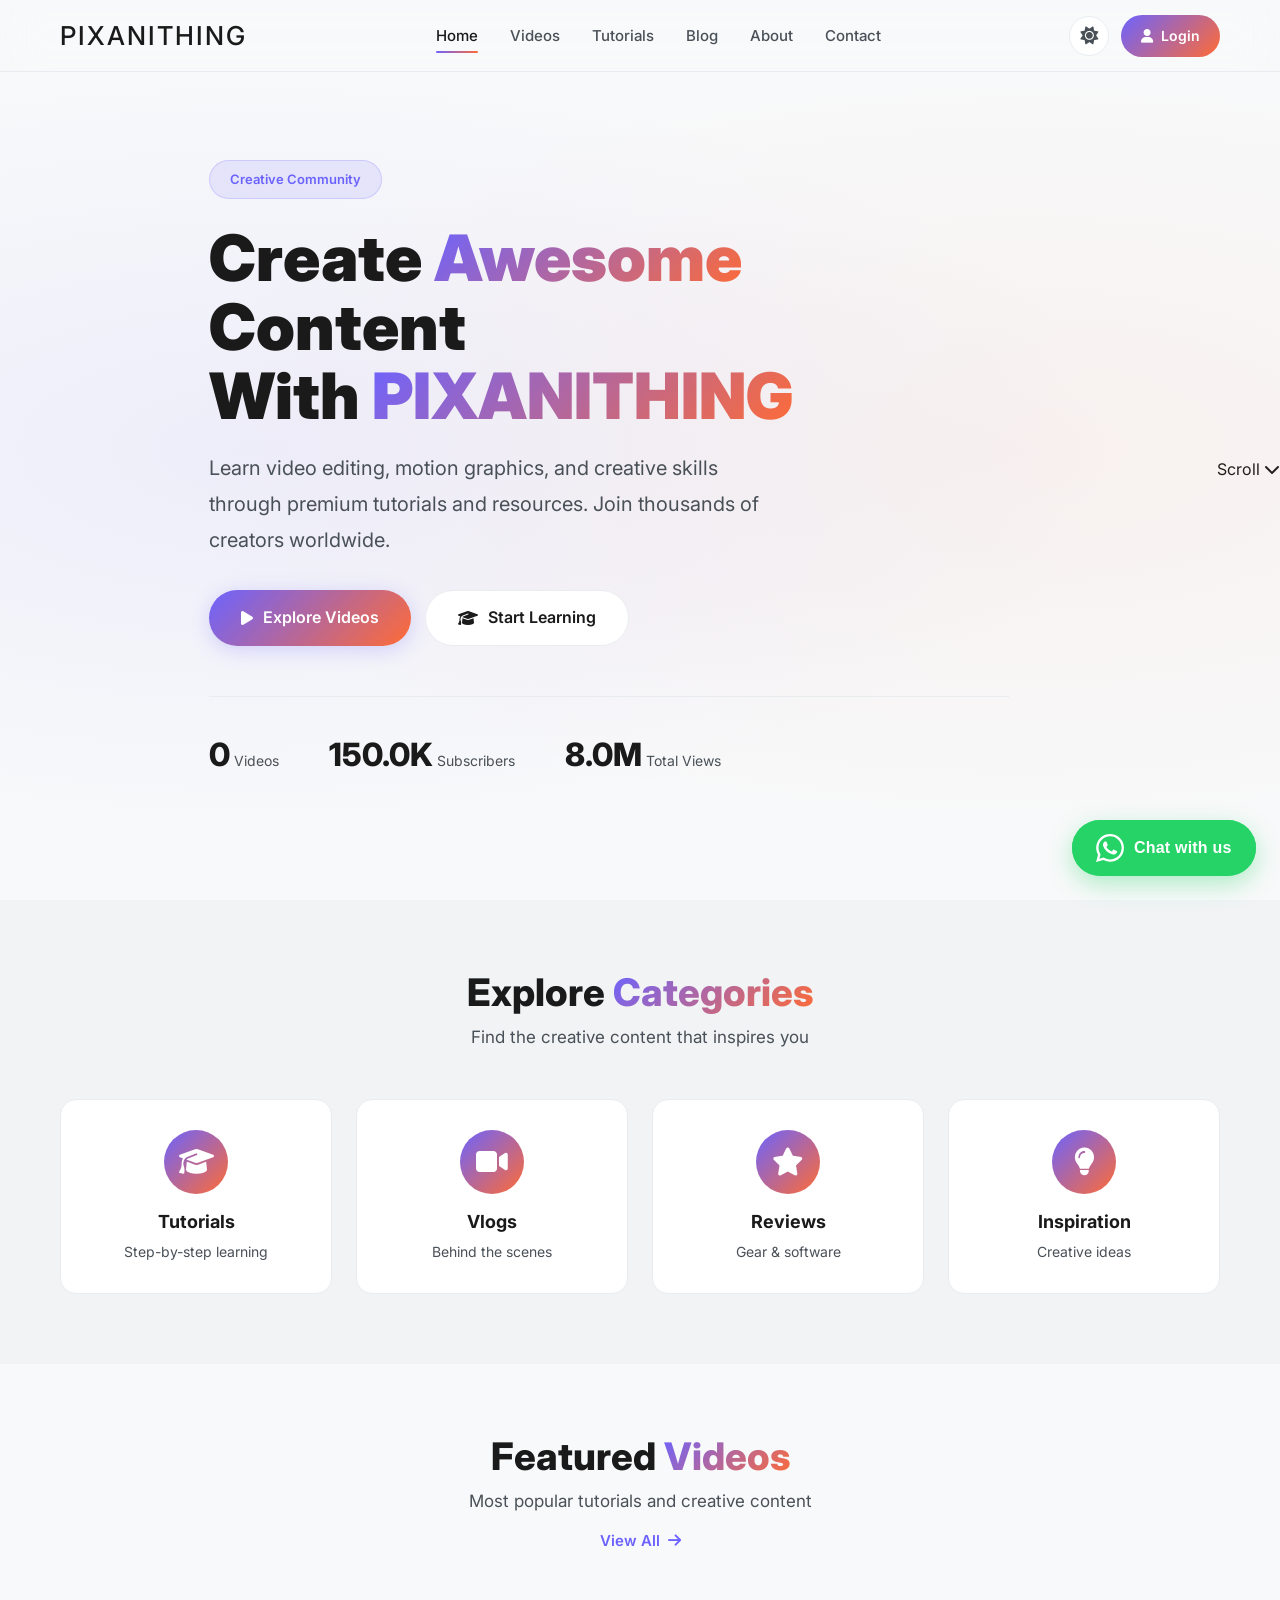
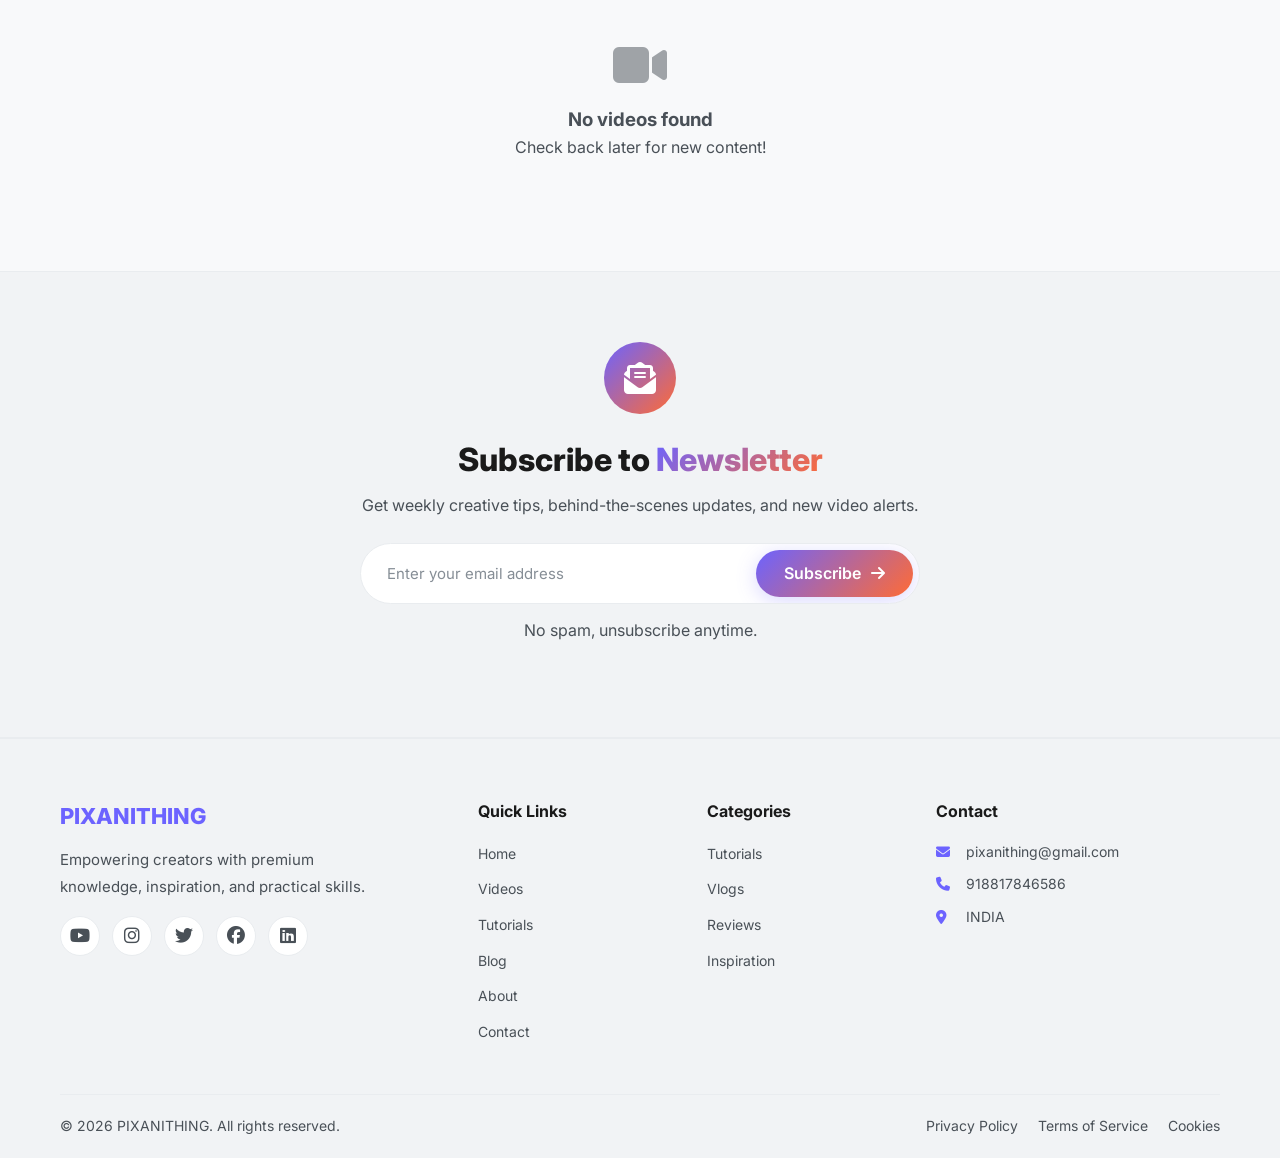
<file: index.html>
<!DOCTYPE html>
<html lang="en" data-theme="dark">
<head>
    <meta charset="UTF-8" />
    <meta name="viewport" content="width=device-width, initial-scale=1.0" />
    <title>PIXANITHING - Premium Creative Content & Tutorials</title>

    <!-- ===== SEO Meta Tags ===== -->
    <meta name="description" content="PIXANITHING - Premium creative content, video tutorials, and design resources for creators." />
    <meta name="keywords" content="creative, tutorials, video editing, design, PIXANITHING" />
    <meta name="author" content="PIXANITHING" />
    <meta property="og:title" content="PIXANITHING - Premium Creative Content" />
    <meta property="og:description" content="Learn creative skills with premium tutorials and resources." />
    <meta property="og:type" content="website" />
    <meta name="theme-color" content="#6C63FF" />

    <!-- ===== Fonts & Icons ===== -->
    <link rel="preconnect" href="https://fonts.googleapis.com" />
    <link rel="preconnect" href="https://fonts.gstatic.com" crossorigin />
    <link href="https://fonts.googleapis.com/css2?family=Inter:wght@300;400;500;600;700;800;900&display=swap" rel="stylesheet" />
    <link rel="stylesheet" href="https://cdnjs.cloudflare.com/ajax/libs/font-awesome/6.6.0/css/all.min.css" />

    <!-- ===== Custom CSS ===== -->
    <link rel="stylesheet" href="css/style.css" />

    <style>
        .hero-section {
            position: relative;
            min-height: 100vh;
            display: flex;
            align-items: center;
            padding: 120px 0 80px;
            overflow: hidden;
            background: var(--bg-primary);
        }

        .hero-section .hero-bg {
            position: absolute;
            top: 0;
            left: 0;
            width: 100%;
            height: 100%;
            background: radial-gradient(ellipse at 20% 50%, rgba(108, 99, 255, 0.08) 0%, transparent 60%),
                        radial-gradient(ellipse at 80% 50%, rgba(255, 107, 53, 0.06) 0%, transparent 60%);
            pointer-events: none;
        }

        .hero-section .hero-content {
            position: relative;
            z-index: 2;
            max-width: 800px;
        }

        .hero-section .hero-badge {
            display: inline-flex;
            align-items: center;
            gap: 10px;
            background: rgba(108, 99, 255, 0.12);
            border: 1px solid rgba(108, 99, 255, 0.2);
            padding: 8px 20px;
            border-radius: 50px;
            font-size: 13px;
            font-weight: 600;
            color: var(--accent-primary);
            margin-bottom: 24px;
            animation: fadeInUp 0.6s ease;
        }

        .hero-section .hero-title {
            font-size: 64px;
            font-weight: 900;
            line-height: 1.08;
            margin-bottom: 20px;
            animation: fadeInUp 0.8s ease 0.2s both;
        }

        .hero-section .hero-title .highlight {
            background: var(--accent-gradient);
            -webkit-background-clip: text;
            -webkit-text-fill-color: transparent;
            background-clip: text;
        }

        .hero-section .hero-subtitle {
            font-size: 20px;
            color: var(--text-secondary);
            max-width: 560px;
            margin-bottom: 32px;
            line-height: 1.8;
            animation: fadeInUp 0.8s ease 0.4s both;
        }

        .hero-section .hero-buttons {
            display: flex;
            gap: 14px;
            flex-wrap: wrap;
            animation: fadeInUp 0.8s ease 0.6s both;
        }

        .hero-section .hero-stats {
            display: flex;
            gap: 50px;
            margin-top: 50px;
            padding-top: 32px;
            border-top: 1px solid var(--border-color);
            animation: fadeInUp 0.8s ease 0.8s both;
        }

        .hero-section .hero-stats .stat-item .number {
            font-size: 32px;
            font-weight: 800;
            color: var(--text-primary);
        }

        .hero-section .hero-stats .stat-item .label {
            font-size: 14px;
            color: var(--text-secondary);
            margin-top: 2px;
        }

        .categories-section {
            padding: 70px 0;
            background: var(--bg-secondary);
        }

        .category-grid {
            display: grid;
            grid-template-columns: repeat(auto-fit, minmax(220px, 1fr));
            gap: 24px;
        }

        .category-card {
            background: var(--bg-card);
            border: 1px solid var(--border-color);
            border-radius: var(--radius-lg);
            padding: 30px 24px;
            text-align: center;
            transition: var(--transition);
            cursor: pointer;
            text-decoration: none;
            color: var(--text-primary);
        }

        .category-card:hover {
            transform: translateY(-8px);
            border-color: var(--accent-primary);
            box-shadow: var(--shadow-hover);
        }

        .category-card .icon {
            width: 64px;
            height: 64px;
            border-radius: 50%;
            background: var(--accent-gradient);
            display: flex;
            align-items: center;
            justify-content: center;
            margin: 0 auto 14px;
            font-size: 28px;
            color: #fff;
        }

        .category-card h3 {
            font-size: 18px;
            font-weight: 700;
            margin-bottom: 4px;
        }

        .category-card p {
            font-size: 14px;
            color: var(--text-secondary);
        }

        .featured-section {
            padding: 70px 0;
            background: var(--bg-primary);
        }

        .video-grid {
            display: grid;
            grid-template-columns: repeat(auto-fill, minmax(320px, 1fr));
            gap: 28px;
        }

        .video-card {
            background: var(--bg-card);
            border: 1px solid var(--border-color);
            border-radius: var(--radius-lg);
            overflow: hidden;
            transition: var(--transition);
            cursor: pointer;
        }

        .video-card:hover {
            transform: translateY(-6px);
            border-color: var(--accent-primary);
            box-shadow: var(--shadow-hover);
        }

        .video-card .thumbnail {
            position: relative;
            padding-top: 56.25%;
            overflow: hidden;
            background: var(--bg-input);
        }

        .video-card .thumbnail img {
            position: absolute;
            top: 0;
            left: 0;
            width: 100%;
            height: 100%;
            object-fit: cover;
            transition: var(--transition);
        }

        .video-card:hover .thumbnail img {
            transform: scale(1.04);
        }

        .video-card .thumbnail .duration {
            position: absolute;
            bottom: 10px;
            right: 10px;
            background: rgba(0, 0, 0, 0.85);
            color: #fff;
            padding: 2px 10px;
            border-radius: 4px;
            font-size: 12px;
            font-weight: 600;
        }

        .video-card .thumbnail .play-btn {
            position: absolute;
            top: 50%;
            left: 50%;
            transform: translate(-50%, -50%);
            width: 56px;
            height: 56px;
            border-radius: 50%;
            background: rgba(255, 255, 255, 0.12);
            backdrop-filter: blur(8px);
            border: 2px solid rgba(255, 255, 255, 0.25);
            color: #fff;
            font-size: 22px;
            display: flex;
            align-items: center;
            justify-content: center;
            opacity: 0;
            transition: var(--transition);
            cursor: pointer;
        }

        .video-card:hover .thumbnail .play-btn {
            opacity: 1;
        }

        .video-card .thumbnail .play-btn:hover {
            background: var(--accent-primary);
            border-color: var(--accent-primary);
            transform: translate(-50%, -50%) scale(1.1);
        }

        .video-card .thumbnail .category-tag {
            position: absolute;
            top: 12px;
            left: 12px;
            background: var(--accent-gradient);
            color: #fff;
            padding: 3px 14px;
            border-radius: 20px;
            font-size: 11px;
            font-weight: 600;
            text-transform: uppercase;
            letter-spacing: 0.5px;
        }

        .video-card .info {
            padding: 18px 20px;
        }

        .video-card .info h3 {
            font-size: 17px;
            font-weight: 700;
            margin-bottom: 8px;
            line-height: 1.4;
            display: -webkit-box;
            -webkit-line-clamp: 2;
            -webkit-box-orient: vertical;
            overflow: hidden;
        }

        .video-card .info .meta {
            display: flex;
            gap: 18px;
            font-size: 13px;
            color: var(--text-secondary);
        }

        .video-card .info .meta i {
            margin-right: 4px;
        }

        .newsletter-section {
            padding: 70px 0;
            background: var(--bg-secondary);
            border-top: 1px solid var(--border-color);
            border-bottom: 1px solid var(--border-color);
        }

        .newsletter-content {
            max-width: 560px;
            margin: 0 auto;
            text-align: center;
        }

        .newsletter-icon {
            width: 72px;
            height: 72px;
            border-radius: 50%;
            background: var(--accent-gradient);
            display: flex;
            align-items: center;
            justify-content: center;
            margin: 0 auto 20px;
            font-size: 32px;
            color: #fff;
        }

        .newsletter-content h2 {
            font-size: 32px;
            font-weight: 800;
            margin-bottom: 8px;
        }

        .newsletter-content h2 span {
            background: var(--accent-gradient);
            -webkit-background-clip: text;
            -webkit-text-fill-color: transparent;
            background-clip: text;
        }

        .newsletter-content p {
            color: var(--text-secondary);
            font-size: 16px;
            margin-bottom: 24px;
        }

        .newsletter-form {
            display: flex;
            gap: 12px;
            background: var(--bg-card);
            border: 1px solid var(--border-color);
            border-radius: 60px;
            padding: 6px;
            overflow: hidden;
        }

        .newsletter-form input {
            flex: 1;
            background: none;
            border: none;
            padding: 14px 20px;
            font-size: 15px;
            color: var(--text-primary);
            outline: none;
            font-family: var(--font-family);
        }

        .newsletter-form input::placeholder {
            color: var(--text-muted);
        }

        .newsletter-form .btn {
            padding: 12px 28px;
            border-radius: 50px;
            flex-shrink: 0;
        }

        .newsletter-note {
            font-size: 13px;
            color: var(--text-muted);
            margin-top: 14px;
        }

        @media (max-width: 992px) {
            .hero-section .hero-title {
                font-size: 44px;
            }
        }

        @media (max-width: 768px) {
            .hero-section {
                padding: 100px 0 60px;
                min-height: auto;
            }

            .hero-section .hero-title {
                font-size: 32px;
            }

            .hero-section .hero-subtitle {
                font-size: 17px;
            }

            .hero-section .hero-stats {
                gap: 24px;
                flex-wrap: wrap;
            }

            .video-grid {
                grid-template-columns: 1fr;
            }

            .category-grid {
                grid-template-columns: repeat(2, 1fr);
            }

            .newsletter-form {
                flex-direction: column;
                border-radius: var(--radius-md);
                background: transparent;
                border: none;
                padding: 0;
            }

            .newsletter-form input {
                background: var(--bg-card);
                border: 1px solid var(--border-color);
                border-radius: var(--radius-md);
                padding: 14px 18px;
            }

            .newsletter-form .btn {
                border-radius: var(--radius-md);
                justify-content: center;
            }
        }

        @media (max-width: 480px) {
            .hero-section .hero-title {
                font-size: 26px;
            }

            .hero-section .hero-buttons .btn {
                width: 100%;
                justify-content: center;
            }

            .category-grid {
                grid-template-columns: 1fr 1fr;
                gap: 14px;
            }

            .category-card {
                padding: 20px 14px;
            }

            .category-card .icon {
                width: 48px;
                height: 48px;
                font-size: 20px;
            }
        }
    </style>
</head>
<body>

    <!-- ===== PRELOADER ===== -->
    <div id="preloader">
        <div class="loader"></div>
    </div>

    <!-- ===== HEADER ===== -->
    <header id="header">
        <div class="container">
            <nav class="navbar">
                <a href="index.html" class="rectangle-logo">
    <div class="logo-text-area">
        <h1 class="logo-anithing">PIXANITHING</h1>
    </div>
</a>


                <ul class="nav-menu" id="navMenu">
                    <li><a href="index.html" class="active">Home</a></li>
                    <li><a href="videos.html">Videos</a></li>
                    <li><a href="tutorials.html">Tutorials</a></li>
                    <li><a href="blog.html">Blog</a></li>
                    <li><a href="about.html">About</a></li>
                    <li><a href="contact.html">Contact</a></li>
                </ul>

                <div class="nav-actions">
                    <button class="theme-toggle" id="themeToggle" aria-label="Toggle Theme">
                        <i class="fas fa-moon"></i>
                    </button>
                    <a href="login.html" class="btn-login">
                        <i class="fas fa-user"></i> <span class="btn-text">Login</span>
                    </a>
                    <button class="hamburger" id="hamburger" aria-label="Menu">
                        <span></span>
                        <span></span>
                        <span></span>
                    </button>
                </div>
            </nav>
        </div>
    </header>

    <!-- ===== HERO SECTION ===== -->
    <section class="hero-section" id="hero">
        <div class="hero-bg"></div>
        <div class="container">
            <div class="hero-content">
                <div class="hero-badge">
                    Creative Community
                </div>
                <h1 class="hero-title">
                    Create <span class="highlight">Awesome</span> Content<br />
                    With <span class="highlight">PIXANITHING</span>
                </h1>
                <p class="hero-subtitle">
                    Learn video editing, motion graphics, and creative skills through
                    premium tutorials and resources. Join thousands of creators worldwide.
                </p>
                <div class="hero-buttons">
                    <a href="videos.html" class="btn btn-primary">
                        <i class="fas fa-play"></i> Explore Videos
                    </a>
                    <a href="tutorials.html" class="btn btn-secondary">
                        <i class="fas fa-graduation-cap"></i> Start Learning
                    </a>
                </div>
                <div class="hero-stats">
                    <div class="stat-item">
                        <span class="number" id="statVideos">0</span>
                        <span class="label">Videos</span>
                    </div>
                    <div class="stat-item">
                        <span class="number" id="statSubscribers">0</span>
                        <span class="label">Subscribers</span>
                    </div>
                    <div class="stat-item">
                        <span class="number" id="statViews">0</span>
                        <span class="label">Total Views</span>
                    </div>
                </div>
            </div>
        </div>
        <div class="hero-scroll">
            <span>Scroll</span>
            <i class="fas fa-chevron-down"></i>
        </div>
    </section>

    <!-- ===== CATEGORIES SECTION ===== -->
    <section class="categories-section">
        <div class="container">
            <div class="section-header">
                <h2 class="section-title">Explore <span>Categories</span></h2>
                <p class="section-subtitle">Find the creative content that inspires you</p>
            </div>
            <div class="category-grid">
                <a href="videos.html?cat=tutorial" class="category-card">
                    <div class="icon"><i class="fas fa-graduation-cap"></i></div>
                    <h3>Tutorials</h3>
                    <p>Step-by-step learning</p>
                </a>
                <a href="videos.html?cat=vlog" class="category-card">
                    <div class="icon"><i class="fas fa-video"></i></div>
                    <h3>Vlogs</h3>
                    <p>Behind the scenes</p>
                </a>
                <a href="videos.html?cat=review" class="category-card">
                    <div class="icon"><i class="fas fa-star"></i></div>
                    <h3>Reviews</h3>
                    <p>Gear & software</p>
                </a>
                <a href="videos.html?cat=inspiration" class="category-card">
                    <div class="icon"><i class="fas fa-lightbulb"></i></div>
                    <h3>Inspiration</h3>
                    <p>Creative ideas</p>
                </a>
            </div>
        </div>
    </section>

    <!-- ===== FEATURED VIDEOS ===== -->
    <section class="featured-section">
        <div class="container">
            <div class="section-header">
                <h2 class="section-title">Featured <span>Videos</span></h2>
                <p class="section-subtitle">Most popular tutorials and creative content</p>
                <a href="videos.html" class="view-all">View All <i class="fas fa-arrow-right"></i></a>
            </div>
            <div class="video-grid" id="videoGrid">
                <!-- Videos will be loaded dynamically via API -->
            </div>
        </div>
    </section>

    <!-- ===== NEWSLETTER SECTION ===== -->
    <section class="newsletter-section">
        <div class="container">
            <div class="newsletter-content">
                <div class="newsletter-icon">
                    <i class="fas fa-envelope-open-text"></i>
                </div>
                <h2>Subscribe to <span>Newsletter</span></h2>
                <p>Get weekly creative tips, behind-the-scenes updates, and new video alerts.</p>
                <form class="newsletter-form" id="newsletterForm">
                    <input type="email" id="newsletterEmail" placeholder="Enter your email address" required />
                    <button type="submit" class="btn btn-primary">
                        Subscribe <i class="fas fa-arrow-right"></i>
                    </button>
                </form>
                <p class="newsletter-note">No spam, unsubscribe anytime.</p>
            </div>
        </div>
    </section>

    <!-- ===== FOOTER ===== -->
    <footer class="footer">
        <div class="container">
            <div class="footer-grid">
                <div class="footer-brand">
                    <a href="index.html" class="logo">
                        <span>PIXANI<span>THING</span></span>
                    </a>
                    <p>Empowering creators with premium knowledge, inspiration, and practical skills.</p>
                    <div class="social-links">
                        <a href="#" target="_blank"><i class="fab fa-youtube"></i></a>
                        <a href="#" target="_blank"><i class="fab fa-instagram"></i></a>
                        <a href="#" target="_blank"><i class="fab fa-twitter"></i></a>
                        <a href="#" target="_blank"><i class="fab fa-facebook"></i></a>
                        <a href="#" target="_blank"><i class="fab fa-linkedin"></i></a>
                    </div>
                </div>
                <div class="footer-links">
                    <h4>Quick Links</h4>
                    <ul>
                        <li><a href="index.html">Home</a></li>
                        <li><a href="videos.html">Videos</a></li>
                        <li><a href="tutorials.html">Tutorials</a></li>
                        <li><a href="blog.html">Blog</a></li>
                        <li><a href="about.html">About</a></li>
                        <li><a href="contact.html">Contact</a></li>
                    </ul>
                </div>
                <div class="footer-links">
                    <h4>Categories</h4>
                    <ul>
                        <li><a href="videos.html?cat=tutorial">Tutorials</a></li>
                        <li><a href="videos.html?cat=vlog">Vlogs</a></li>
                        <li><a href="videos.html?cat=review">Reviews</a></li>
                        <li><a href="videos.html?cat=inspiration">Inspiration</a></li>
                    </ul>
                </div>
                <div class="footer-contact">
                    <h4>Contact</h4>
                    <ul>
                        <li><i class="fas fa-envelope"></i>pixanithing@gmail.com</li>
                        <li><i class="fas fa-phone"></i>918817846586</li>
                        <li><i class="fas fa-map-marker-alt"></i>INDIA</li>
                    </ul>
                </div>
            </div>
            <div class="footer-bottom">
                <p>&copy; 2026 PIXANITHING. All rights reserved.</p>
                <div class="footer-bottom-links">
                    <a href="#">Privacy Policy</a>
                    <a href="#">Terms of Service</a>
                    <a href="#">Cookies</a>
                </div>
            </div>
        </div>
    </footer>

    <!-- ===== BACK TO TOP ===== -->
    <button id="backToTop" class="back-to-top" aria-label="Back to top">
        <i class="fas fa-chevron-up"></i>
    </button>

    <!-- ===== JAVASCRIPT ===== -->
    <script src="js/script.js"></script>

    <!-- ===== PAGE-SPECIFIC JAVASCRIPT ===== -->
    <script>
        document.addEventListener('DOMContentLoaded', function() {

            // ========================================
            // API CONFIG
            // ========================================
            const API_URL = 'http://localhost:5000/api';

            // ========================================
            // FETCH HELPER
            // ========================================
            async function fetchAPI(endpoint) {
                try {
                    const response = await fetch(`${API_URL}${endpoint}`);
                    const data = await response.json();
                    if (!response.ok) {
                        throw new Error(data.message || 'Something went wrong');
                    }
                    return data;
                } catch (error) {
                    console.error('API Error:', error);
                    return null;
                }
            }

            // ========================================
            // LOAD FEATURED VIDEOS
            // ========================================
            async function loadFeaturedVideos() {
                const videoGrid = document.getElementById('videoGrid');
                if (!videoGrid) return;

                try {
                    const data = await fetchAPI('/videos/featured');

                    if (!data || !data.data || data.data.length === 0) {
                        videoGrid.innerHTML = `
                            <div style="grid-column:1/-1;text-align:center;padding:40px;color:var(--text-secondary);">
                                <i class="fas fa-video" style="font-size:48px;opacity:0.5;display:block;margin-bottom:16px;"></i>
                                <h3>No videos found</h3>
                                <p>Check back later for new content!</p>
                            </div>
                        `;
                        return;
                    }

                    const videos = data.data;

                    videoGrid.innerHTML = videos.map(function(video) {
                        return `
                            <div class="video-card" onclick="location.href='video-detail.html?id=${video._id}'">
                                <div class="thumbnail">
                                    <img src="${video.thumbnail || 'https://via.placeholder.com/400x250'}" alt="${video.title}" loading="lazy" />
                                    <span class="duration">${video.duration || '00:00'}</span>
                                    <button class="play-btn" onclick="event.stopPropagation();">
                                        <i class="fas fa-play"></i>
                                    </button>
                                    <span class="category-tag">${video.category}</span>
                                </div>
                                <div class="info">
                                    <h3>${video.title}</h3>
                                    <div class="meta">
                                        <span><i class="fas fa-eye"></i> ${formatNumber(video.views || 0)} views</span>
                                        <span><i class="fas fa-calendar"></i> ${timeAgo(video.publishedAt)}</span>
                                    </div>
                                </div>
                            </div>
                        `;
                    }).join('');

                } catch (error) {
                    console.error('Error loading videos:', error);
                }
            }

            // ========================================
            // LOAD STATS
            // ========================================
            async function loadStats() {
                try {
                    const [videosData, subscribersData] = await Promise.all([
                        fetchAPI('/videos?limit=1'),
                        fetchAPI('/subscribers/count')
                    ]);

                    const totalVideos = videosData?.pagination?.total || 0;
                    const totalSubscribers = subscribersData?.count || 150000;

                    // For demo, showing static views count
                    const totalViews = 8000000;

                    document.getElementById('statVideos').textContent = formatNumber(totalVideos);
                    document.getElementById('statSubscribers').textContent = formatNumber(totalSubscribers);
                    document.getElementById('statViews').textContent = formatNumber(totalViews);

                } catch (error) {
                    console.error('Error loading stats:', error);
                }
            }

            // ========================================
            // NEWSLETTER SUBSCRIPTION
            // ========================================
            const newsletterForm = document.getElementById('newsletterForm');
            if (newsletterForm) {
                newsletterForm.addEventListener('submit', async function(e) {
                    e.preventDefault();
                    const input = document.getElementById('newsletterEmail');
                    const email = input.value.trim();

                    if (!email) {
                        input.style.borderColor = '#F44336';
                        setTimeout(() => { input.style.borderColor = ''; }, 3000);
                        return;
                    }

                    try {
                        const response = await fetch(`${API_URL}/subscribers/subscribe`, {
                            method: 'POST',
                            headers: { 'Content-Type': 'application/json' },
                            body: JSON.stringify({ email })
                        });

                        const data = await response.json();

                        if (response.ok && data.success) {
                            const btn = this.querySelector('button');
                            const originalText = btn.innerHTML;
                            btn.innerHTML = '<i class="fas fa-check"></i> Subscribed!';
                            btn.style.background = '#4CAF50';
                            input.value = '';

                            setTimeout(() => {
                                btn.innerHTML = originalText;
                                btn.style.background = '';
                            }, 3000);
                        } else {
                            showNotification(data.message || 'Subscription failed', 'error');
                        }
                    } catch (error) {
                        console.error('Newsletter error:', error);
                        showNotification('Something went wrong. Please try again.', 'error');
                    }
                });
            }

            // ========================================
            // UTILITY FUNCTIONS
            // ========================================
            function formatNumber(num) {
                if (num >= 1000000) return (num / 1000000).toFixed(1) + 'M';
                if (num >= 1000) return (num / 1000).toFixed(1) + 'K';
                return num;
            }

            function timeAgo(date) {
                const now = new Date();
                const past = new Date(date);
                const diff = Math.floor((now - past) / 1000);

                if (diff < 60) return 'Just now';
                if (diff < 3600) return Math.floor(diff / 60) + ' minutes ago';
                if (diff < 86400) return Math.floor(diff / 3600) + ' hours ago';
                if (diff < 604800) return Math.floor(diff / 86400) + ' days ago';
                if (diff < 2592000) return Math.floor(diff / 604800) + ' weeks ago';
                if (diff < 31536000) return Math.floor(diff / 2592000) + ' months ago';
                return Math.floor(diff / 31536000) + ' years ago';
            }

            function showNotification(message, type) {
                const colors = {
                    success: '#4CAF50',
                    error: '#F44336',
                    warning: '#FFC107',
                    info: '#6C63FF'
                };

                const notification = document.createElement('div');
                notification.style.cssText = `
                    position: fixed;
                    bottom: 30px;
                    right: 30px;
                    padding: 16px 24px;
                    background: ${colors[type] || colors.info};
                    color: #fff;
                    border-radius: 8px;
                    font-weight: 600;
                    z-index: 9999;
                    box-shadow: 0 4px 20px rgba(0,0,0,0.2);
                    animation: slideIn 0.3s ease;
                    max-width: 400px;
                `;
                notification.textContent = message;
                document.body.appendChild(notification);

                setTimeout(() => {
                    notification.style.opacity = '0';
                    notification.style.transition = 'opacity 0.3s ease';
                    setTimeout(() => notification.remove(), 300);
                }, 3000);
            }

            // ========================================
            // PLAY BUTTON HANDLERS
            // ========================================
            document.addEventListener('click', function(e) {
                const playBtn = e.target.closest('.play-btn');
                if (playBtn) {
                    e.stopPropagation();
                    const card = playBtn.closest('.video-card');
                    const title = card?.querySelector('h3')?.textContent || 'Video';
                    alert(`🎬 Playing: ${title}\n\n(This would open the video player in production)`);
                }
            });

            // ========================================
            // INITIALIZE
            // ========================================
            loadFeaturedVideos();
            loadStats();

            console.log('✅ PIXANITHING homepage loaded successfully!');

        });
    </script>
<!-- WhatsApp Floating Button -->
<div class="wa-float-wrapper" id="waFloatWrapper" role="complementary" aria-label="WhatsApp Chat Support">
  <a href="https://wa.me/918817846586?text=Hi%2C%20I%20would%20like%20to%20know%20more%20about%20your%20services."
     class="wa-float-btn"
     id="waFloatBtn"
     target="_blank"
     rel="noopener noreferrer"
     aria-label="Chat with us on WhatsApp">
    <span class="wa-pulse-ring" aria-hidden="true"></span>
    <span class="wa-pulse-ring" aria-hidden="true"></span>
    <svg class="wa-icon" viewBox="0 0 24 24" xmlns="http://www.w3.org/2000/svg" aria-hidden="true">
      <path d="M17.472 14.382c-.297-.149-1.758-.867-2.03-.967-.273-.099-.471-.148-.67.15-.197.297-.767.966-.94 1.164-.173.199-.347.223-.644.075-.297-.15-1.255-.463-2.39-1.475-.883-.788-1.48-1.761-1.653-2.059-.173-.297-.018-.458.13-.606.134-.133.298-.347.446-.52.149-.174.198-.298.298-.497.099-.198.05-.371-.025-.52-.075-.149-.669-1.612-.916-2.207-.242-.579-.487-.5-.669-.51-.173-.008-.371-.01-.57-.01-.198 0-.52.074-.792.372-.272.297-1.04 1.016-1.04 2.479 0 1.462 1.065 2.875 1.213 3.074.149.198 2.096 3.2 5.077 4.487.709.306 1.262.489 1.694.625.712.227 1.36.195 1.871.118.571-.085 1.758-.719 2.006-1.413.248-.694.248-1.289.173-1.413-.074-.124-.272-.198-.57-.347m-5.421 7.403h-.004a9.87 9.87 0 01-5.031-1.378l-.361-.214-3.741.982.998-3.648-.235-.374a9.86 9.86 0 01-1.51-5.26c.001-5.45 4.436-9.884 9.888-9.884 2.64 0 5.122 1.03 6.988 2.898a9.825 9.825 0 012.893 6.994c-.003 5.45-4.437 9.884-9.885 9.884m8.413-18.297A11.815 11.815 0 0012.05 0C5.495 0 .16 5.335.157 11.892c0 2.096.547 4.142 1.588 5.945L.057 24l6.305-1.654a11.882 11.882 0 005.683 1.448h.005c6.554 0 11.89-5.335 11.893-11.893a11.821 11.821 0 00-3.48-8.413Z"/>
    </svg>
    <span class="wa-label">Chat with us</span>
  </a>
</div>

<!-- CSS -->
<link rel="stylesheet" href="css/whatsapp-button.css">
<!-- JS -->
<script src="js/whatsapp-button.js" defer></script>
</body>
</html>
</file>
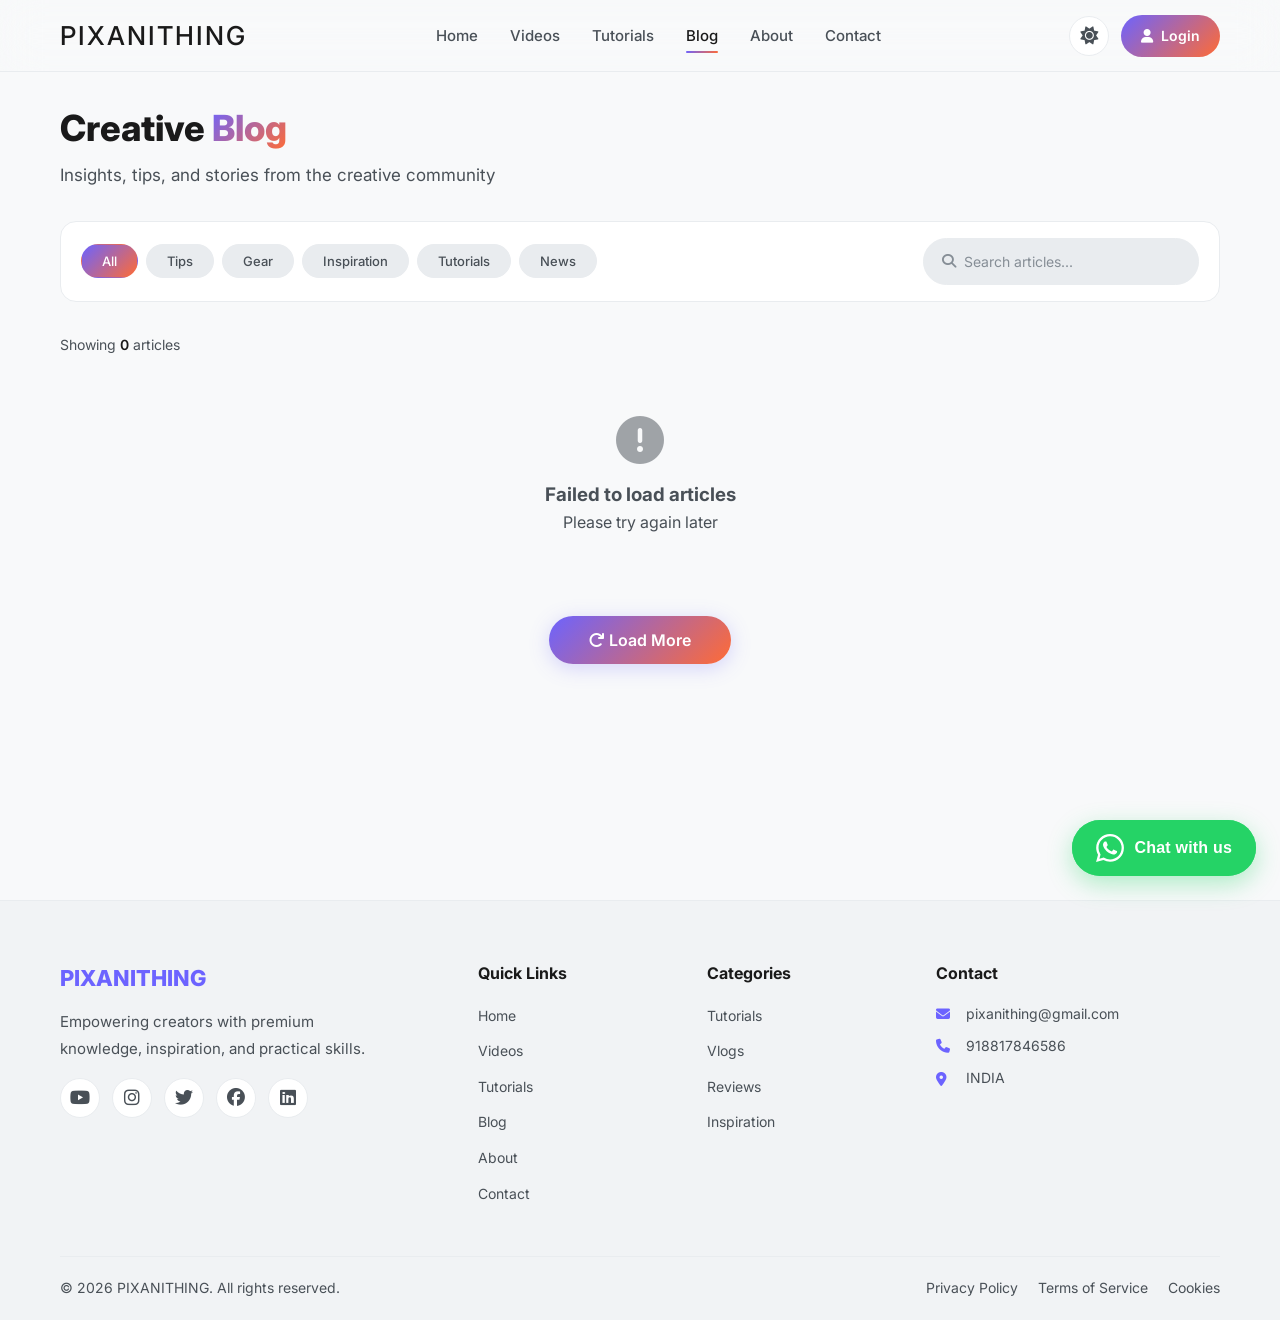
<file: blog.html>
<!DOCTYPE html>
<html lang="en" data-theme="dark">
<head>
    <meta charset="UTF-8" />
    <meta name="viewport" content="width=device-width, initial-scale=1.0" />
    <title>Blog - PIXANITHING</title>

    <!-- ===== SEO Meta Tags ===== -->
    <meta name="description" content="Creative insights, tips, and stories from the PIXANITHING community." />
    <meta name="theme-color" content="#6C63FF" />

    <!-- ===== Fonts & Icons ===== -->
    <link rel="preconnect" href="https://fonts.googleapis.com" />
    <link rel="preconnect" href="https://fonts.gstatic.com" crossorigin />
    <link href="https://fonts.googleapis.com/css2?family=Inter:wght@300;400;500;600;700;800;900&display=swap" rel="stylesheet" />
    <link rel="stylesheet" href="https://cdnjs.cloudflare.com/ajax/libs/font-awesome/6.6.0/css/all.min.css" />

    <!-- ===== Custom CSS ===== -->
    <link rel="stylesheet" href="css/style.css" />

    <style>
        /* ========================================
           BLOG PAGE SPECIFIC STYLES
           ======================================== */
        .blog-page {
            padding: 100px 0 60px;
            background: var(--bg-primary);
            min-height: 100vh;
        }

        .blog-header {
            margin-bottom: 32px;
        }

        .blog-header h1 {
            font-size: 36px;
            font-weight: 800;
        }

        .blog-header h1 span {
            background: var(--accent-gradient);
            -webkit-background-clip: text;
            -webkit-text-fill-color: transparent;
            background-clip: text;
        }

        .blog-header p {
            color: var(--text-secondary);
            font-size: 17px;
            margin-top: 4px;
        }

        /* ===== FILTER BAR ===== */
        .filter-wrapper {
            position: relative;
            margin-bottom: 32px;
        }

        .filter-bar {
            display: flex;
            flex-wrap: wrap;
            gap: 16px;
            align-items: center;
            justify-content: space-between;
            padding: 16px 20px;
            background: var(--bg-card);
            border: 1px solid var(--border-color);
            border-radius: var(--radius-lg);
            transition: top 0.3s ease, box-shadow 0.3s ease, background 0.3s ease;
        }

        @media (min-width: 769px) {
            .filter-wrapper.is-sticky .filter-bar {
                position: fixed;
                top: 72px;
                left: 50%;
                transform: translateX(-50%);
                width: calc(100% - 40px);
                max-width: var(--container-width);
                z-index: 100;
                box-shadow: var(--shadow-md);
                background: rgba(var(--bg-card), 0.95);
                backdrop-filter: blur(12px);
                border-radius: 0 0 var(--radius-lg) var(--radius-lg);
                border-top: none;
                animation: slideDown 0.3s ease;
            }
        }

        .filter-tabs {
            display: flex;
            flex-wrap: wrap;
            gap: 8px;
        }

        .filter-tab {
            padding: 8px 20px;
            border-radius: 50px;
            border: 1px solid var(--border-color);
            background: var(--bg-input);
            color: var(--text-secondary);
            cursor: pointer;
            transition: var(--transition);
            font-size: 13px;
            font-weight: 500;
            font-family: var(--font-family);
            white-space: nowrap;
        }

        .filter-tab:hover {
            border-color: var(--accent-primary);
            color: var(--text-primary);
        }

        .filter-tab.active {
            background: var(--accent-gradient);
            color: #fff;
            border-color: transparent;
        }

        .filter-search {
            display: flex;
            align-items: center;
            gap: 8px;
            background: var(--bg-input);
            border: 1px solid var(--border-color);
            border-radius: 50px;
            padding: 4px 16px 4px 18px;
            min-width: 200px;
            flex-shrink: 0;
        }

        .filter-search i {
            color: var(--text-muted);
            font-size: 14px;
        }

        .filter-search input {
            background: none;
            border: none;
            padding: 10px 0;
            color: var(--text-primary);
            font-size: 14px;
            outline: none;
            width: 100%;
            font-family: var(--font-family);
        }

        .filter-search input::placeholder {
            color: var(--text-muted);
        }

        .filter-search .clear-btn {
            display: none;
            background: none;
            border: none;
            color: var(--text-muted);
            cursor: pointer;
            font-size: 16px;
            padding: 4px;
        }

        .filter-search .clear-btn.visible {
            display: block;
        }

        .filter-search .clear-btn:hover {
            color: var(--text-primary);
        }

        /* ===== FLOATING FILTER BUTTON (Mobile) ===== */
        .filter-float-btn {
            display: none;
            position: fixed;
            bottom: 30px;
            right: 30px;
            z-index: 200;
            width: 56px;
            height: 56px;
            border-radius: 50%;
            background: var(--accent-gradient);
            color: #fff;
            border: none;
            font-size: 22px;
            cursor: pointer;
            box-shadow: 0 4px 20px rgba(108, 99, 255, 0.4);
            transition: var(--transition);
        }

        .filter-float-btn:hover {
            transform: scale(1.05);
            box-shadow: 0 8px 30px rgba(108, 99, 255, 0.5);
        }

        .filter-float-btn .badge {
            position: absolute;
            top: -4px;
            right: -4px;
            background: #FF6B35;
            color: #fff;
            font-size: 10px;
            font-weight: 700;
            width: 20px;
            height: 20px;
            border-radius: 50%;
            display: flex;
            align-items: center;
            justify-content: center;
        }

        /* ===== MOBILE FILTER OVERLAY ===== */
        .filter-overlay {
            display: none;
            position: fixed;
            top: 0;
            left: 0;
            width: 100%;
            height: 100%;
            background: rgba(0, 0, 0, 0.6);
            backdrop-filter: blur(4px);
            z-index: 300;
            justify-content: center;
            align-items: center;
            padding: 20px;
        }

        .filter-overlay.active {
            display: flex;
            animation: fadeIn 0.3s ease;
        }

        .filter-overlay .filter-panel {
            background: var(--bg-card);
            border: 1px solid var(--border-color);
            border-radius: var(--radius-lg);
            padding: 28px 24px;
            max-width: 480px;
            width: 100%;
            max-height: 80vh;
            overflow-y: auto;
            animation: scaleIn 0.3s ease;
        }

        .filter-overlay .filter-panel .panel-header {
            display: flex;
            justify-content: space-between;
            align-items: center;
            margin-bottom: 20px;
            padding-bottom: 16px;
            border-bottom: 1px solid var(--border-color);
        }

        .filter-overlay .filter-panel .panel-header h3 {
            font-size: 18px;
            font-weight: 700;
        }

        .filter-overlay .filter-panel .panel-header .close-btn {
            background: none;
            border: none;
            color: var(--text-secondary);
            font-size: 24px;
            cursor: pointer;
            transition: var(--transition);
        }

        .filter-overlay .filter-panel .panel-header .close-btn:hover {
            color: var(--text-primary);
        }

        .filter-overlay .filter-panel .filter-tabs-mobile {
            display: flex;
            flex-wrap: wrap;
            gap: 8px;
            margin-bottom: 16px;
        }

        .filter-overlay .filter-panel .filter-tabs-mobile .filter-tab {
            flex: 1 0 auto;
            text-align: center;
        }

        .filter-overlay .filter-panel .filter-search-mobile {
            display: flex;
            align-items: center;
            gap: 10px;
            background: var(--bg-input);
            border: 1px solid var(--border-color);
            border-radius: var(--radius-sm);
            padding: 4px 16px 4px 18px;
            margin-top: 8px;
        }

        .filter-overlay .filter-panel .filter-search-mobile i {
            color: var(--text-muted);
        }

        .filter-overlay .filter-panel .filter-search-mobile input {
            background: none;
            border: none;
            padding: 12px 0;
            color: var(--text-primary);
            font-size: 15px;
            outline: none;
            width: 100%;
            font-family: var(--font-family);
        }

        .filter-overlay .filter-panel .filter-search-mobile input::placeholder {
            color: var(--text-muted);
        }

        .filter-overlay .filter-panel .apply-filters-btn {
            width: 100%;
            padding: 14px;
            border-radius: var(--radius-sm);
            background: var(--accent-gradient);
            color: #fff;
            border: none;
            font-weight: 600;
            font-size: 16px;
            cursor: pointer;
            margin-top: 16px;
            font-family: var(--font-family);
            transition: var(--transition);
        }

        .filter-overlay .filter-panel .apply-filters-btn:hover {
            transform: translateY(-2px);
            box-shadow: 0 8px 30px rgba(108, 99, 255, 0.3);
        }

        /* ===== BLOG COUNT ===== */
        .blog-count {
            font-size: 14px;
            color: var(--text-secondary);
            margin-bottom: 20px;
        }

        .blog-count span {
            color: var(--text-primary);
            font-weight: 600;
        }

        /* ===== BLOG GRID ===== */
        .blog-grid {
            display: grid;
            grid-template-columns: repeat(auto-fill, minmax(340px, 1fr));
            gap: 28px;
        }

        .blog-card {
            background: var(--bg-card);
            border: 1px solid var(--border-color);
            border-radius: var(--radius-lg);
            overflow: hidden;
            transition: var(--transition);
            cursor: pointer;
            animation: fadeInUp 0.5s ease both;
        }

        .blog-card:hover {
            transform: translateY(-6px);
            border-color: var(--accent-primary);
            box-shadow: var(--shadow-hover);
        }

        .blog-card .image {
            position: relative;
            padding-top: 56.25%;
            overflow: hidden;
            background: var(--bg-input);
        }

        .blog-card .image img {
            position: absolute;
            top: 0;
            left: 0;
            width: 100%;
            height: 100%;
            object-fit: cover;
            transition: var(--transition);
        }

        .blog-card:hover .image img {
            transform: scale(1.04);
        }

        .blog-card .image .category-tag {
            position: absolute;
            top: 12px;
            left: 12px;
            background: var(--accent-gradient);
            color: #fff;
            padding: 4px 14px;
            border-radius: 20px;
            font-size: 11px;
            font-weight: 600;
            text-transform: uppercase;
            letter-spacing: 0.5px;
        }

        .blog-card .content {
            padding: 20px 22px;
        }

        .blog-card .content .meta {
            display: flex;
            gap: 16px;
            font-size: 13px;
            color: var(--text-secondary);
            margin-bottom: 10px;
            flex-wrap: wrap;
        }

        .blog-card .content .meta i {
            margin-right: 4px;
        }

        .blog-card .content h3 {
            font-size: 18px;
            font-weight: 700;
            margin-bottom: 8px;
            line-height: 1.4;
            display: -webkit-box;
            -webkit-line-clamp: 2;
            -webkit-box-orient: vertical;
            overflow: hidden;
        }

        .blog-card .content h3 a {
            color: var(--text-primary);
            transition: var(--transition);
        }

        .blog-card .content h3 a:hover {
            color: var(--accent-primary);
        }

        .blog-card .content p {
            font-size: 15px;
            color: var(--text-secondary);
            line-height: 1.7;
            display: -webkit-box;
            -webkit-line-clamp: 2;
            -webkit-box-orient: vertical;
            overflow: hidden;
            margin-bottom: 14px;
        }

        .blog-card .content .footer {
            display: flex;
            justify-content: space-between;
            align-items: center;
            padding-top: 14px;
            border-top: 1px solid var(--border-color);
        }

        .blog-card .content .footer .author {
            display: flex;
            align-items: center;
            gap: 10px;
        }

        .blog-card .content .footer .author img {
            width: 36px;
            height: 36px;
            border-radius: 50%;
            object-fit: cover;
            border: 2px solid var(--accent-gradient);
        }

        .blog-card .content .footer .author .name {
            font-size: 14px;
            font-weight: 600;
        }

        .blog-card .content .footer .author .role {
            font-size: 12px;
            color: var(--text-secondary);
        }

        .blog-card .content .footer .read-more {
            color: var(--accent-primary);
            font-weight: 600;
            font-size: 14px;
            display: inline-flex;
            align-items: center;
            gap: 6px;
            transition: var(--transition);
        }

        .blog-card .content .footer .read-more:hover {
            gap: 10px;
        }

        .loading-shimmer {
            background: var(--bg-input);
            border-radius: var(--radius-lg);
            min-height: 320px;
            animation: shimmer 1.5s infinite;
        }

        @keyframes shimmer {
            0% { opacity: 0.6; }
            50% { opacity: 1; }
            100% { opacity: 0.6; }
        }

        /* ===== LOAD MORE ===== */
        .load-more-container {
            text-align: center;
            margin-top: 40px;
        }

        .load-more-container .btn {
            padding: 14px 40px;
        }

        .load-more-container .btn .spinner {
            display: none;
            width: 18px;
            height: 18px;
            border: 2px solid rgba(255, 255, 255, 0.3);
            border-top-color: #fff;
            border-radius: 50%;
            animation: spin 0.8s linear infinite;
        }

        .load-more-container .btn.loading .spinner {
            display: inline-block;
        }

        .load-more-container .btn.loading .btn-text {
            display: none;
        }

        /* ===== NO RESULTS ===== */
        .no-results {
            display: none;
            text-align: center;
            padding: 60px 20px;
            grid-column: 1 / -1;
        }

        .no-results.show {
            display: block;
            animation: fadeInUp 0.4s ease;
        }

        .no-results i {
            font-size: 56px;
            color: var(--text-muted);
            opacity: 0.4;
            display: block;
            margin-bottom: 16px;
        }

        .no-results h3 {
            font-size: 24px;
            font-weight: 700;
            margin-bottom: 6px;
        }

        .no-results p {
            color: var(--text-secondary);
            font-size: 16px;
        }

        /* ===== RESPONSIVE ===== */
        @media (max-width: 992px) {
            .filter-bar {
                flex-direction: column;
                align-items: stretch;
                gap: 12px;
            }

            .filter-tabs {
                justify-content: center;
            }

            .filter-search {
                width: 100%;
                min-width: unset;
            }
        }

        @media (max-width: 768px) {
            .blog-page {
                padding: 80px 0 40px;
            }

            .blog-header h1 {
                font-size: 28px;
            }

            .blog-grid {
                grid-template-columns: 1fr;
                gap: 20px;
            }

            .filter-bar {
                display: none !important;
            }

            .filter-float-btn {
                display: flex;
                align-items: center;
                justify-content: center;
            }

            .filter-overlay .filter-panel {
                padding: 20px 16px;
                margin: 10px;
            }

            .filter-overlay .filter-panel .filter-tabs-mobile .filter-tab {
                font-size: 12px;
                padding: 6px 14px;
            }
        }

        @media (max-width: 480px) {
            .blog-header h1 {
                font-size: 22px;
            }

            .blog-card .content {
                padding: 16px 18px;
            }

            .blog-card .content .meta {
                font-size: 12px;
                gap: 12px;
            }

            .blog-card .content h3 {
                font-size: 16px;
            }

            .blog-card .content p {
                font-size: 14px;
            }

            .blog-card .content .footer {
                flex-direction: column;
                gap: 12px;
                align-items: flex-start;
            }

            .filter-float-btn {
                bottom: 20px;
                right: 20px;
                width: 48px;
                height: 48px;
                font-size: 18px;
            }

            .filter-overlay .filter-panel {
                padding: 16px 14px;
            }

            .filter-overlay .filter-panel .panel-header h3 {
                font-size: 16px;
            }

            .filter-overlay .filter-panel .filter-tabs-mobile .filter-tab {
                font-size: 11px;
                padding: 5px 12px;
            }
        }
    </style>
</head>
<body>

    <!-- ===== HEADER ===== -->
    <header id="header">
        <div class="container">
            <nav class="navbar">
                <a href="index.html" class="rectangle-logo">
    <div class="logo-text-area">
        <h1 class="logo-anithing">PIXANITHING</h1>
    </div>
</a>

                <ul class="nav-menu" id="navMenu">
                    <li><a href="index.html">Home</a></li>
                    <li><a href="videos.html">Videos</a></li>
                    <li><a href="tutorials.html">Tutorials</a></li>
                    <li><a href="blog.html" class="active">Blog</a></li>
                    <li><a href="about.html">About</a></li>
                    <li><a href="contact.html">Contact</a></li>
                </ul>

                <div class="nav-actions">
                    <button class="theme-toggle" id="themeToggle" aria-label="Toggle Theme">
                        <i class="fas fa-moon"></i>
                    </button>
                    <a href="login.html" class="btn-login">
                        <i class="fas fa-user"></i> <span class="btn-text">Login</span>
                    </a>
                    <button class="hamburger" id="hamburger" aria-label="Menu">
                        <span></span>
                        <span></span>
                        <span></span>
                    </button>
                </div>
            </nav>
        </div>
    </header>

    <!-- ===== BLOG PAGE ===== -->
    <section class="blog-page">
        <div class="container">

            <!-- ===== HEADER ===== -->
            <div class="blog-header">
                <h1>Creative <span>Blog</span></h1>
                <p>Insights, tips, and stories from the creative community</p>
            </div>

            <!-- ===== FILTER WRAPPER ===== -->
            <div class="filter-wrapper" id="filterWrapper">

                <!-- ===== DESKTOP FILTER BAR ===== -->
                <div class="filter-bar" id="filterBar">
                    <div class="filter-tabs" id="filterTabs">
                        <button class="filter-tab active" data-filter="all">All</button>
                        <button class="filter-tab" data-filter="tips">Tips</button>
                        <button class="filter-tab" data-filter="gear">Gear</button>
                        <button class="filter-tab" data-filter="inspiration">Inspiration</button>
                        <button class="filter-tab" data-filter="tutorial">Tutorials</button>
                        <button class="filter-tab" data-filter="news">News</button>
                    </div>
                    <div class="filter-search">
                        <i class="fas fa-search"></i>
                        <input type="text" id="searchInput" placeholder="Search articles..." />
                        <button class="clear-btn" id="clearSearch" aria-label="Clear search">
                            <i class="fas fa-times-circle"></i>
                        </button>
                    </div>
                </div>

            </div>

            <!-- ===== BLOG COUNT ===== -->
            <div class="blog-count">
                Showing <span id="visibleCount">0</span> articles
            </div>

            <!-- ===== BLOG GRID ===== -->
            <div class="blog-grid" id="blogGrid">
                <div class="loading-shimmer" style="height:340px;"></div>
                <div class="loading-shimmer" style="height:340px;"></div>
                <div class="loading-shimmer" style="height:340px;"></div>
                <div class="loading-shimmer" style="height:340px;"></div>
                <div class="loading-shimmer" style="height:340px;"></div>
                <div class="loading-shimmer" style="height:340px;"></div>
            </div>

            <!-- ===== NO RESULTS ===== -->
            <div class="no-results" id="noResults">
                <i class="fas fa-search"></i>
                <h3>No articles found</h3>
                <p>Try adjusting your search or filter criteria</p>
            </div>

            <!-- ===== LOAD MORE ===== -->
            <div class="load-more-container" id="loadMoreContainer">
                <button class="btn btn-primary" id="loadMoreBtn">
                    <span class="spinner"></span>
                    <span class="btn-text"><i class="fas fa-redo"></i> Load More</span>
                </button>
            </div>

        </div>
    </section>

    <!-- ===== FLOATING FILTER BUTTON (Mobile Only) ===== -->
    <button class="filter-float-btn" id="filterFloatBtn" aria-label="Open filters">
        <i class="fas fa-sliders-h"></i>
        <span class="badge" id="filterBadge">0</span>
    </button>

    <!-- ===== MOBILE FILTER OVERLAY ===== -->
    <div class="filter-overlay" id="filterOverlay">
        <div class="filter-panel">
            <div class="panel-header">
                <h3><i class="fas fa-sliders-h" style="color:var(--accent-primary);margin-right:8px;"></i> Filters</h3>
                <button class="close-btn" id="closeFilterOverlay">&times;</button>
            </div>

            <div class="filter-tabs-mobile" id="filterTabsMobile">
                <button class="filter-tab active" data-filter="all">All</button>
                <button class="filter-tab" data-filter="tips">Tips</button>
                <button class="filter-tab" data-filter="gear">Gear</button>
                <button class="filter-tab" data-filter="inspiration">Inspiration</button>
                <button class="filter-tab" data-filter="tutorial">Tutorials</button>
                <button class="filter-tab" data-filter="news">News</button>
            </div>

            <div class="filter-search-mobile">
                <i class="fas fa-search"></i>
                <input type="text" id="searchInputMobile" placeholder="Search articles..." />
            </div>

            <button class="apply-filters-btn" id="applyFiltersBtn">
                <i class="fas fa-check"></i> Apply Filters
            </button>
        </div>
    </div>

    <!-- ===== FOOTER ===== -->
    <footer class="footer">
        <div class="container">
            <div class="footer-grid">
                <div class="footer-brand">
                    <a href="index.html" class="logo">
                        <span>PIXANI<span>THING</span></span>
                    </a>
                    <p>Empowering creators with premium knowledge, inspiration, and practical skills.</p>
                    <div class="social-links">
                        <a href="#" target="_blank"><i class="fab fa-youtube"></i></a>
                        <a href="#" target="_blank"><i class="fab fa-instagram"></i></a>
                        <a href="#" target="_blank"><i class="fab fa-twitter"></i></a>
                        <a href="#" target="_blank"><i class="fab fa-facebook"></i></a>
                        <a href="#" target="_blank"><i class="fab fa-linkedin"></i></a>
                    </div>
                </div>
                <div class="footer-links">
                    <h4>Quick Links</h4>
                    <ul>
                        <li><a href="index.html">Home</a></li>
                        <li><a href="videos.html">Videos</a></li>
                        <li><a href="tutorials.html">Tutorials</a></li>
                        <li><a href="blog.html">Blog</a></li>
                        <li><a href="about.html">About</a></li>
                        <li><a href="contact.html">Contact</a></li>
                    </ul>
                </div>
                <div class="footer-links">
                    <h4>Categories</h4>
                    <ul>
                        <li><a href="videos.html?cat=tutorial">Tutorials</a></li>
                        <li><a href="videos.html?cat=vlog">Vlogs</a></li>
                        <li><a href="videos.html?cat=review">Reviews</a></li>
                        <li><a href="videos.html?cat=inspiration">Inspiration</a></li>
                    </ul>
                </div>
                <div class="footer-contact">
                    <h4>Contact</h4>
                    <ul>
                        <li><i class="fas fa-envelope"></i>pixanithing@gmail.com</li>
                        <li><i class="fas fa-phone"></i>918817846586</li>
                        <li><i class="fas fa-map-marker-alt"></i>INDIA</li>
                    </ul>
                </div>
            </div>
            <div class="footer-bottom">
                <p>&copy; 2026 PIXANITHING. All rights reserved.</p>
                <div class="footer-bottom-links">
                    <a href="#">Privacy Policy</a>
                    <a href="#">Terms of Service</a>
                    <a href="#">Cookies</a>
                </div>
            </div>
        </div>
    </footer>

    <!-- ===== BACK TO TOP ===== -->
    <button id="backToTop" class="back-to-top" aria-label="Back to top">
        <i class="fas fa-chevron-up"></i>
    </button>

    <!-- ===== JAVASCRIPT ===== -->
    <script src="js/script.js"></script>

    <!-- ===== PAGE-SPECIFIC JAVASCRIPT ===== -->
    <script>
        document.addEventListener('DOMContentLoaded', function() {

            // ========================================
            // API CONFIG
            // ========================================
            const API_URL = 'http://localhost:5000/api';

            // ========================================
            // DOM REFERENCES
            // ========================================
            const blogGrid = document.getElementById('blogGrid');
            const filterTabs = document.querySelectorAll('#filterTabs .filter-tab');
            const filterTabsMobile = document.querySelectorAll('#filterTabsMobile .filter-tab');
            const searchInput = document.getElementById('searchInput');
            const searchInputMobile = document.getElementById('searchInputMobile');
            const clearSearch = document.getElementById('clearSearch');
            const visibleCount = document.getElementById('visibleCount');
            const noResults = document.getElementById('noResults');
            const loadMoreBtn = document.getElementById('loadMoreBtn');
            const loadMoreContainer = document.getElementById('loadMoreContainer');
            const filterWrapper = document.getElementById('filterWrapper');
            const filterFloatBtn = document.getElementById('filterFloatBtn');
            const filterOverlay = document.getElementById('filterOverlay');
            const closeFilterOverlay = document.getElementById('closeFilterOverlay');
            const applyFiltersBtn = document.getElementById('applyFiltersBtn');
            const filterBadge = document.getElementById('filterBadge');

            // ========================================
            // STATE
            // ========================================
            let currentCategory = 'all';
            let currentSearch = '';
            let currentPage = 1;
            let totalPages = 1;
            let isLoading = false;
            let hasMore = true;

            // ========================================
            // FETCH HELPER
            // ========================================
            async function fetchAPI(endpoint) {
                try {
                    const response = await fetch(`${API_URL}${endpoint}`);
                    const data = await response.json();
                    if (!response.ok) {
                        throw new Error(data.message || 'Something went wrong');
                    }
                    return data;
                } catch (error) {
                    console.error('API Error:', error);
                    return null;
                }
            }

            // ========================================
            // UPDATE FILTER BADGE
            // ========================================
            function updateFilterBadge() {
                const total = parseInt(document.querySelector('.blog-count span')?.textContent || '0');
                const visible = document.querySelectorAll('.blog-card:not([style*="display: none"])').length;
                const diff = total - visible;

                if (diff > 0) {
                    filterBadge.textContent = diff;
                    filterBadge.style.display = 'flex';
                } else {
                    filterBadge.style.display = 'none';
                }
            }

            // ========================================
            // LOAD BLOGS FROM API
            // ========================================
            async function loadBlogs(page = 1, append = false) {
                if (isLoading) return;
                isLoading = true;

                if (!append) {
                    currentPage = 1;
                    hasMore = true;
                    blogGrid.innerHTML = `
                        <div class="loading-shimmer" style="height:340px;"></div>
                        <div class="loading-shimmer" style="height:340px;"></div>
                        <div class="loading-shimmer" style="height:340px;"></div>
                        <div class="loading-shimmer" style="height:340px;"></div>
                        <div class="loading-shimmer" style="height:340px;"></div>
                        <div class="loading-shimmer" style="height:340px;"></div>
                    `;
                }

                try {
                    let url = `/blogs?page=${page}&limit=6`;
                    if (currentCategory && currentCategory !== 'all') url += `&category=${currentCategory}`;
                    if (currentSearch) url += `&search=${currentSearch}`;

                    const data = await fetchAPI(url);

                    if (!data || !data.data) {
                        blogGrid.innerHTML = `
                            <div style="grid-column:1/-1;text-align:center;padding:40px;color:var(--text-secondary);">
                                <i class="fas fa-exclamation-circle" style="font-size:48px;opacity:0.5;display:block;margin-bottom:16px;"></i>
                                <h3>Failed to load articles</h3>
                                <p>Please try again later</p>
                            </div>
                        `;
                        isLoading = false;
                        return;
                    }

                    const blogs = data.data;
                    totalPages = data.pagination?.pages || 1;
                    hasMore = page < totalPages;

                    // Update count
                    visibleCount.textContent = data.pagination?.total || 0;

                    if (blogs.length === 0) {
                        if (!append) {
                            blogGrid.innerHTML = '';
                            noResults.classList.add('show');
                        }
                        loadMoreContainer.style.display = 'none';
                        isLoading = false;
                        return;
                    }

                    noResults.classList.remove('show');

                    // Render blogs
                    const blogHTML = blogs.map(function(blog) {
                        return `
                            <div class="blog-card" onclick="location.href='blog-post.html?slug=${blog.slug}'">
                                <div class="image">
                                    <img src="${blog.featuredImage || 'https://via.placeholder.com/800x450'}" alt="${blog.title}" loading="lazy" />
                                    <span class="category-tag">${getCategoryDisplay(blog.category)}</span>
                                </div>
                                <div class="content">
                                    <div class="meta">
                                        <span><i class="fas fa-user"></i> ${blog.author?.firstName || 'Admin'}</span>
                                        <span><i class="fas fa-calendar"></i> ${formatDate(blog.publishedAt)}</span>
                                        <span><i class="fas fa-clock"></i> ${blog.readTime || 5} min read</span>
                                        <span><i class="fas fa-comment"></i> ${blog.comments?.length || 0}</span>
                                    </div>
                                    <h3><a href="blog-post.html?slug=${blog.slug}">${blog.title}</a></h3>
                                    <p>${blog.excerpt || ''}</p>
                                    <div class="footer">
                                        <div class="author">
                                            <img src="${blog.author?.avatar || 'https://ui-avatars.com/api/?name=User'}" alt="${blog.author?.firstName || 'Admin'}" />
                                            <div>
                                                <div class="name">${blog.author?.firstName || 'Admin'} ${blog.author?.lastName || ''}</div>
                                                <div class="role">${blog.author?.role || 'Content Creator'}</div>
                                            </div>
                                        </div>
                                        <a href="blog-post.html?slug=${blog.slug}" class="read-more">
                                            Read More <i class="fas fa-arrow-right"></i>
                                        </a>
                                    </div>
                                </div>
                            </div>
                        `;
                    }).join('');

                    if (append) {
                        blogGrid.insertAdjacentHTML('beforeend', blogHTML);
                    } else {
                        blogGrid.innerHTML = blogHTML;
                    }

                    // Show/hide load more
                    if (hasMore) {
                        loadMoreContainer.style.display = 'block';
                        loadMoreBtn.querySelector('.btn-text').innerHTML = `<i class="fas fa-redo"></i> Load More`;
                    } else {
                        loadMoreContainer.style.display = 'none';
                    }

                    // Update badge
                    updateFilterBadge();

                } catch (error) {
                    console.error('Error loading blogs:', error);
                }

                isLoading = false;
            }

            // ========================================
            // UTILITY FUNCTIONS
            // ========================================
            function getCategoryDisplay(category) {
                const labels = {
                    tips: 'Tips',
                    gear: 'Gear',
                    inspiration: 'Inspiration',
                    tutorial: 'Tutorial',
                    news: 'News'
                };
                return labels[category] || category;
            }

            function formatDate(date) {
                return new Date(date).toLocaleDateString('en-US', {
                    year: 'numeric',
                    month: 'long',
                    day: 'numeric'
                });
            }

            // ========================================
            // SYNC FILTERS
            // ========================================
            function syncFilters() {
                filterTabs.forEach(function(tab) {
                    tab.classList.toggle('active', tab.dataset.filter === currentCategory);
                });

                filterTabsMobile.forEach(function(tab) {
                    tab.classList.toggle('active', tab.dataset.filter === currentCategory);
                });

                if (searchInput.value !== currentSearch) {
                    searchInput.value = currentSearch;
                }
                if (searchInputMobile.value !== currentSearch) {
                    searchInputMobile.value = currentSearch;
                }

                clearSearch.classList.toggle('visible', currentSearch.length > 0);
            }

            // ========================================
            // APPLY FILTERS
            // ========================================
            function applyFilters() {
                currentPage = 1;
                syncFilters();
                loadBlogs(1, false);
            }

            // ========================================
            // FILTER TAB CLICKS (Desktop)
            // ========================================
            filterTabs.forEach(function(tab) {
                tab.addEventListener('click', function() {
                    currentCategory = this.dataset.filter;
                    applyFilters();
                });
            });

            // ========================================
            // FILTER TAB CLICKS (Mobile)
            // ========================================
            filterTabsMobile.forEach(function(tab) {
                tab.addEventListener('click', function() {
                    filterTabsMobile.forEach(function(t) { t.classList.remove('active'); });
                    this.classList.add('active');
                    currentCategory = this.dataset.filter;
                    applyFilters();
                });
            });

            // ========================================
            // SEARCH
            // ========================================
            searchInput.addEventListener('input', function() {
                currentSearch = this.value;
                applyFilters();
            });

            searchInputMobile.addEventListener('input', function() {
                currentSearch = this.value;
                applyFilters();
            });

            clearSearch.addEventListener('click', function() {
                searchInput.value = '';
                searchInputMobile.value = '';
                currentSearch = '';
                applyFilters();
                searchInput.focus();
            });

            // ========================================
            // LOAD MORE
            // ========================================
            loadMoreBtn.addEventListener('click', function() {
                if (!hasMore || isLoading) return;
                currentPage++;
                loadBlogs(currentPage, true);
            });

            // ========================================
            // FLOATING FILTER BUTTON
            // ========================================
            filterFloatBtn.addEventListener('click', function() {
                filterOverlay.classList.add('active');
                document.body.style.overflow = 'hidden';
                syncFilters();
            });

            // ========================================
            // CLOSE FILTER OVERLAY
            // ========================================
            function closeFilterOverlayFunc() {
                filterOverlay.classList.remove('active');
                document.body.style.overflow = '';
            }

            closeFilterOverlay.addEventListener('click', closeFilterOverlayFunc);

            filterOverlay.addEventListener('click', function(e) {
                if (e.target === this) {
                    closeFilterOverlayFunc();
                }
            });

            applyFiltersBtn.addEventListener('click', function() {
                closeFilterOverlayFunc();
                applyFilters();
            });

            // ========================================
            // STICKY FILTER BAR
            // ========================================
            let filterBarSticky = false;
            const filterBar = document.getElementById('filterBar');
            const filterBarOffset = filterWrapper?.offsetTop || 0;

            function handleStickyFilter() {
                if (window.innerWidth >= 769) {
                    const scrollY = window.scrollY;
                    const headerHeight = document.getElementById('header')?.offsetHeight || 72;
                    const threshold = filterBarOffset - headerHeight - 10;

                    if (scrollY > threshold) {
                        if (!filterBarSticky) {
                            filterWrapper.classList.add('is-sticky');
                            filterBarSticky = true;
                        }
                    } else {
                        if (filterBarSticky) {
                            filterWrapper.classList.remove('is-sticky');
                            filterBarSticky = false;
                        }
                    }
                } else {
                    filterWrapper.classList.remove('is-sticky');
                    filterBarSticky = false;
                }
            }

            window.addEventListener('scroll', handleStickyFilter, { passive: true });
            window.addEventListener('resize', handleStickyFilter, { passive: true });

            // ========================================
            // KEYBOARD SHORTCUT
            // ========================================
            document.addEventListener('keydown', function(e) {
                if ((e.ctrlKey || e.metaKey) && e.key === 'k') {
                    e.preventDefault();
                    if (window.innerWidth >= 769) {
                        searchInput.focus();
                    } else {
                        filterFloatBtn.click();
                        setTimeout(function() {
                            searchInputMobile.focus();
                        }, 400);
                    }
                }

                if (e.key === 'Escape' && filterOverlay.classList.contains('active')) {
                    closeFilterOverlayFunc();
                }
            });

            // ========================================
            // INITIALIZE
            // ========================================
            loadBlogs(1, false);

            console.log('✅ Blog page loaded successfully!');

        });
    </script>
<!-- WhatsApp Floating Button -->
<div class="wa-float-wrapper" id="waFloatWrapper" role="complementary" aria-label="WhatsApp Chat Support">
  <a href="https://wa.me/918817846586?text=Hi%2C%20I%20would%20like%20to%20know%20more%20about%20your%20services."
     class="wa-float-btn"
     id="waFloatBtn"
     target="_blank"
     rel="noopener noreferrer"
     aria-label="Chat with us on WhatsApp">
    <span class="wa-pulse-ring" aria-hidden="true"></span>
    <span class="wa-pulse-ring" aria-hidden="true"></span>
    <svg class="wa-icon" viewBox="0 0 24 24" xmlns="http://www.w3.org/2000/svg" aria-hidden="true">
      <path d="M17.472 14.382c-.297-.149-1.758-.867-2.03-.967-.273-.099-.471-.148-.67.15-.197.297-.767.966-.94 1.164-.173.199-.347.223-.644.075-.297-.15-1.255-.463-2.39-1.475-.883-.788-1.48-1.761-1.653-2.059-.173-.297-.018-.458.13-.606.134-.133.298-.347.446-.52.149-.174.198-.298.298-.497.099-.198.05-.371-.025-.52-.075-.149-.669-1.612-.916-2.207-.242-.579-.487-.5-.669-.51-.173-.008-.371-.01-.57-.01-.198 0-.52.074-.792.372-.272.297-1.04 1.016-1.04 2.479 0 1.462 1.065 2.875 1.213 3.074.149.198 2.096 3.2 5.077 4.487.709.306 1.262.489 1.694.625.712.227 1.36.195 1.871.118.571-.085 1.758-.719 2.006-1.413.248-.694.248-1.289.173-1.413-.074-.124-.272-.198-.57-.347m-5.421 7.403h-.004a9.87 9.87 0 01-5.031-1.378l-.361-.214-3.741.982.998-3.648-.235-.374a9.86 9.86 0 01-1.51-5.26c.001-5.45 4.436-9.884 9.888-9.884 2.64 0 5.122 1.03 6.988 2.898a9.825 9.825 0 012.893 6.994c-.003 5.45-4.437 9.884-9.885 9.884m8.413-18.297A11.815 11.815 0 0012.05 0C5.495 0 .16 5.335.157 11.892c0 2.096.547 4.142 1.588 5.945L.057 24l6.305-1.654a11.882 11.882 0 005.683 1.448h.005c6.554 0 11.89-5.335 11.893-11.893a11.821 11.821 0 00-3.48-8.413Z"/>
    </svg>
    <span class="wa-label">Chat with us</span>
  </a>
</div>

<!-- CSS -->
<link rel="stylesheet" href="css/whatsapp-button.css">
<!-- JS -->
<script src="js/whatsapp-button.js" defer></script>
</body>
</html>
</file>
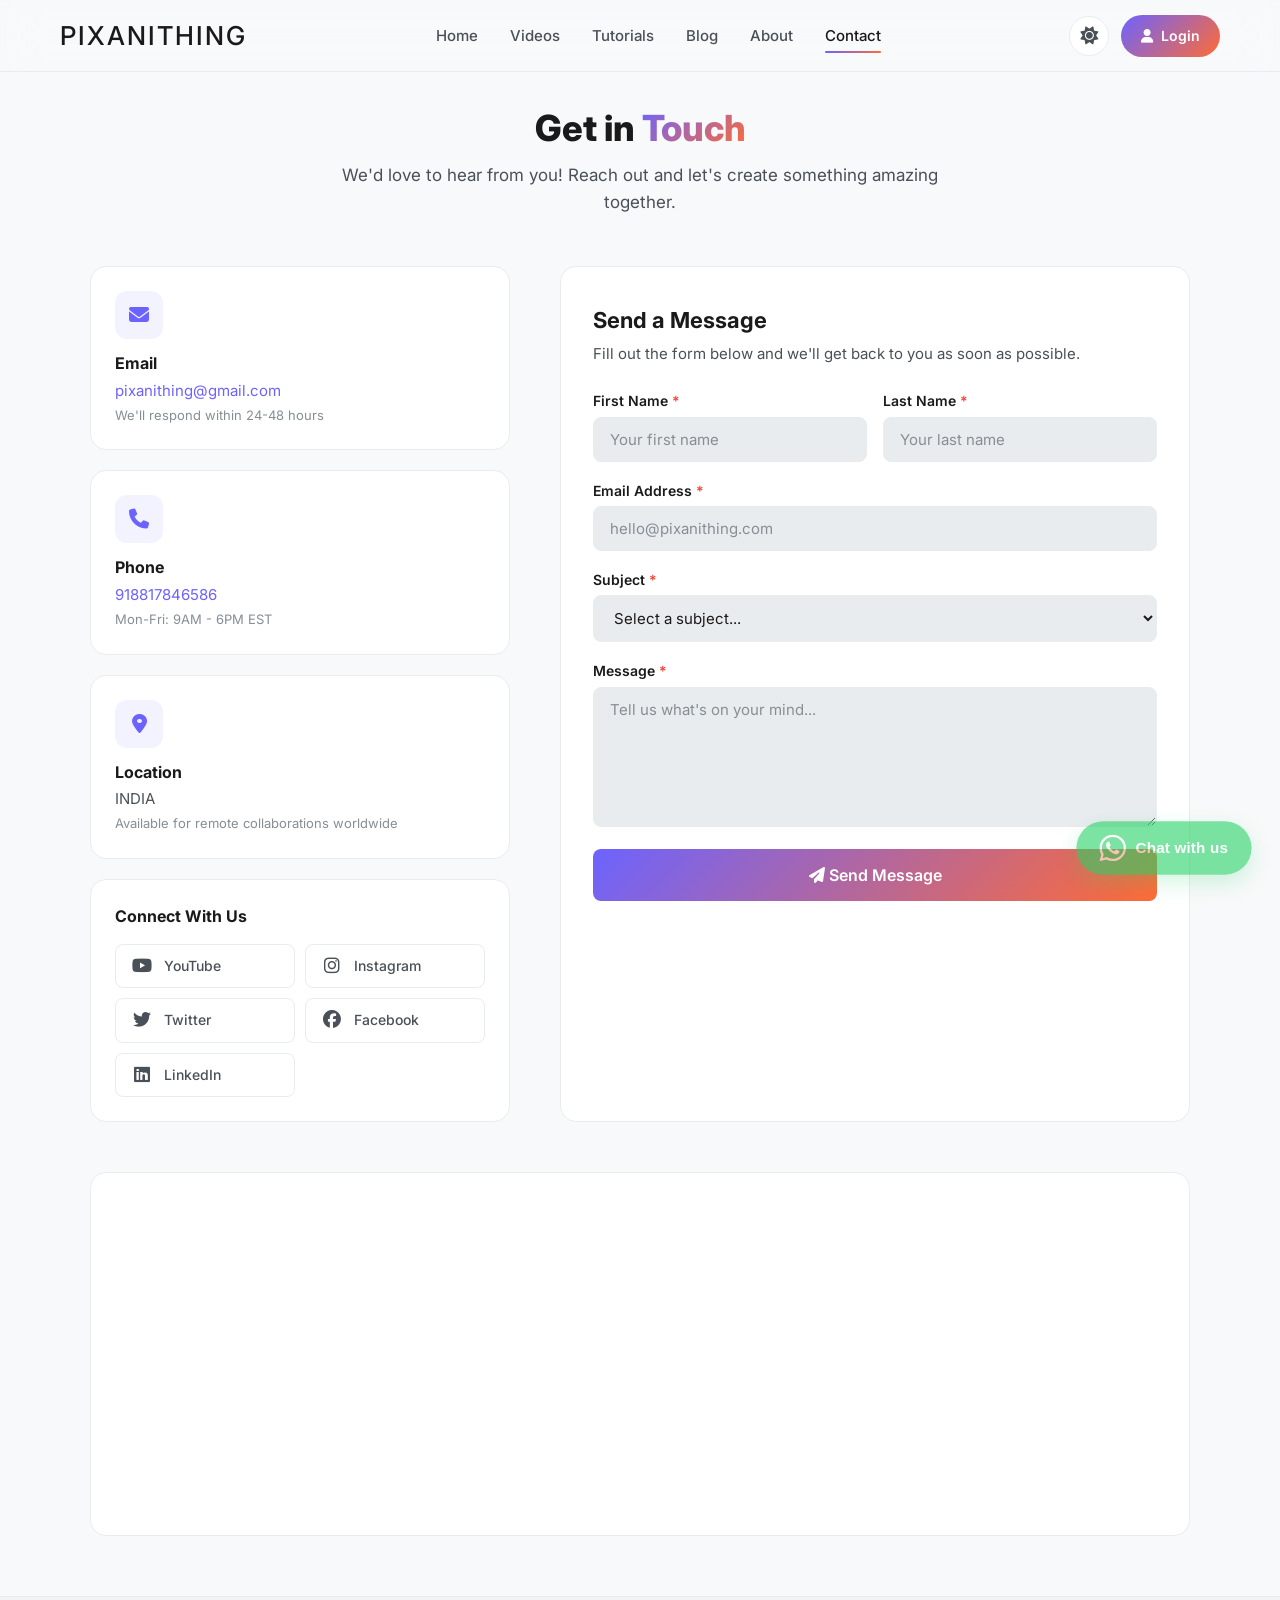
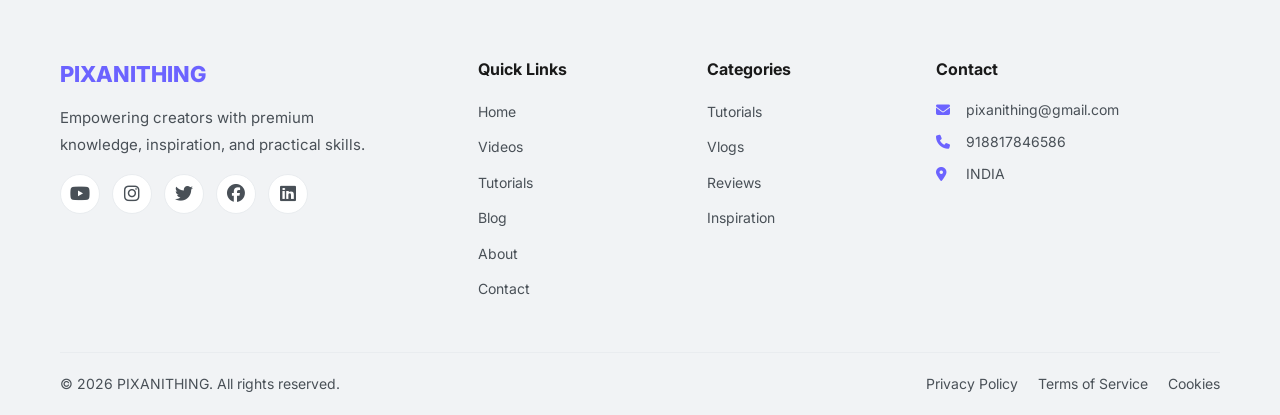
<file: contact.html>
<!DOCTYPE html>
<html lang="en" data-theme="dark">
<head>
    <meta charset="UTF-8" />
    <meta name="viewport" content="width=device-width, initial-scale=1.0" />
    <title>Contact - PIXANITHING</title>

    <!-- ===== SEO Meta Tags ===== -->
    <meta name="description" content="Get in touch with PIXANITHING. We'd love to hear from you!" />
    <meta name="theme-color" content="#6C63FF" />

    <!-- ===== Fonts & Icons ===== -->
    <link rel="preconnect" href="https://fonts.googleapis.com" />
    <link rel="preconnect" href="https://fonts.gstatic.com" crossorigin />
    <link href="https://fonts.googleapis.com/css2?family=Inter:wght@300;400;500;600;700;800;900&display=swap" rel="stylesheet" />
    <link rel="stylesheet" href="https://cdnjs.cloudflare.com/ajax/libs/font-awesome/6.6.0/css/all.min.css" />

    <!-- ===== Custom CSS ===== -->
    <link rel="stylesheet" href="css/style.css" />

    <style>
        /* ===== CONTACT PAGE SPECIFIC STYLES ===== */
        .contact-page {
            padding: 100px 0 60px;
            background: var(--bg-primary);
            min-height: 100vh;
        }

        .contact-header {
            text-align: center;
            max-width: 600px;
            margin: 0 auto 50px;
        }

        .contact-header h1 {
            font-size: 36px;
            font-weight: 800;
        }

        .contact-header h1 span {
            background: var(--accent-gradient);
            -webkit-background-clip: text;
            -webkit-text-fill-color: transparent;
            background-clip: text;
        }

        .contact-header p {
            color: var(--text-secondary);
            font-size: 17px;
            margin-top: 4px;
        }

        /* ===== CONTACT GRID ===== */
        .contact-grid {
            display: grid;
            grid-template-columns: 1fr 1.5fr;
            gap: 50px;
            max-width: 1100px;
            margin: 0 auto;
        }

        /* ===== CONTACT INFO ===== */
        .contact-info {
            display: flex;
            flex-direction: column;
            gap: 20px;
        }

        .contact-info .info-card {
            background: var(--bg-card);
            border: 1px solid var(--border-color);
            border-radius: var(--radius-lg);
            padding: 24px;
            transition: var(--transition);
        }

        .contact-info .info-card:hover {
            border-color: var(--accent-primary);
            transform: translateY(-3px);
        }

        .contact-info .info-card .icon {
            width: 48px;
            height: 48px;
            border-radius: 12px;
            background: rgba(108, 99, 255, 0.08);
            display: flex;
            align-items: center;
            justify-content: center;
            font-size: 20px;
            color: var(--accent-primary);
            margin-bottom: 12px;
        }

        .contact-info .info-card h3 {
            font-size: 16px;
            font-weight: 700;
            margin-bottom: 2px;
        }

        .contact-info .info-card p {
            color: var(--text-secondary);
            font-size: 15px;
            line-height: 1.6;
        }

        .contact-info .info-card a {
            color: var(--accent-primary);
            transition: var(--transition);
        }

        .contact-info .info-card a:hover {
            color: var(--accent-secondary);
        }

        /* ===== SOCIAL LINKS ===== */
        .social-contact {
            background: var(--bg-card);
            border: 1px solid var(--border-color);
            border-radius: var(--radius-lg);
            padding: 24px;
        }

        .social-contact h3 {
            font-size: 16px;
            font-weight: 700;
            margin-bottom: 14px;
        }

        .social-contact .social-grid {
            display: grid;
            grid-template-columns: 1fr 1fr;
            gap: 10px;
        }

        .social-contact .social-link {
            display: flex;
            align-items: center;
            gap: 10px;
            padding: 10px 14px;
            border-radius: var(--radius-sm);
            border: 1px solid var(--border-color);
            color: var(--text-secondary);
            transition: var(--transition);
            text-decoration: none;
            font-size: 14px;
            font-weight: 500;
        }

        .social-contact .social-link:hover {
            border-color: var(--accent-primary);
            color: var(--text-primary);
            transform: translateY(-2px);
        }

        .social-contact .social-link i {
            font-size: 18px;
            width: 24px;
            text-align: center;
        }

        .social-contact .social-link.youtube:hover i { color: #FF0000; }
        .social-contact .social-link.instagram:hover i { color: #E4405F; }
        .social-contact .social-link.twitter:hover i { color: #1DA1F2; }
        .social-contact .social-link.facebook:hover i { color: #1877F2; }
        .social-contact .social-link.linkedin:hover i { color: #0A66C2; }

        /* ===== CONTACT FORM ===== */
        .contact-form-wrapper {
            background: var(--bg-card);
            border: 1px solid var(--border-color);
            border-radius: var(--radius-lg);
            padding: 36px 32px;
        }

        .contact-form-wrapper h2 {
            font-size: 22px;
            font-weight: 700;
            margin-bottom: 4px;
        }

        .contact-form-wrapper .form-subtitle {
            color: var(--text-secondary);
            font-size: 15px;
            margin-bottom: 24px;
        }

        .contact-form {
            display: flex;
            flex-direction: column;
            gap: 18px;
        }

        .contact-form .form-row {
            display: grid;
            grid-template-columns: 1fr 1fr;
            gap: 16px;
        }

        .contact-form .form-group {
            display: flex;
            flex-direction: column;
            gap: 4px;
        }

        .contact-form .form-group label {
            font-size: 14px;
            font-weight: 600;
            color: var(--text-primary);
        }

        .contact-form .form-group label .required {
            color: #F44336;
        }

        .contact-form .form-group input,
        .contact-form .form-group select,
        .contact-form .form-group textarea {
            padding: 12px 16px;
            border-radius: var(--radius-sm);
            border: 1px solid var(--border-color);
            background: var(--bg-input);
            color: var(--text-primary);
            font-size: 15px;
            font-family: var(--font-family);
            transition: var(--transition);
            outline: none;
        }

        .contact-form .form-group input:focus,
        .contact-form .form-group select:focus,
        .contact-form .form-group textarea:focus {
            border-color: var(--accent-primary);
            box-shadow: 0 0 0 3px rgba(108, 99, 255, 0.08);
        }

        .contact-form .form-group input::placeholder,
        .contact-form .form-group textarea::placeholder {
            color: var(--text-muted);
        }

        .contact-form .form-group textarea {
            resize: vertical;
            min-height: 140px;
        }

        .contact-form .form-group .error-message {
            color: #F44336;
            font-size: 13px;
            display: none;
        }

        .contact-form .form-group.error input,
        .contact-form .form-group.error select,
        .contact-form .form-group.error textarea {
            border-color: #F44336;
        }

        .contact-form .form-group.error .error-message {
            display: block;
        }

        .contact-form .submit-btn {
            padding: 16px;
            border-radius: var(--radius-sm);
            background: var(--accent-gradient);
            color: #fff;
            border: none;
            font-weight: 600;
            font-size: 16px;
            font-family: var(--font-family);
            cursor: pointer;
            transition: var(--transition);
            display: flex;
            align-items: center;
            justify-content: center;
            gap: 10px;
            margin-top: 4px;
        }

        .contact-form .submit-btn:hover {
            transform: translateY(-2px);
            box-shadow: 0 8px 30px rgba(108, 99, 255, 0.3);
        }

        .contact-form .submit-btn:disabled {
            opacity: 0.6;
            cursor: not-allowed;
            transform: none;
        }

        .contact-form .submit-btn .spinner {
            display: none;
            width: 20px;
            height: 20px;
            border: 2px solid rgba(255, 255, 255, 0.3);
            border-top-color: #fff;
            border-radius: 50%;
            animation: spin 0.8s linear infinite;
        }

        .contact-form .submit-btn.loading .spinner {
            display: inline-block;
        }

        .contact-form .submit-btn.loading .btn-text {
            display: none;
        }

        /* ===== SUCCESS ===== */
        .form-success {
            display: none;
            text-align: center;
            padding: 30px 20px;
        }

        .form-success.show {
            display: block;
            animation: fadeInUp 0.5s ease;
        }

        .form-success .success-icon {
            width: 72px;
            height: 72px;
            border-radius: 50%;
            background: rgba(76, 175, 80, 0.12);
            display: flex;
            align-items: center;
            justify-content: center;
            margin: 0 auto 16px;
            font-size: 32px;
            color: #4CAF50;
        }

        .form-success h3 {
            font-size: 22px;
            font-weight: 700;
            margin-bottom: 4px;
        }

        .form-success p {
            color: var(--text-secondary);
            font-size: 16px;
        }

        /* ===== MAP ===== */
        .map-section {
            margin-top: 50px;
            max-width: 1100px;
            margin-left: auto;
            margin-right: auto;
        }

        .map-container {
            border-radius: var(--radius-lg);
            overflow: hidden;
            border: 1px solid var(--border-color);
            background: var(--bg-card);
            padding: 6px;
        }

        .map-container iframe {
            width: 100%;
            height: 350px;
            border: none;
            border-radius: calc(var(--radius-lg) - 4px);
            display: block;
        }

        /* ===== RESPONSIVE ===== */
        @media (max-width: 992px) {
            .contact-grid {
                grid-template-columns: 1fr;
                gap: 30px;
            }

            .contact-info {
                display: grid;
                grid-template-columns: 1fr 1fr;
                gap: 20px;
            }

            .social-contact {
                grid-column: 1 / -1;
            }
        }

        @media (max-width: 768px) {
            .contact-page {
                padding: 80px 0 40px;
            }

            .contact-header h1 {
                font-size: 28px;
            }

            .contact-info {
                grid-template-columns: 1fr;
            }

            .contact-form-wrapper {
                padding: 24px 18px;
            }

            .contact-form .form-row {
                grid-template-columns: 1fr;
            }

            .social-contact .social-grid {
                grid-template-columns: 1fr;
            }

            .map-container iframe {
                height: 250px;
            }
        }

        @media (max-width: 480px) {
            .contact-header h1 {
                font-size: 22px;
            }

            .contact-form-wrapper {
                padding: 16px 14px;
            }

            .contact-form-wrapper h2 {
                font-size: 18px;
            }

            .contact-info .info-card {
                padding: 18px;
            }

            .contact-form .submit-btn {
                font-size: 14px;
                padding: 14px;
            }
        }
    </style>
</head>
<body>

    <!-- ===== HEADER ===== -->
    <header id="header">
        <div class="container">
            <nav class="navbar">
                <a href="index.html" class="rectangle-logo">
    <div class="logo-text-area">
        <h1 class="logo-anithing">PIXANITHING</h1>
    </div>
</a>

                <ul class="nav-menu" id="navMenu">
                    <li><a href="index.html">Home</a></li>
                    <li><a href="videos.html">Videos</a></li>
                    <li><a href="tutorials.html">Tutorials</a></li>
                    <li><a href="blog.html">Blog</a></li>
                    <li><a href="about.html">About</a></li>
                    <li><a href="contact.html" class="active">Contact</a></li>
                </ul>

                <div class="nav-actions">
                    <button class="theme-toggle" id="themeToggle" aria-label="Toggle Theme">
                        <i class="fas fa-moon"></i>
                    </button>
                    <a href="login.html" class="btn-login">
                        <i class="fas fa-user"></i> <span class="btn-text">Login</span>
                    </a>
                    <button class="hamburger" id="hamburger" aria-label="Menu">
                        <span></span>
                        <span></span>
                        <span></span>
                    </button>
                </div>
            </nav>
        </div>
    </header>

    <!-- ===== CONTACT PAGE ===== -->
    <section class="contact-page">
        <div class="container">

            <!-- ===== HEADER ===== -->
            <div class="contact-header">
                <h1>Get in <span>Touch</span></h1>
                <p>We'd love to hear from you! Reach out and let's create something amazing together.</p>
            </div>

            <!-- ===== CONTACT GRID ===== -->
            <div class="contact-grid">

                <!-- ===== CONTACT INFO ===== -->
                <div class="contact-info">
                    <div class="info-card">
                        <div class="icon"><i class="fas fa-envelope"></i></div>
                        <h3>Email</h3>
                        <p><a href="mailto:pixanithing@gmail.com">pixanithing@gmail.com</a></p>
                        <p style="font-size:13px;color:var(--text-muted);margin-top:2px;">We'll respond within 24-48 hours</p>
                    </div>

                    <div class="info-card">
                        <div class="icon"><i class="fas fa-phone"></i></div>
                        <h3>Phone</h3>
                        <p><a href="tel:918817846586">918817846586</a></p>
                        <p style="font-size:13px;color:var(--text-muted);margin-top:2px;">Mon-Fri: 9AM - 6PM EST</p>
                    </div>

                    <div class="info-card">
                        <div class="icon"><i class="fas fa-map-marker-alt"></i></div>
                        <h3>Location</h3>
                        <p>INDIA</p>
                        <p style="font-size:13px;color:var(--text-muted);margin-top:2px;">Available for remote collaborations worldwide</p>
                    </div>

                    <div class="social-contact">
                        <h3>Connect With Us</h3>
                        <div class="social-grid">
                            <a href="#" target="_blank" class="social-link youtube">
                                <i class="fab fa-youtube"></i> YouTube
                            </a>
                            <a href="#" target="_blank" class="social-link instagram">
                                <i class="fab fa-instagram"></i> Instagram
                            </a>
                            <a href="#" target="_blank" class="social-link twitter">
                                <i class="fab fa-twitter"></i> Twitter
                            </a>
                            <a href="#" target="_blank" class="social-link facebook">
                                <i class="fab fa-facebook"></i> Facebook
                            </a>
                            <a href="#" target="_blank" class="social-link linkedin">
                                <i class="fab fa-linkedin"></i> LinkedIn
                            </a>
                        </div>
                    </div>
                </div>

                <!-- ===== CONTACT FORM ===== -->
                <div class="contact-form-wrapper">
                    <h2>Send a Message</h2>
                    <p class="form-subtitle">Fill out the form below and we'll get back to you as soon as possible.</p>

                    <!-- Form -->
                    <form class="contact-form" id="contactForm" novalidate>
                        <div class="form-row">
                            <div class="form-group">
                                <label for="firstName">First Name <span class="required">*</span></label>
                                <input type="text" id="firstName" placeholder="Your first name" required />
                                <span class="error-message">Please enter your first name</span>
                            </div>
                            <div class="form-group">
                                <label for="lastName">Last Name <span class="required">*</span></label>
                                <input type="text" id="lastName" placeholder="Your last name" required />
                                <span class="error-message">Please enter your last name</span>
                            </div>
                        </div>

                        <div class="form-group">
                            <label for="email">Email Address <span class="required">*</span></label>
                            <input type="email" id="email" placeholder="hello@pixanithing.com" required />
                            <span class="error-message">Please enter a valid email address</span>
                        </div>

                        <div class="form-group">
                            <label for="subject">Subject <span class="required">*</span></label>
                            <select id="subject" required>
                                <option value="">Select a subject...</option>
                                <option value="general">General Inquiry</option>
                                <option value="collaboration">Collaboration / Sponsorship</option>
                                <option value="support">Technical Support</option>
                                <option value="suggestion">Content Suggestion</option>
                                <option value="feedback">Feedback</option>
                                <option value="other">Other</option>
                            </select>
                            <span class="error-message">Please select a subject</span>
                        </div>

                        <div class="form-group">
                            <label for="message">Message <span class="required">*</span></label>
                            <textarea id="message" placeholder="Tell us what's on your mind..." required></textarea>
                            <span class="error-message">Please enter your message (at least 10 characters)</span>
                        </div>

                        <button type="submit" class="submit-btn" id="submitBtn">
                            <span class="spinner"></span>
                            <span class="btn-text"><i class="fas fa-paper-plane"></i> Send Message</span>
                        </button>
                    </form>

                    <!-- Success Message -->
                    <div class="form-success" id="formSuccess">
                        <div class="success-icon"><i class="fas fa-check-circle"></i></div>
                        <h3>Message Sent! 🎉</h3>
                        <p>Thank you for reaching out! We'll get back to you within 24-48 hours.</p>
                        <button class="btn btn-primary" style="margin-top:16px;" onclick="resetForm()">
                            <i class="fas fa-redo"></i> Send Another Message
                        </button>
                    </div>
                </div>
            </div>

            <!-- ===== MAP ===== -->
            <div class="map-section">
                <div class="map-container">
                    <iframe
                        src="https://www.google.com/maps/embed?pb=!1m18!1m12!1m3!1d3024.2219901290355!2d-74.00369368400567!3d40.71312937933038!2m3!1f0!2f0!3f0!3m2!1i1024!2i768!4f13.1!3m3!1m2!1s0x89c25a316bb7e4e3%3A0xb0f4f7b2b1f8f8a5!2sNew%20York%2C%20NY%2C%20USA!5e0!3m2!1sen!2sus!4v1700000000000!5m2!1sen!2sus"
                        allowfullscreen=""
                        loading="lazy"
                        title="PIXANITHING Location"
                    ></iframe>
                </div>
            </div>

        </div>
    </section>

    <!-- ===== FOOTER ===== -->
    <footer class="footer">
        <div class="container">
            <div class="footer-grid">
                <div class="footer-brand">
                    <a href="index.html" class="logo">
                        <span>PIXANI<span>THING</span></span>
                    </a>
                    <p>Empowering creators with premium knowledge, inspiration, and practical skills.</p>
                    <div class="social-links">
                        <a href="#" target="_blank"><i class="fab fa-youtube"></i></a>
                        <a href="#" target="_blank"><i class="fab fa-instagram"></i></a>
                        <a href="#" target="_blank"><i class="fab fa-twitter"></i></a>
                        <a href="#" target="_blank"><i class="fab fa-facebook"></i></a>
                        <a href="#" target="_blank"><i class="fab fa-linkedin"></i></a>
                    </div>
                </div>
                <div class="footer-links">
                    <h4>Quick Links</h4>
                    <ul>
                        <li><a href="index.html">Home</a></li>
                        <li><a href="videos.html">Videos</a></li>
                        <li><a href="tutorials.html">Tutorials</a></li>
                        <li><a href="blog.html">Blog</a></li>
                        <li><a href="about.html">About</a></li>
                        <li><a href="contact.html">Contact</a></li>
                    </ul>
                </div>
                <div class="footer-links">
                    <h4>Categories</h4>
                    <ul>
                        <li><a href="videos.html?cat=tutorial">Tutorials</a></li>
                        <li><a href="videos.html?cat=vlog">Vlogs</a></li>
                        <li><a href="videos.html?cat=review">Reviews</a></li>
                        <li><a href="videos.html?cat=inspiration">Inspiration</a></li>
                    </ul>
                </div>
                <div class="footer-contact">
                    <h4>Contact</h4>
                    <ul>
                        <li><i class="fas fa-envelope"></i>pixanithing@gmail.com</li>
                        <li><i class="fas fa-phone"></i>918817846586</li>
                        <li><i class="fas fa-map-marker-alt"></i>INDIA</li>
                    </ul>
                </div>
            </div>
            <div class="footer-bottom">
                <p>&copy; 2026 PIXANITHING. All rights reserved.</p>
                <div class="footer-bottom-links">
                    <a href="#">Privacy Policy</a>
                    <a href="#">Terms of Service</a>
                    <a href="#">Cookies</a>
                </div>
            </div>
        </div>
    </footer>

    <!-- ===== BACK TO TOP ===== -->
    <button id="backToTop" class="back-to-top" aria-label="Back to top">
        <i class="fas fa-chevron-up"></i>
    </button>

    <!-- ===== JAVASCRIPT ===== -->
    <script src="js/script.js"></script>

    <!-- ===== PAGE-SPECIFIC JAVASCRIPT ===== -->
    <script>
        document.addEventListener('DOMContentLoaded', function() {

            // ========================================
            // CONTACT FORM
            // ========================================
            const form = document.getElementById('contactForm');
            const submitBtn = document.getElementById('submitBtn');
            const formSuccess = document.getElementById('formSuccess');

            // ===== VALIDATION HELPERS =====
            function validateField(field) {
                const group = field.closest('.form-group');
                const errorMessage = group.querySelector('.error-message');

                if (field.id === 'email') {
                    const emailRegex = /^[^\s@]+@[^\s@]+\.[^\s@]+$/;
                    if (!emailRegex.test(field.value.trim())) {
                        group.classList.add('error');
                        return false;
                    }
                } else if (field.id === 'message') {
                    if (field.value.trim().length < 10) {
                        group.classList.add('error');
                        return false;
                    }
                } else if (field.tagName === 'SELECT') {
                    if (field.value === '') {
                        group.classList.add('error');
                        return false;
                    }
                } else {
                    if (field.value.trim() === '') {
                        group.classList.add('error');
                        return false;
                    }
                }

                group.classList.remove('error');
                return true;
            }

            // ===== REAL-TIME VALIDATION =====
            const formFields = form.querySelectorAll('input, select, textarea');
            formFields.forEach(function(field) {
                field.addEventListener('blur', function() {
                    validateField(this);
                });

                field.addEventListener('input', function() {
                    const group = this.closest('.form-group');
                    if (group.classList.contains('error')) {
                        validateField(this);
                    }
                });

                field.addEventListener('change', function() {
                    if (this.tagName === 'SELECT') {
                        validateField(this);
                    }
                });
            });

            // ===== FORM SUBMISSION =====
            form.addEventListener('submit', function(e) {
                e.preventDefault();

                // Validate all fields
                let isValid = true;
                formFields.forEach(function(field) {
                    if (!validateField(field)) {
                        isValid = false;
                    }
                });

                if (!isValid) {
                    const firstError = form.querySelector('.form-group.error');
                    if (firstError) {
                        firstError.scrollIntoView({ behavior: 'smooth', block: 'center' });
                    }
                    return;
                }

                // ===== LOADING STATE =====
                submitBtn.classList.add('loading');
                submitBtn.disabled = true;

                // ===== SIMULATE API CALL =====
                setTimeout(function() {
                    // Hide form, show success
                    form.style.display = 'none';
                    formSuccess.classList.add('show');

                    // Reset loading state
                    submitBtn.classList.remove('loading');
                    submitBtn.disabled = false;

                    // Log form data (for demo)
                    const formData = {
                        firstName: document.getElementById('firstName').value,
                        lastName: document.getElementById('lastName').value,
                        email: document.getElementById('email').value,
                        subject: document.getElementById('subject').value,
                        message: document.getElementById('message').value
                    };
                    console.log('📧 Form submitted:', formData);

                }, 2000);
            });

            // ========================================
            // RESET FORM
            // ========================================
            window.resetForm = function() {
                form.reset();
                form.style.display = 'flex';
                formSuccess.classList.remove('show');

                document.querySelectorAll('.form-group').forEach(function(group) {
                    group.classList.remove('error');
                });

                // Scroll to form
                document.querySelector('.contact-form-wrapper').scrollIntoView({
                    behavior: 'smooth',
                    block: 'start'
                });
            };

            console.log('✅ Contact page loaded successfully!');

        });
    </script>
<!-- WhatsApp Floating Button -->
<div class="wa-float-wrapper" id="waFloatWrapper" role="complementary" aria-label="WhatsApp Chat Support">
  <a href="https://wa.me/918817846586?text=Hi%2C%20I%20would%20like%20to%20know%20more%20about%20your%20services."
     class="wa-float-btn"
     id="waFloatBtn"
     target="_blank"
     rel="noopener noreferrer"
     aria-label="Chat with us on WhatsApp">
    <span class="wa-pulse-ring" aria-hidden="true"></span>
    <span class="wa-pulse-ring" aria-hidden="true"></span>
    <svg class="wa-icon" viewBox="0 0 24 24" xmlns="http://www.w3.org/2000/svg" aria-hidden="true">
      <path d="M17.472 14.382c-.297-.149-1.758-.867-2.03-.967-.273-.099-.471-.148-.67.15-.197.297-.767.966-.94 1.164-.173.199-.347.223-.644.075-.297-.15-1.255-.463-2.39-1.475-.883-.788-1.48-1.761-1.653-2.059-.173-.297-.018-.458.13-.606.134-.133.298-.347.446-.52.149-.174.198-.298.298-.497.099-.198.05-.371-.025-.52-.075-.149-.669-1.612-.916-2.207-.242-.579-.487-.5-.669-.51-.173-.008-.371-.01-.57-.01-.198 0-.52.074-.792.372-.272.297-1.04 1.016-1.04 2.479 0 1.462 1.065 2.875 1.213 3.074.149.198 2.096 3.2 5.077 4.487.709.306 1.262.489 1.694.625.712.227 1.36.195 1.871.118.571-.085 1.758-.719 2.006-1.413.248-.694.248-1.289.173-1.413-.074-.124-.272-.198-.57-.347m-5.421 7.403h-.004a9.87 9.87 0 01-5.031-1.378l-.361-.214-3.741.982.998-3.648-.235-.374a9.86 9.86 0 01-1.51-5.26c.001-5.45 4.436-9.884 9.888-9.884 2.64 0 5.122 1.03 6.988 2.898a9.825 9.825 0 012.893 6.994c-.003 5.45-4.437 9.884-9.885 9.884m8.413-18.297A11.815 11.815 0 0012.05 0C5.495 0 .16 5.335.157 11.892c0 2.096.547 4.142 1.588 5.945L.057 24l6.305-1.654a11.882 11.882 0 005.683 1.448h.005c6.554 0 11.89-5.335 11.893-11.893a11.821 11.821 0 00-3.48-8.413Z"/>
    </svg>
    <span class="wa-label">Chat with us</span>
  </a>
</div>

<!-- CSS -->
<link rel="stylesheet" href="css/whatsapp-button.css">
<!-- JS -->
<script src="js/whatsapp-button.js" defer></script>
</body>
</html>
</file>
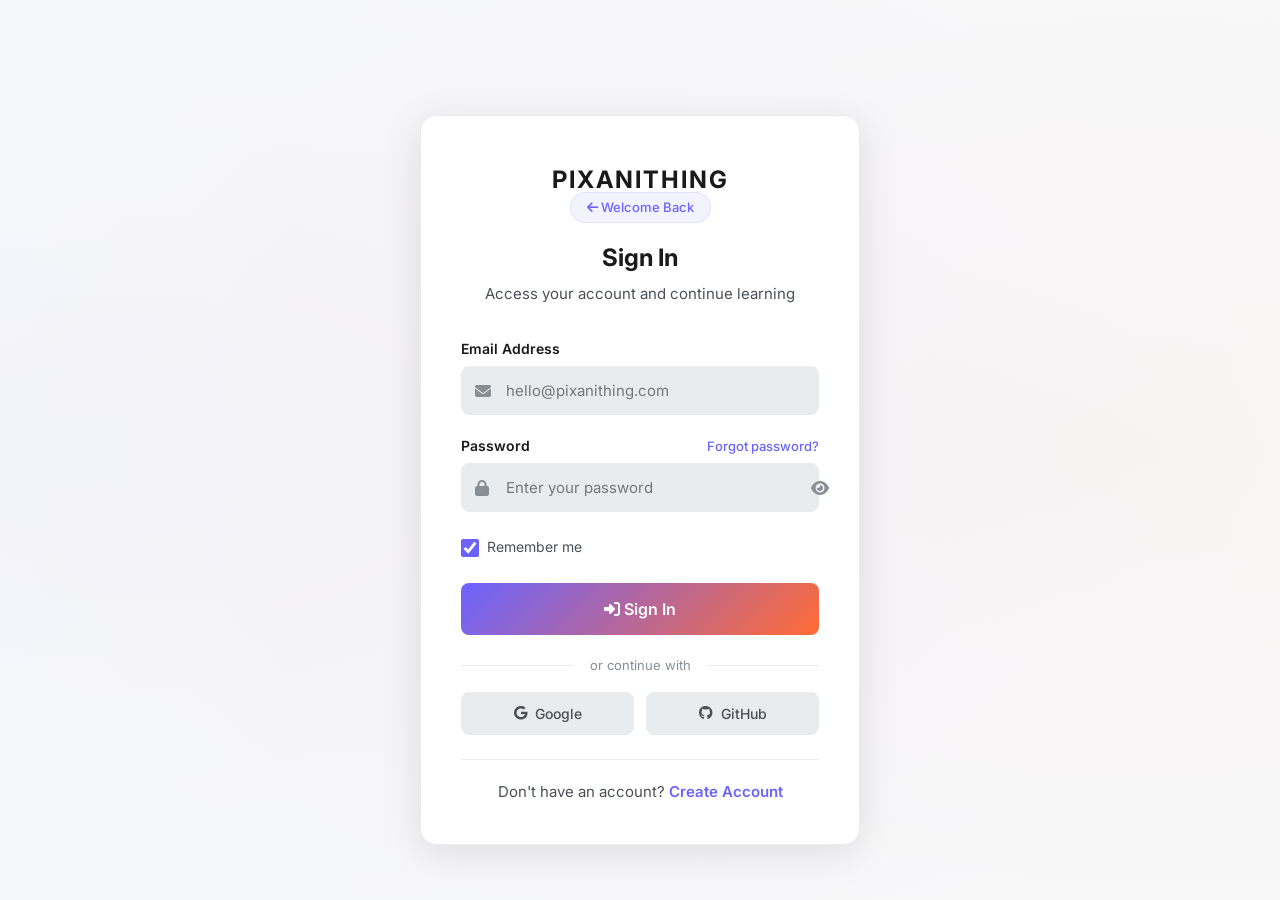
<file: dashboard.html>
<!DOCTYPE html>
<html lang="en" data-theme="dark">
<head>
    <meta charset="UTF-8" />
    <meta name="viewport" content="width=device-width, initial-scale=1.0" />
    <title>Dashboard - PIXANITHING</title>

    <!-- ===== SEO Meta Tags ===== -->
    <meta name="description" content="Your PIXANITHING dashboard - manage your learning journey." />
    <meta name="theme-color" content="#6C63FF" />

    <!-- ===== Fonts & Icons ===== -->
    <link rel="preconnect" href="https://fonts.googleapis.com" />
    <link rel="preconnect" href="https://fonts.gstatic.com" crossorigin />
    <link href="https://fonts.googleapis.com/css2?family=Inter:wght@300;400;500;600;700;800;900&display=swap" rel="stylesheet" />
    <link rel="stylesheet" href="https://cdnjs.cloudflare.com/ajax/libs/font-awesome/6.6.0/css/all.min.css" />

    <!-- ===== Custom CSS ===== -->
    <link rel="stylesheet" href="css/style.css" />

    <style>
        /* ===== DASHBOARD PAGE SPECIFIC STYLES ===== */
        .dashboard-page {
            min-height: 100vh;
            background: var(--bg-primary);
            padding: 100px 0 60px;
        }

        .dashboard-header {
            display: flex;
            justify-content: space-between;
            align-items: center;
            flex-wrap: wrap;
            gap: 16px;
            margin-bottom: 32px;
        }

        .dashboard-header .greeting h1 {
            font-size: 32px;
            font-weight: 800;
        }

        .dashboard-header .greeting h1 span {
            background: var(--accent-gradient);
            -webkit-background-clip: text;
            -webkit-text-fill-color: transparent;
            background-clip: text;
        }

        .dashboard-header .greeting p {
            color: var(--text-secondary);
            font-size: 16px;
            margin-top: 2px;
        }

        .dashboard-header .header-actions {
            display: flex;
            gap: 12px;
            align-items: center;
        }

        .dashboard-header .header-actions .btn-logout {
            padding: 10px 24px;
            border-radius: var(--radius-sm);
            background: rgba(244, 67, 54, 0.1);
            color: #F44336;
            border: 1px solid rgba(244, 67, 54, 0.2);
            font-weight: 600;
            cursor: pointer;
            transition: var(--transition);
            display: flex;
            align-items: center;
            gap: 8px;
            font-family: 'Inter', sans-serif;
            font-size: 14px;
        }

        .dashboard-header .header-actions .btn-logout:hover {
            background: #F44336;
            color: #fff;
            transform: translateY(-2px);
        }

        /* ===== STATS CARDS ===== */
        .dashboard-stats {
            display: grid;
            grid-template-columns: repeat(auto-fit, minmax(200px, 1fr));
            gap: 20px;
            margin-bottom: 40px;
        }

        .stat-card {
            background: var(--bg-card);
            border: 1px solid var(--border-color);
            border-radius: var(--radius-lg);
            padding: 24px;
            transition: var(--transition);
        }

        .stat-card:hover {
            border-color: var(--accent-primary);
            transform: translateY(-4px);
        }

        .stat-card .icon {
            width: 48px;
            height: 48px;
            border-radius: 12px;
            background: rgba(108, 99, 255, 0.08);
            display: flex;
            align-items: center;
            justify-content: center;
            font-size: 22px;
            color: var(--accent-primary);
            margin-bottom: 12px;
        }

        .stat-card .number {
            font-size: 28px;
            font-weight: 800;
            display: block;
        }

        .stat-card .label {
            font-size: 14px;
            color: var(--text-secondary);
        }

        /* ===== DASHBOARD GRID ===== */
        .dashboard-grid {
            display: grid;
            grid-template-columns: 2fr 1fr;
            gap: 30px;
        }

        .dashboard-card {
            background: var(--bg-card);
            border: 1px solid var(--border-color);
            border-radius: var(--radius-lg);
            padding: 24px;
        }

        .dashboard-card .card-header {
            display: flex;
            justify-content: space-between;
            align-items: center;
            margin-bottom: 16px;
        }

        .dashboard-card .card-header h2 {
            font-size: 18px;
            font-weight: 700;
        }

        .dashboard-card .card-header a {
            color: var(--accent-primary);
            font-size: 14px;
            font-weight: 500;
            text-decoration: none;
            transition: var(--transition);
        }

        .dashboard-card .card-header a:hover {
            color: var(--accent-secondary);
        }

        /* ===== RECENT VIDEOS ===== */
        .recent-list .recent-item {
            display: flex;
            gap: 16px;
            padding: 12px 0;
            border-bottom: 1px solid var(--border-color);
            cursor: pointer;
            transition: var(--transition);
        }

        .recent-list .recent-item:last-child {
            border-bottom: none;
        }

        .recent-list .recent-item:hover {
            padding-left: 8px;
        }

        .recent-list .recent-item img {
            width: 120px;
            height: 68px;
            border-radius: var(--radius-sm);
            object-fit: cover;
            flex-shrink: 0;
        }

        .recent-list .recent-item .info h4 {
            font-size: 15px;
            font-weight: 600;
            line-height: 1.4;
            margin-bottom: 2px;
            display: -webkit-box;
            -webkit-line-clamp: 2;
            -webkit-box-orient: vertical;
            overflow: hidden;
        }

        .recent-list .recent-item .info .meta {
            font-size: 13px;
            color: var(--text-secondary);
        }

        .recent-list .recent-item .info .meta i {
            margin-right: 4px;
        }

        .recent-list .recent-item .progress {
            margin-top: 6px;
            width: 100%;
            height: 3px;
            background: var(--bg-input);
            border-radius: 4px;
            overflow: hidden;
        }

        .recent-list .recent-item .progress .fill {
            height: 100%;
            border-radius: 4px;
            background: var(--accent-gradient);
            transition: width 0.6s ease;
        }

        .recent-list .empty-state {
            text-align: center;
            padding: 30px 0;
            color: var(--text-secondary);
        }

        .recent-list .empty-state i {
            font-size: 40px;
            opacity: 0.3;
            display: block;
            margin-bottom: 12px;
        }

        /* ===== SAVED VIDEOS ===== */
        .saved-list .saved-item {
            display: flex;
            gap: 14px;
            padding: 10px 0;
            border-bottom: 1px solid var(--border-color);
            cursor: pointer;
            transition: var(--transition);
        }

        .saved-list .saved-item:last-child {
            border-bottom: none;
        }

        .saved-list .saved-item:hover {
            padding-left: 6px;
        }

        .saved-list .saved-item img {
            width: 80px;
            height: 48px;
            border-radius: var(--radius-sm);
            object-fit: cover;
            flex-shrink: 0;
        }

        .saved-list .saved-item .info h4 {
            font-size: 14px;
            font-weight: 600;
            line-height: 1.4;
            display: -webkit-box;
            -webkit-line-clamp: 2;
            -webkit-box-orient: vertical;
            overflow: hidden;
        }

        .saved-list .saved-item .info .meta {
            font-size: 12px;
            color: var(--text-secondary);
        }

        .saved-list .empty-state {
            text-align: center;
            padding: 30px 0;
            color: var(--text-secondary);
        }

        .saved-list .empty-state i {
            font-size: 36px;
            opacity: 0.3;
            display: block;
            margin-bottom: 10px;
        }

        /* ===== PROFILE CARD ===== */
        .profile-card {
            text-align: center;
        }

        .profile-card .avatar {
            width: 80px;
            height: 80px;
            border-radius: 50%;
            border: 3px solid var(--accent-gradient);
            object-fit: cover;
            margin: 0 auto 12px;
        }

        .profile-card h3 {
            font-size: 20px;
            font-weight: 700;
        }

        .profile-card .email {
            color: var(--text-secondary);
            font-size: 14px;
            margin-bottom: 16px;
        }

        .profile-card .profile-stats {
            display: grid;
            grid-template-columns: 1fr 1fr;
            gap: 12px;
            margin-bottom: 16px;
        }

        .profile-card .profile-stats div {
            background: var(--bg-input);
            padding: 12px;
            border-radius: var(--radius-sm);
        }

        .profile-card .profile-stats div .num {
            font-size: 18px;
            font-weight: 700;
        }

        .profile-card .profile-stats div .lbl {
            font-size: 12px;
            color: var(--text-secondary);
            display: block;
        }

        .profile-card .btn-edit {
            padding: 10px 30px;
            border-radius: var(--radius-sm);
            background: var(--accent-gradient);
            color: #fff;
            border: none;
            font-weight: 600;
            cursor: pointer;
            transition: var(--transition);
            font-family: 'Inter', sans-serif;
            font-size: 14px;
            width: 100%;
        }

        .profile-card .btn-edit:hover {
            transform: translateY(-2px);
            box-shadow: 0 8px 30px rgba(108, 99, 255, 0.3);
        }

        /* ===== ACHIEVEMENTS ===== */
        .achievements {
            display: flex;
            gap: 12px;
            justify-content: center;
            flex-wrap: wrap;
            margin-top: 12px;
        }

        .achievements .badge {
            padding: 8px 16px;
            border-radius: 50px;
            background: rgba(108, 99, 255, 0.08);
            border: 1px solid rgba(108, 99, 255, 0.12);
            font-size: 13px;
            display: flex;
            align-items: center;
            gap: 6px;
            color: var(--text-secondary);
        }

        .achievements .badge i {
            color: #FFC107;
        }

        .achievements .badge.locked {
            opacity: 0.4;
        }

        /* ===== RESPONSIVE ===== */
        @media (max-width: 992px) {
            .dashboard-grid {
                grid-template-columns: 1fr;
            }
        }

        @media (max-width: 768px) {
            .dashboard-page {
                padding: 80px 0 40px;
            }

            .dashboard-header .greeting h1 {
                font-size: 24px;
            }

            .dashboard-stats {
                grid-template-columns: repeat(2, 1fr);
            }

            .recent-list .recent-item img {
                width: 100px;
                height: 56px;
            }
        }

        @media (max-width: 480px) {
            .dashboard-header {
                flex-direction: column;
                align-items: flex-start;
            }

            .dashboard-header .header-actions {
                width: 100%;
            }

            .dashboard-header .header-actions .btn-logout {
                width: 100%;
                justify-content: center;
            }

            .dashboard-stats {
                grid-template-columns: 1fr 1fr;
                gap: 12px;
            }

            .stat-card {
                padding: 16px;
            }

            .stat-card .number {
                font-size: 22px;
            }

            .dashboard-card {
                padding: 16px;
            }

            .recent-list .recent-item {
                flex-direction: column;
                align-items: flex-start;
            }

            .recent-list .recent-item img {
                width: 100%;
                height: auto;
                aspect-ratio: 16/9;
            }

            .profile-card .profile-stats {
                grid-template-columns: 1fr 1fr;
            }
        }

        @media (max-width: 380px) {
            .dashboard-stats {
                grid-template-columns: 1fr;
            }
        }
    </style>
</head>
<body>

    <!-- ===== HEADER ===== -->
    <header id="header">
        <div class="container">
            <nav class="navbar">
                <a href="index.html" class="rectangle-logo">
    <div class="logo-text-area">
        <h1 class="logo-anithing">PIXANITHING</h1>
    </div>
</a>

                <ul class="nav-menu" id="navMenu">
                    <li><a href="index.html">Home</a></li>
                    <li><a href="videos.html">Videos</a></li>
                    <li><a href="tutorials.html">Tutorials</a></li>
                    <li><a href="blog.html">Blog</a></li>
                    <li><a href="about.html">About</a></li>
                    <li><a href="contact.html">Contact</a></li>
                </ul>

                <div class="nav-actions">
                    <button class="theme-toggle" id="themeToggle" aria-label="Toggle Theme">
                        <i class="fas fa-moon"></i>
                    </button>
                    <a href="login.html" class="btn-login">
                        <i class="fas fa-user"></i> Login
                    </a>
                    <button class="hamburger" id="hamburger" aria-label="Menu">
                        <span></span>
                        <span></span>
                        <span></span>
                    </button>
                </div>
            </nav>
        </div>
    </header>

    <!-- ===== DASHBOARD PAGE ===== -->
    <section class="dashboard-page">
        <div class="container">

            <!-- ===== HEADER ===== -->
            <div class="dashboard-header">
                <div class="greeting">
                    <h1>Welcome back, <span id="userName">Creator</span> 👋</h1>
                    <p id="userEmail">creator@pixanithing.com</p>
                </div>
                <div class="header-actions">
                    <button class="btn-logout" id="logoutBtn">
                        <i class="fas fa-sign-out-alt"></i> Logout
                    </button>
                </div>
            </div>

            <!-- ===== STATS ===== -->
            <div class="dashboard-stats">
                <div class="stat-card">
                    <div class="icon"><i class="fas fa-play-circle"></i></div>
                    <span class="number" id="totalVideos">0</span>
                    <span class="label">Videos Watched</span>
                </div>
                <div class="stat-card">
                    <div class="icon"><i class="fas fa-bookmark"></i></div>
                    <span class="number" id="savedVideos">0</span>
                    <span class="label">Saved Videos</span>
                </div>
                <div class="stat-card">
                    <div class="icon"><i class="fas fa-clock"></i></div>
                    <span class="number" id="watchTime">0h</span>
                    <span class="label">Watch Time</span>
                </div>
                <div class="stat-card">
                    <div class="icon"><i class="fas fa-award"></i></div>
                    <span class="number" id="achievements">0</span>
                    <span class="label">Achievements</span>
                </div>
            </div>

            <!-- ===== GRID ===== -->
            <div class="dashboard-grid">

                <!-- ===== RECENT VIDEOS ===== -->
                <div class="dashboard-card">
                    <div class="card-header">
                        <h2><i class="fas fa-clock" style="color:var(--accent-primary);margin-right:8px;"></i> Recent Videos</h2>
                        <a href="videos.html">View All</a>
                    </div>
                    <div class="recent-list" id="recentList">
                        <!-- Will be populated by JavaScript -->
                    </div>
                </div>

                <!-- ===== PROFILE & SAVED ===== -->
                <div>

                    <!-- ===== PROFILE CARD ===== -->
                    <div class="dashboard-card profile-card" style="margin-bottom:24px;">
                        <img
                            src="https://ui-avatars.com/api/?name=Creator&background=6C63FF&color=fff&size=128"
                            alt="Profile"
                            class="avatar"
                            id="userAvatar"
                        />
                        <h3 id="profileName">Creator</h3>
                        <div class="email" id="profileEmail">creator@pixanithing.com</div>
                        <div class="profile-stats">
                            <div>
                                <span class="num" id="profileVideos">0</span>
                                <span class="lbl">Videos</span>
                            </div>
                            <div>
                                <span class="num" id="profileSaved">0</span>
                                <span class="lbl">Saved</span>
                            </div>
                        </div>
                        <button class="btn-edit" onclick="editProfile()">
                            <i class="fas fa-edit"></i> Edit Profile
                        </button>
                        <div class="achievements">
                            <span class="badge"><i class="fas fa-star"></i> First Video</span>
                            <span class="badge"><i class="fas fa-star"></i> 10 Videos</span>
                            <span class="badge locked"><i class="fas fa-star"></i> 50 Videos</span>
                        </div>
                    </div>

                    <!-- ===== SAVED VIDEOS ===== -->
                    <div class="dashboard-card">
                        <div class="card-header">
                            <h2><i class="fas fa-bookmark" style="color:var(--accent-primary);margin-right:8px;"></i> Saved Videos</h2>
                            <a href="videos.html">View All</a>
                        </div>
                        <div class="saved-list" id="savedList">
                            <!-- Will be populated by JavaScript -->
                        </div>
                    </div>

                </div>
            </div>
        </div>
    </section>

    <!-- ===== FOOTER ===== -->
    <footer class="footer">
        <div class="container">
            <div class="footer-grid">
                <div class="footer-brand">
                    <a href="index.html" class="logo">
                        <span>PIXANI<span>THING</span></span>
                    </a>
                    <p>Empowering creators with premium knowledge, inspiration, and practical skills.</p>
                    <div class="social-links">
                        <a href="#" target="_blank"><i class="fab fa-youtube"></i></a>
                        <a href="#" target="_blank"><i class="fab fa-instagram"></i></a>
                        <a href="#" target="_blank"><i class="fab fa-twitter"></i></a>
                        <a href="#" target="_blank"><i class="fab fa-facebook"></i></a>
                        <a href="#" target="_blank"><i class="fab fa-linkedin"></i></a>
                    </div>
                </div>
                <div class="footer-links">
                    <h4>Quick Links</h4>
                    <ul>
                        <li><a href="index.html">Home</a></li>
                        <li><a href="videos.html">Videos</a></li>
                        <li><a href="tutorials.html">Tutorials</a></li>
                        <li><a href="blog.html">Blog</a></li>
                        <li><a href="about.html">About</a></li>
                        <li><a href="contact.html">Contact</a></li>
                    </ul>
                </div>
                <div class="footer-links">
                    <h4>Categories</h4>
                    <ul>
                        <li><a href="videos.html?cat=tutorial">Tutorials</a></li>
                        <li><a href="videos.html?cat=vlog">Vlogs</a></li>
                        <li><a href="videos.html?cat=review">Reviews</a></li>
                        <li><a href="videos.html?cat=inspiration">Inspiration</a></li>
                    </ul>
                </div>
                <div class="footer-contact">
                    <h4>Contact</h4>
                    <ul>
                        <li><i class="fas fa-envelope"></i>pixanithing@gmail.com</li>
                        <li><i class="fas fa-phone"></i>918817846586</li>
                        <li><i class="fas fa-map-marker-alt"></i>INDIA</li>
                    </ul>
                </div>
            </div>
            <div class="footer-bottom">
                <p>&copy; 2026 PIXANITHING. All rights reserved.</p>
                <div class="footer-bottom-links">
                    <a href="#">Privacy Policy</a>
                    <a href="#">Terms of Service</a>
                    <a href="#">Cookies</a>
                </div>
            </div>
        </div>
    </footer>

    <!-- ===== BACK TO TOP ===== -->
    <button id="backToTop" class="back-to-top" aria-label="Back to top">
        <i class="fas fa-chevron-up"></i>
    </button>

    <!-- ===== JAVASCRIPT ===== -->
    <script src="js/script.js"></script>

    <!-- ===== PAGE-SPECIFIC JAVASCRIPT ===== -->
    <script>
        document.addEventListener('DOMContentLoaded', function() {

            // ===== CHECK AUTH =====
            const authToken = localStorage.getItem('authToken');
            if (!authToken) {
                window.location.href = 'login.html';
                return;
            }

            // ===== USER DATA (Demo - Replace with API data) =====
            const userData = {
                firstName: 'Creative',
                lastName: 'Creator',
                email: localStorage.getItem('userEmail') || 'creator@pixanithing.com',
                avatar: 'https://ui-avatars.com/api/?name=Creative+Creator&background=6C63FF&color=fff&size=128',
                stats: {
                    videosWatched: 47,
                    savedVideos: 12,
                    watchTime: '12.5h',
                    achievements: 3
                },
                recentVideos: [
                    { id: 1, title: 'Advanced Color Grading in Premiere Pro', thumbnail: 'https://picsum.photos/seed/vid1/400/250', views: '45K', date: '2 days ago', progress: 75 },
                    { id: 2, title: 'My Complete Home Studio Setup 2026', thumbnail: 'https://picsum.photos/seed/vid2/400/250', views: '32K', date: '5 days ago', progress: 40 },
                    { id: 3, title: 'After Effects Motion Graphics for Beginners', thumbnail: 'https://picsum.photos/seed/vid3/400/250', views: '28K', date: '1 week ago', progress: 10 },
                    { id: 4, title: 'How I Edit My YouTube Videos (Full Workflow)', thumbnail: 'https://picsum.photos/seed/vid4/400/250', views: '67K', date: '2 weeks ago', progress: 100 }
                ],
                savedVideos: [
                    { id: 5, title: 'Top 5 Essential Plugins for Premiere Pro 2026', thumbnail: 'https://picsum.photos/seed/vid5/400/250', views: '19K' },
                    { id: 6, title: 'Cinematic Lighting Techniques for Low Budget', thumbnail: 'https://picsum.photos/seed/vid6/400/250', views: '51K' },
                    { id: 7, title: 'DaVinci Resolve Color Grading: Hollywood Look', thumbnail: 'https://picsum.photos/seed/vid8/400/250', views: '7.1K' }
                ]
            };

            // ===== UPDATE UI =====
            function updateDashboard(data) {
                // Greeting
                document.getElementById('userName').textContent = `${data.firstName} ${data.lastName}`;
                document.getElementById('userEmail').textContent = data.email;
                document.getElementById('profileName').textContent = `${data.firstName} ${data.lastName}`;
                document.getElementById('profileEmail').textContent = data.email;
                document.getElementById('userAvatar').src = data.avatar;

                // Stats
                document.getElementById('totalVideos').textContent = data.stats.videosWatched;
                document.getElementById('savedVideos').textContent = data.stats.savedVideos;
                document.getElementById('watchTime').textContent = data.stats.watchTime;
                document.getElementById('achievements').textContent = data.stats.achievements;
                document.getElementById('profileVideos').textContent = data.stats.videosWatched;
                document.getElementById('profileSaved').textContent = data.stats.savedVideos;

                // Recent Videos
                const recentList = document.getElementById('recentList');
                if (data.recentVideos && data.recentVideos.length > 0) {
                    recentList.innerHTML = data.recentVideos.map(video => `
                        <div class="recent-item" onclick="location.href='video-detail.html?id=${video.id}'">
                            <img src="${video.thumbnail}" alt="${video.title}" loading="lazy" />
                            <div class="info">
                                <h4>${video.title}</h4>
                                <div class="meta">
                                    <span><i class="fas fa-eye"></i> ${video.views} views</span>
                                    <span><i class="fas fa-calendar"></i> ${video.date}</span>
                                </div>
                                <div class="progress">
                                    <div class="fill" style="width:${video.progress}%;"></div>
                                </div>
                            </div>
                        </div>
                    `).join('');
                } else {
                    recentList.innerHTML = `
                        <div class="empty-state">
                            <i class="fas fa-video"></i>
                            <p>No videos watched yet. Start learning!</p>
                        </div>
                    `;
                }

                // Saved Videos
                const savedList = document.getElementById('savedList');
                if (data.savedVideos && data.savedVideos.length > 0) {
                    savedList.innerHTML = data.savedVideos.map(video => `
                        <div class="saved-item" onclick="location.href='video-detail.html?id=${video.id}'">
                            <img src="${video.thumbnail}" alt="${video.title}" loading="lazy" />
                            <div class="info">
                                <h4>${video.title}</h4>
                                <div class="meta"><i class="fas fa-eye"></i> ${video.views} views</div>
                            </div>
                        </div>
                    `).join('');
                } else {
                    savedList.innerHTML = `
                        <div class="empty-state">
                            <i class="fas fa-bookmark"></i>
                            <p>No saved videos yet. Save videos to watch later!</p>
                        </div>
                    `;
                }
            }

            // ===== LOAD USER DATA =====
            // In production, fetch from API:
            // const response = await fetch('http://localhost:5000/api/users/me', {
            //     headers: { 'Authorization': `Bearer ${authToken}` }
            // });
            // const data = await response.json();
            // updateDashboard(data.data);

            // Demo data
            updateDashboard(userData);

            // ===== LOGOUT =====
            document.getElementById('logoutBtn').addEventListener('click', function() {
                if (confirm('Are you sure you want to logout?')) {
                    localStorage.removeItem('authToken');
                    localStorage.removeItem('userEmail');
                    localStorage.removeItem('userRole');
                    localStorage.removeItem('rememberMe');
                    window.location.href = 'login.html';
                }
            });

            // ===== EDIT PROFILE =====
            window.editProfile = function() {
                alert('✏️ Edit Profile\n\nFirst Name: ' + userData.firstName + '\nLast Name: ' + userData.lastName + '\nEmail: ' + userData.email + '\n\n(Profile editing coming soon!)');
            };

            // ===== RECENT VIDEO CLICK =====
            document.querySelectorAll('.recent-item, .saved-item').forEach(item => {
                item.addEventListener('click', function() {
                    // Already handled by onclick
                });
            });

            console.log('✅ Dashboard loaded successfully!');
            console.log('👤 Logged in as:', userData.email);
        });
    </script>
<!-- WhatsApp Floating Button -->
<div class="wa-float-wrapper" id="waFloatWrapper" role="complementary" aria-label="WhatsApp Chat Support">
  <a href="https://wa.me/918817846586?text=Hi%2C%20I%20would%20like%20to%20know%20more%20about%20your%20services."
     class="wa-float-btn"
     id="waFloatBtn"
     target="_blank"
     rel="noopener noreferrer"
     aria-label="Chat with us on WhatsApp">
    <span class="wa-pulse-ring" aria-hidden="true"></span>
    <span class="wa-pulse-ring" aria-hidden="true"></span>
    <svg class="wa-icon" viewBox="0 0 24 24" xmlns="http://www.w3.org/2000/svg" aria-hidden="true">
      <path d="M17.472 14.382c-.297-.149-1.758-.867-2.03-.967-.273-.099-.471-.148-.67.15-.197.297-.767.966-.94 1.164-.173.199-.347.223-.644.075-.297-.15-1.255-.463-2.39-1.475-.883-.788-1.48-1.761-1.653-2.059-.173-.297-.018-.458.13-.606.134-.133.298-.347.446-.52.149-.174.198-.298.298-.497.099-.198.05-.371-.025-.52-.075-.149-.669-1.612-.916-2.207-.242-.579-.487-.5-.669-.51-.173-.008-.371-.01-.57-.01-.198 0-.52.074-.792.372-.272.297-1.04 1.016-1.04 2.479 0 1.462 1.065 2.875 1.213 3.074.149.198 2.096 3.2 5.077 4.487.709.306 1.262.489 1.694.625.712.227 1.36.195 1.871.118.571-.085 1.758-.719 2.006-1.413.248-.694.248-1.289.173-1.413-.074-.124-.272-.198-.57-.347m-5.421 7.403h-.004a9.87 9.87 0 01-5.031-1.378l-.361-.214-3.741.982.998-3.648-.235-.374a9.86 9.86 0 01-1.51-5.26c.001-5.45 4.436-9.884 9.888-9.884 2.64 0 5.122 1.03 6.988 2.898a9.825 9.825 0 012.893 6.994c-.003 5.45-4.437 9.884-9.885 9.884m8.413-18.297A11.815 11.815 0 0012.05 0C5.495 0 .16 5.335.157 11.892c0 2.096.547 4.142 1.588 5.945L.057 24l6.305-1.654a11.882 11.882 0 005.683 1.448h.005c6.554 0 11.89-5.335 11.893-11.893a11.821 11.821 0 00-3.48-8.413Z"/>
    </svg>
    <span class="wa-label">Chat with us</span>
  </a>
</div>

<!-- CSS -->
<link rel="stylesheet" href="css/whatsapp-button.css">
<!-- JS -->
<script src="js/whatsapp-button.js" defer></script>
</body>
</html>
</file>
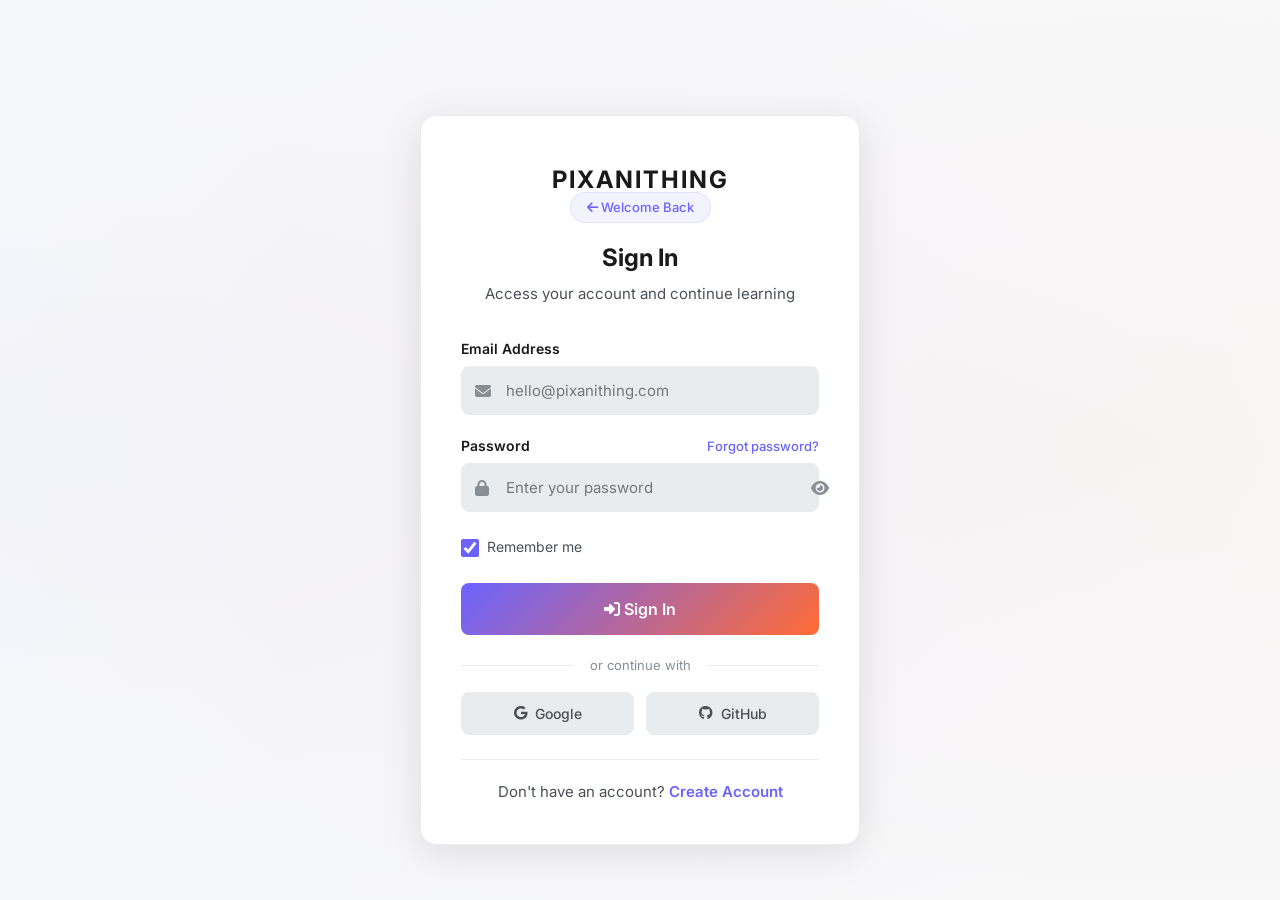
<file: login.html>
<!DOCTYPE html>
<html lang="en" data-theme="dark">
<head>
    <meta charset="UTF-8" />
    <meta name="viewport" content="width=device-width, initial-scale=1.0" />
    <title>Login - PIXANITHING</title>

    <!-- ===== SEO Meta Tags ===== -->
    <meta name="description" content="Login to PIXANITHING - Access premium creative content and tutorials." />
    <meta name="theme-color" content="#6C63FF" />

    <!-- ===== Fonts & Icons ===== -->
    <link rel="preconnect" href="https://fonts.googleapis.com" />
    <link rel="preconnect" href="https://fonts.gstatic.com" crossorigin />
    <link href="https://fonts.googleapis.com/css2?family=Inter:wght@300;400;500;600;700;800;900&display=swap" rel="stylesheet" />
    <link rel="stylesheet" href="https://cdnjs.cloudflare.com/ajax/libs/font-awesome/6.6.0/css/all.min.css" />

    <!-- ===== Custom CSS ===== -->
    <link rel="stylesheet" href="css/style.css" />

    <style>
        /* ===== LOGIN PAGE SPECIFIC STYLES ===== */
        .auth-page {
            min-height: 100vh;
            display: flex;
            align-items: center;
            justify-content: center;
            padding: 100px 20px 40px;
            background: var(--bg-primary);
            position: relative;
            overflow: hidden;
        }

        .auth-page::before {
            content: '';
            position: absolute;
            top: -50%;
            left: -50%;
            width: 200%;
            height: 200%;
            background: radial-gradient(ellipse at 30% 50%, rgba(108, 99, 255, 0.04) 0%, transparent 50%),
                        radial-gradient(ellipse at 70% 50%, rgba(255, 107, 53, 0.03) 0%, transparent 50%);
            pointer-events: none;
        }

        .auth-container {
            position: relative;
            z-index: 2;
            width: 100%;
            max-width: 440px;
        }

        .auth-card {
            background: var(--bg-card);
            border: 1px solid var(--border-color);
            border-radius: var(--radius-lg);
            padding: 48px 40px 40px;
            box-shadow: var(--shadow-lg);
            animation: fadeInUp 0.6s ease;
        }

        .auth-card .auth-header {
            text-align: center;
            margin-bottom: 32px;
        }

        .auth-card .auth-header .logo {
            display: inline-flex;
            align-items: center;
            gap: 10px;
            font-size: 28px;
            font-weight: 800;
            color: var(--text-primary);
            text-decoration: none;
            margin-bottom: 8px;
        }

        .auth-card .auth-header .logo i {
            color: var(--accent-primary);
            font-size: 32px;
        }

        .auth-card .auth-header .logo span {
            color: var(--accent-primary);
        }

        .auth-card .auth-header h1 {
            font-size: 24px;
            font-weight: 700;
            margin-top: 4px;
        }

        .auth-card .auth-header p {
            color: var(--text-secondary);
            font-size: 15px;
            margin-top: 4px;
        }

        .auth-card .auth-header .welcome-back {
            display: inline-block;
            background: rgba(108, 99, 255, 0.08);
            border: 1px solid rgba(108, 99, 255, 0.12);
            padding: 4px 16px;
            border-radius: 50px;
            font-size: 13px;
            color: var(--accent-primary);
            font-weight: 500;
            margin-bottom: 12px;
        }

        /* ===== FORM STYLES ===== */
        .auth-form {
            display: flex;
            flex-direction: column;
            gap: 20px;
        }

        .auth-form .form-group {
            display: flex;
            flex-direction: column;
            gap: 6px;
        }

        .auth-form .form-group label {
            font-size: 14px;
            font-weight: 600;
            color: var(--text-primary);
            display: flex;
            align-items: center;
            justify-content: space-between;
        }

        .auth-form .form-group label .forgot-link {
            font-size: 13px;
            font-weight: 500;
            color: var(--accent-primary);
            text-decoration: none;
            transition: var(--transition);
        }

        .auth-form .form-group label .forgot-link:hover {
            color: var(--accent-secondary);
            text-decoration: underline;
        }

        .auth-form .form-group .input-wrapper {
            position: relative;
        }

        .auth-form .form-group .input-wrapper i {
            position: absolute;
            left: 14px;
            top: 50%;
            transform: translateY(-50%);
            color: var(--text-muted);
            font-size: 16px;
            transition: var(--transition);
        }

        .auth-form .form-group .input-wrapper input {
            width: 100%;
            padding: 14px 16px 14px 44px;
            border: 1px solid var(--border-color);
            border-radius: var(--radius-sm);
            background: var(--bg-input);
            color: var(--text-primary);
            font-size: 15px;
            font-family: 'Inter', sans-serif;
            transition: var(--transition);
            outline: none;
        }

        .auth-form .form-group .input-wrapper input:focus {
            border-color: var(--accent-primary);
            box-shadow: 0 0 0 3px rgba(108, 99, 255, 0.08);
        }

        .auth-form .form-group .input-wrapper input:focus + i,
        .auth-form .form-group .input-wrapper input:focus ~ i {
            color: var(--accent-primary);
        }

        .auth-form .form-group .input-wrapper .toggle-password {
            position: absolute;
            right: 14px;
            top: 50%;
            transform: translateY(-50%);
            background: none;
            border: none;
            color: var(--text-muted);
            cursor: pointer;
            font-size: 16px;
            padding: 4px;
            transition: var(--transition);
        }

        .auth-form .form-group .input-wrapper .toggle-password:hover {
            color: var(--text-primary);
        }

        .auth-form .form-options {
            display: flex;
            align-items: center;
            justify-content: space-between;
            margin-top: 4px;
        }

        .auth-form .form-options .remember-me {
            display: flex;
            align-items: center;
            gap: 8px;
            font-size: 14px;
            color: var(--text-secondary);
            cursor: pointer;
        }

        .auth-form .form-options .remember-me input[type="checkbox"] {
            width: 18px;
            height: 18px;
            accent-color: var(--accent-primary);
            cursor: pointer;
            border-radius: 4px;
        }

        .auth-form .btn-login {
            padding: 16px;
            border-radius: var(--radius-sm);
            background: var(--accent-gradient);
            color: #fff;
            border: none;
            font-size: 16px;
            font-weight: 600;
            font-family: 'Inter', sans-serif;
            cursor: pointer;
            transition: var(--transition);
            display: flex;
            align-items: center;
            justify-content: center;
            gap: 10px;
            margin-top: 4px;
        }

        .auth-form .btn-login:hover {
            transform: translateY(-2px);
            box-shadow: 0 8px 30px rgba(108, 99, 255, 0.3);
        }

        .auth-form .btn-login:disabled {
            opacity: 0.6;
            cursor: not-allowed;
            transform: none;
        }

        .auth-form .btn-login .spinner {
            display: none;
            width: 20px;
            height: 20px;
            border: 2px solid rgba(255, 255, 255, 0.3);
            border-top-color: #fff;
            border-radius: 50%;
            animation: spin 0.8s linear infinite;
        }

        .auth-form .btn-login.loading .spinner {
            display: inline-block;
        }

        .auth-form .btn-login.loading .btn-text {
            display: none;
        }

        .auth-form .error-message {
            display: none;
            padding: 12px 16px;
            border-radius: var(--radius-sm);
            background: rgba(244, 67, 54, 0.08);
            border: 1px solid rgba(244, 67, 54, 0.2);
            color: #F44336;
            font-size: 14px;
            margin-top: -8px;
        }

        .auth-form .error-message.show {
            display: block;
            animation: fadeInUp 0.3s ease;
        }

        .auth-form .error-message i {
            margin-right: 8px;
        }

        /* ===== DIVIDER ===== */
        .auth-divider {
            display: flex;
            align-items: center;
            gap: 16px;
            margin: 20px 0 16px;
            color: var(--text-muted);
            font-size: 13px;
        }

        .auth-divider::before,
        .auth-divider::after {
            content: '';
            flex: 1;
            height: 1px;
            background: var(--border-color);
        }

        /* ===== SOCIAL BUTTONS ===== */
        .social-buttons {
            display: flex;
            gap: 12px;
        }

        .social-buttons .social-btn {
            flex: 1;
            padding: 12px;
            border-radius: var(--radius-sm);
            border: 1px solid var(--border-color);
            background: var(--bg-input);
            color: var(--text-secondary);
            font-size: 14px;
            font-weight: 500;
            font-family: 'Inter', sans-serif;
            cursor: pointer;
            transition: var(--transition);
            display: flex;
            align-items: center;
            justify-content: center;
            gap: 8px;
        }

        .social-buttons .social-btn:hover {
            border-color: var(--accent-primary);
            color: var(--text-primary);
            transform: translateY(-2px);
        }

        .social-buttons .social-btn.google:hover {
            border-color: #DB4437;
            color: #DB4437;
        }

        .social-buttons .social-btn.github:hover {
            border-color: #333;
            color: var(--text-primary);
        }

        /* ===== SIGN UP LINK ===== */
        .auth-footer {
            text-align: center;
            margin-top: 24px;
            padding-top: 20px;
            border-top: 1px solid var(--border-color);
        }

        .auth-footer p {
            color: var(--text-secondary);
            font-size: 15px;
        }

        .auth-footer a {
            color: var(--accent-primary);
            font-weight: 600;
            text-decoration: none;
            transition: var(--transition);
        }

        .auth-footer a:hover {
            color: var(--accent-secondary);
            text-decoration: underline;
        }

        /* ===== RESPONSIVE ===== */
        @media (max-width: 480px) {
            .auth-card {
                padding: 32px 20px 28px;
            }

            .auth-card .auth-header .logo {
                font-size: 24px;
            }

            .auth-card .auth-header h1 {
                font-size: 20px;
            }

            .auth-form .form-options {
                flex-direction: column;
                align-items: flex-start;
                gap: 12px;
            }

            .social-buttons {
                flex-direction: column;
            }

            .auth-form .form-group .input-wrapper input {
                font-size: 14px;
                padding: 12px 14px 12px 40px;
            }
        }
    </style>
</head>
<body>

    <!-- ===== LOGIN PAGE ===== -->
    <div class="auth-page">
        <div class="auth-container">
            <div class="auth-card">
                <!-- ===== HEADER ===== -->
                <div class="auth-header">
                   <a href="index.html" class="rectangle-logo">
    <div class="logo-text-area">
        <h1 class="logo-anithing">PIXANITHING</h1>
    </div>
</a>
                    <div class="welcome-back">
                        <i class="fas fa-arrow-left"></i> Welcome Back
                    </div>
                    <h1>Sign In</h1>
                    <p>Access your account and continue learning</p>
                </div>

                <!-- ===== FORM ===== -->
                <form class="auth-form" id="loginForm" novalidate>
                    <!-- Email -->
                    <div class="form-group">
                        <label for="email">Email Address</label>
                        <div class="input-wrapper">
                            <i class="fas fa-envelope"></i>
                            <input
                                type="email"
                                id="email"
                                placeholder="hello@pixanithing.com"
                                required
                                autocomplete="email"
                            />
                        </div>
                    </div>

                    <!-- Password -->
                    <div class="form-group">
                        <label for="password">
                            Password
                            <a href="#" class="forgot-link">Forgot password?</a>
                        </label>
                        <div class="input-wrapper">
                            <i class="fas fa-lock"></i>
                            <input
                                type="password"
                                id="password"
                                placeholder="Enter your password"
                                required
                                autocomplete="current-password"
                                minlength="6"
                            />
                            <button
                                type="button"
                                class="toggle-password"
                                id="togglePassword"
                                aria-label="Toggle password visibility"
                            >
                                <i class="fas fa-eye"></i>
                            </button>
                        </div>
                    </div>

                    <!-- Options -->
                    <div class="form-options">
                        <label class="remember-me">
                            <input type="checkbox" id="rememberMe" checked />
                            Remember me
                        </label>
                    </div>

                    <!-- Error Message -->
                    <div class="error-message" id="errorMessage">
                        <i class="fas fa-exclamation-circle"></i>
                        <span id="errorText">Invalid email or password</span>
                    </div>

                    <!-- Submit Button -->
                    <button type="submit" class="btn-login" id="loginBtn">
                        <span class="spinner"></span>
                        <span class="btn-text"><i class="fas fa-sign-in-alt"></i> Sign In</span>
                    </button>
                </form>

                <!-- ===== DIVIDER ===== -->
                <div class="auth-divider">or continue with</div>

                <!-- ===== SOCIAL BUTTONS ===== -->
                <div class="social-buttons">
                    <button class="social-btn google" onclick="socialLogin('google')">
                        <i class="fab fa-google"></i> Google
                    </button>
                    <button class="social-btn github" onclick="socialLogin('github')">
                        <i class="fab fa-github"></i> GitHub
                    </button>
                </div>

                <!-- ===== SIGN UP LINK ===== -->
                <div class="auth-footer">
                    <p>
                        Don't have an account?
                        <a href="signup.html">Create Account</a>
                    </p>
                </div>
            </div>
        </div>
    </div>

    <!-- ===== JAVASCRIPT ===== -->
    <script src="js/script.js"></script>

    <!-- ===== PAGE-SPECIFIC JAVASCRIPT ===== -->
    <script>
        document.addEventListener('DOMContentLoaded', function() {

            // ===== TOGGLE PASSWORD VISIBILITY =====
            const togglePassword = document.getElementById('togglePassword');
            const passwordInput = document.getElementById('password');

            if (togglePassword && passwordInput) {
                togglePassword.addEventListener('click', function() {
                    const type = passwordInput.getAttribute('type') === 'password' ? 'text' : 'password';
                    passwordInput.setAttribute('type', type);
                    this.querySelector('i').classList.toggle('fa-eye');
                    this.querySelector('i').classList.toggle('fa-eye-slash');
                });
            }

            // ===== LOGIN FORM SUBMISSION =====
            const loginForm = document.getElementById('loginForm');
            const loginBtn = document.getElementById('loginBtn');
            const errorMessage = document.getElementById('errorMessage');
            const errorText = document.getElementById('errorText');

            if (loginForm) {
                loginForm.addEventListener('submit', async function(e) {
                    e.preventDefault();

                    const email = document.getElementById('email').value.trim();
                    const password = document.getElementById('password').value.trim();
                    const rememberMe = document.getElementById('rememberMe').checked;

                    // ===== VALIDATION =====
                    if (!email || !password) {
                        showError('Please fill in all fields');
                        return;
                    }

                    if (!isValidEmail(email)) {
                        showError('Please enter a valid email address');
                        return;
                    }

                    if (password.length < 6) {
                        showError('Password must be at least 6 characters');
                        return;
                    }

                    // ===== LOADING STATE =====
                    loginBtn.classList.add('loading');
                    loginBtn.disabled = true;
                    hideError();

                    // ===== SIMULATE API CALL (Replace with actual API) =====
                    try {
                        // Simulate network delay
                        await new Promise(resolve => setTimeout(resolve, 1500));

                        // ===== DEMO LOGIN (Replace with real API) =====
                        // const response = await fetch('http://localhost:5000/api/users/login', {
                        //     method: 'POST',
                        //     headers: { 'Content-Type': 'application/json' },
                        //     body: JSON.stringify({ email, password })
                        // });
                        // const data = await response.json();

                        // if (response.ok && data.success) {
                        //     localStorage.setItem('authToken', data.token);
                        //     window.location.href = 'dashboard.html';
                        // } else {
                        //     showError(data.message || 'Login failed');
                        // }

                        // ===== DEMO LOGIN (Remove this in production) =====
                        if (email === 'demo@pixanithing.com' && password === 'password123') {
                            localStorage.setItem('authToken', 'demo_token_12345');
                            localStorage.setItem('userEmail', email);
                            if (rememberMe) {
                                localStorage.setItem('rememberMe', 'true');
                            }
                            window.location.href = 'dashboard.html';
                        } else if (email === 'admin@pixanithing.com' && password === 'admin123') {
                            localStorage.setItem('authToken', 'admin_token_67890');
                            localStorage.setItem('userEmail', email);
                            localStorage.setItem('userRole', 'admin');
                            if (rememberMe) {
                                localStorage.setItem('rememberMe', 'true');
                            }
                            window.location.href = 'dashboard.html';
                        } else {
                            showError('Invalid email or password. Try demo@pixanithing.com / password123');
                        }

                    } catch (error) {
                        console.error('Login error:', error);
                        showError('Network error. Please try again.');
                    } finally {
                        loginBtn.classList.remove('loading');
                        loginBtn.disabled = false;
                    }
                });
            }

            // ===== HELPER FUNCTIONS =====
            function isValidEmail(email) {
                return /^[^\s@]+@[^\s@]+\.[^\s@]+$/.test(email);
            }

            function showError(message) {
                errorText.textContent = message;
                errorMessage.classList.add('show');
            }

            function hideError() {
                errorMessage.classList.remove('show');
            }

            // ===== SOCIAL LOGIN =====
            window.socialLogin = function(provider) {
                // Replace with actual OAuth implementation
                alert(`🔐 ${provider.charAt(0).toUpperCase() + provider.slice(1)} login coming soon!\n\nThis would redirect to ${provider} OAuth.`);
                console.log(`Social login with ${provider}`);
            };

            // ===== CHECK FOR SAVED SESSION =====
            const savedToken = localStorage.getItem('authToken');
            if (savedToken) {
                // Auto-redirect if already logged in (optional)
                // window.location.href = 'dashboard.html';
            }

            console.log('✅ Login page loaded successfully!');
        });
    </script>

</body>
</html>
</file>
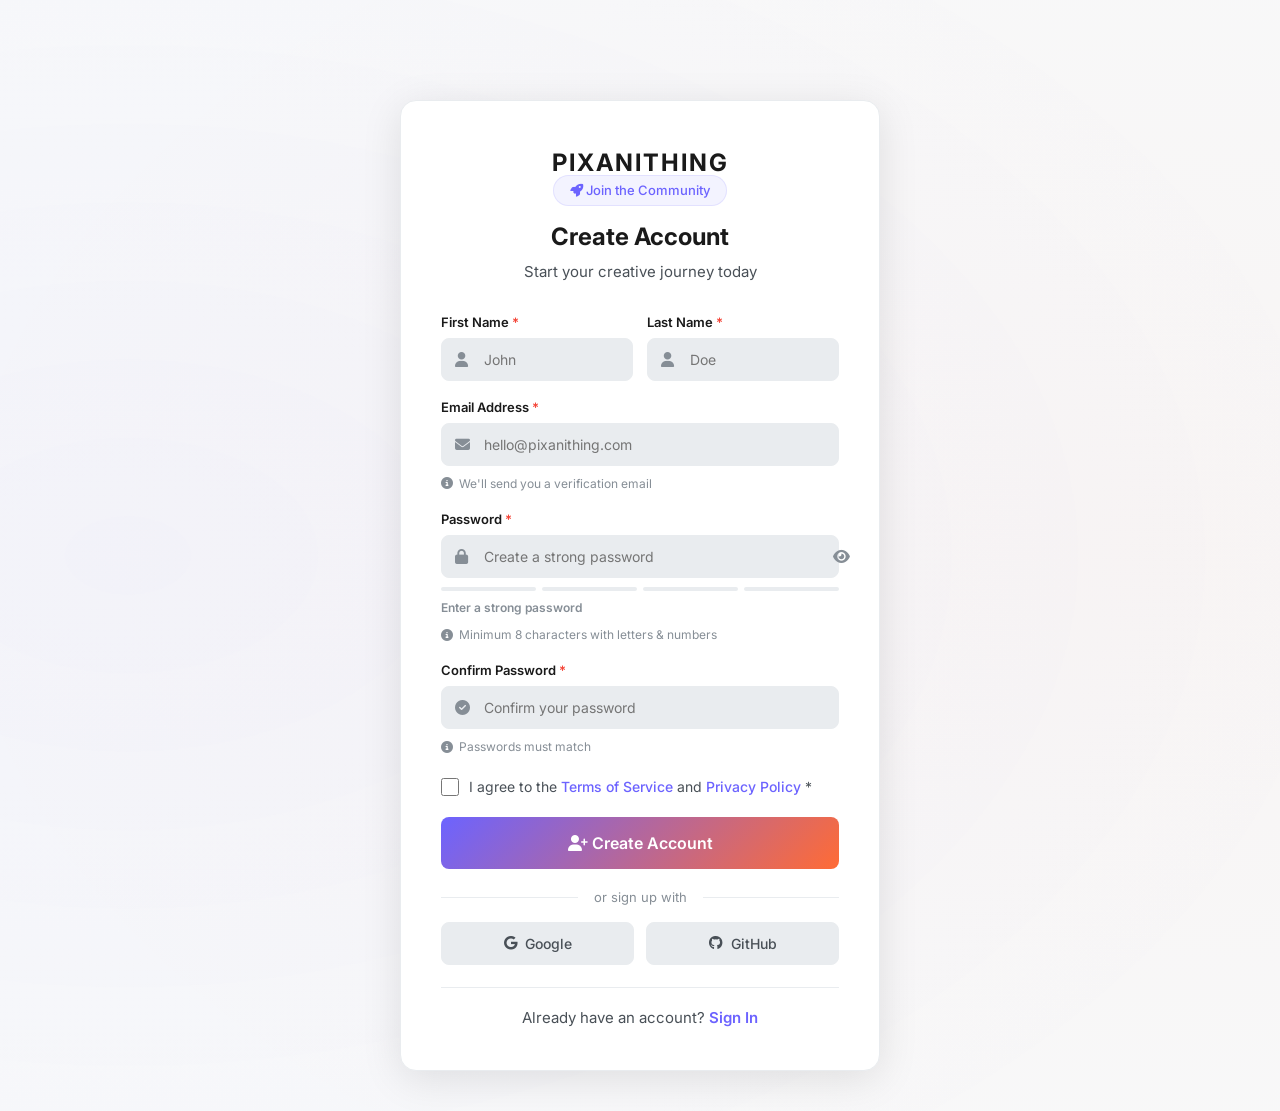
<file: signup.html>
<!DOCTYPE html>
<html lang="en" data-theme="dark">
<head>
    <meta charset="UTF-8" />
    <meta name="viewport" content="width=device-width, initial-scale=1.0" />
    <title>Sign Up - PIXANITHING</title>

    <!-- ===== SEO Meta Tags ===== -->
    <meta name="description" content="Create your PIXANITHING account and start learning creative skills today." />
    <meta name="theme-color" content="#6C63FF" />

    <!-- ===== Fonts & Icons ===== -->
    <link rel="preconnect" href="https://fonts.googleapis.com" />
    <link rel="preconnect" href="https://fonts.gstatic.com" crossorigin />
    <link href="https://fonts.googleapis.com/css2?family=Inter:wght@300;400;500;600;700;800;900&display=swap" rel="stylesheet" />
    <link rel="stylesheet" href="https://cdnjs.cloudflare.com/ajax/libs/font-awesome/6.6.0/css/all.min.css" />

    <!-- ===== Custom CSS ===== -->
    <link rel="stylesheet" href="css/style.css" />

    <style>
        /* ===== SIGNUP PAGE SPECIFIC STYLES ===== */
        .auth-page {
            min-height: 100vh;
            display: flex;
            align-items: center;
            justify-content: center;
            padding: 100px 20px 40px;
            background: var(--bg-primary);
            position: relative;
            overflow: hidden;
        }

        .auth-page::before {
            content: '';
            position: absolute;
            top: -50%;
            left: -50%;
            width: 200%;
            height: 200%;
            background: radial-gradient(ellipse at 30% 50%, rgba(108, 99, 255, 0.04) 0%, transparent 50%),
                        radial-gradient(ellipse at 70% 50%, rgba(255, 107, 53, 0.03) 0%, transparent 50%);
            pointer-events: none;
        }

        .auth-container {
            position: relative;
            z-index: 2;
            width: 100%;
            max-width: 480px;
        }

        .auth-card {
            background: var(--bg-card);
            border: 1px solid var(--border-color);
            border-radius: var(--radius-lg);
            padding: 48px 40px 40px;
            box-shadow: var(--shadow-lg);
            animation: fadeInUp 0.6s ease;
        }

        .auth-card .auth-header {
            text-align: center;
            margin-bottom: 28px;
        }

        .auth-card .auth-header .logo {
            display: inline-flex;
            align-items: center;
            gap: 10px;
            font-size: 28px;
            font-weight: 800;
            color: var(--text-primary);
            text-decoration: none;
            margin-bottom: 6px;
        }

        .auth-card .auth-header .logo i {
            color: var(--accent-primary);
            font-size: 32px;
        }

        .auth-card .auth-header .logo span {
            color: var(--accent-primary);
        }

        .auth-card .auth-header h1 {
            font-size: 24px;
            font-weight: 700;
            margin-top: 2px;
        }

        .auth-card .auth-header p {
            color: var(--text-secondary);
            font-size: 15px;
            margin-top: 4px;
        }

        .auth-card .auth-header .join-badge {
            display: inline-block;
            background: rgba(108, 99, 255, 0.08);
            border: 1px solid rgba(108, 99, 255, 0.12);
            padding: 4px 16px;
            border-radius: 50px;
            font-size: 13px;
            color: var(--accent-primary);
            font-weight: 500;
            margin-bottom: 10px;
        }

        /* ===== FORM STYLES ===== */
        .auth-form {
            display: flex;
            flex-direction: column;
            gap: 16px;
        }

        .auth-form .form-row {
            display: grid;
            grid-template-columns: 1fr 1fr;
            gap: 14px;
        }

        .auth-form .form-group {
            display: flex;
            flex-direction: column;
            gap: 5px;
        }

        .auth-form .form-group label {
            font-size: 13px;
            font-weight: 600;
            color: var(--text-primary);
        }

        .auth-form .form-group label .required {
            color: #F44336;
        }

        .auth-form .form-group .input-wrapper {
            position: relative;
        }

        .auth-form .form-group .input-wrapper i {
            position: absolute;
            left: 14px;
            top: 50%;
            transform: translateY(-50%);
            color: var(--text-muted);
            font-size: 15px;
            transition: var(--transition);
        }

        .auth-form .form-group .input-wrapper input {
            width: 100%;
            padding: 12px 14px 12px 42px;
            border: 1px solid var(--border-color);
            border-radius: var(--radius-sm);
            background: var(--bg-input);
            color: var(--text-primary);
            font-size: 14px;
            font-family: 'Inter', sans-serif;
            transition: var(--transition);
            outline: none;
        }

        .auth-form .form-group .input-wrapper input:focus {
            border-color: var(--accent-primary);
            box-shadow: 0 0 0 3px rgba(108, 99, 255, 0.08);
        }

        .auth-form .form-group .input-wrapper input:focus + i,
        .auth-form .form-group .input-wrapper input:focus ~ i {
            color: var(--accent-primary);
        }

        .auth-form .form-group .input-wrapper input.error {
            border-color: #F44336;
        }

        .auth-form .form-group .input-wrapper input.success {
            border-color: #4CAF50;
        }

        .auth-form .form-group .input-wrapper .toggle-password {
            position: absolute;
            right: 12px;
            top: 50%;
            transform: translateY(-50%);
            background: none;
            border: none;
            color: var(--text-muted);
            cursor: pointer;
            font-size: 15px;
            padding: 4px;
            transition: var(--transition);
        }

        .auth-form .form-group .input-wrapper .toggle-password:hover {
            color: var(--text-primary);
        }

        .auth-form .form-group .validation-hint {
            font-size: 12px;
            color: var(--text-muted);
            margin-top: 3px;
            display: flex;
            align-items: center;
            gap: 6px;
        }

        .auth-form .form-group .validation-hint i {
            font-size: 12px;
        }

        .auth-form .form-group .validation-hint .valid {
            color: #4CAF50;
        }

        .auth-form .form-group .validation-hint .invalid {
            color: #F44336;
        }

        /* ===== PASSWORD STRENGTH ===== */
        .password-strength {
            display: flex;
            gap: 6px;
            margin-top: 4px;
        }

        .password-strength .bar {
            flex: 1;
            height: 4px;
            border-radius: 4px;
            background: var(--border-color);
            transition: var(--transition);
        }

        .password-strength .bar.weak {
            background: #F44336;
        }

        .password-strength .bar.medium {
            background: #FFC107;
        }

        .password-strength .bar.strong {
            background: #4CAF50;
        }

        .password-strength-label {
            font-size: 12px;
            font-weight: 600;
            color: var(--text-muted);
            margin-top: 2px;
        }

        /* ===== TERMS ===== */
        .auth-form .terms-group {
            display: flex;
            align-items: flex-start;
            gap: 10px;
            margin-top: 4px;
        }

        .auth-form .terms-group input[type="checkbox"] {
            width: 18px;
            height: 18px;
            accent-color: var(--accent-primary);
            cursor: pointer;
            margin-top: 2px;
            flex-shrink: 0;
        }

        .auth-form .terms-group label {
            font-size: 14px;
            color: var(--text-secondary);
            cursor: pointer;
            line-height: 1.5;
        }

        .auth-form .terms-group label a {
            color: var(--accent-primary);
            text-decoration: none;
            font-weight: 500;
        }

        .auth-form .terms-group label a:hover {
            text-decoration: underline;
        }

        /* ===== SUBMIT BUTTON ===== */
        .auth-form .btn-signup {
            padding: 16px;
            border-radius: var(--radius-sm);
            background: var(--accent-gradient);
            color: #fff;
            border: none;
            font-size: 16px;
            font-weight: 600;
            font-family: 'Inter', sans-serif;
            cursor: pointer;
            transition: var(--transition);
            display: flex;
            align-items: center;
            justify-content: center;
            gap: 10px;
            margin-top: 4px;
        }

        .auth-form .btn-signup:hover {
            transform: translateY(-2px);
            box-shadow: 0 8px 30px rgba(108, 99, 255, 0.3);
        }

        .auth-form .btn-signup:disabled {
            opacity: 0.6;
            cursor: not-allowed;
            transform: none;
        }

        .auth-form .btn-signup .spinner {
            display: none;
            width: 20px;
            height: 20px;
            border: 2px solid rgba(255, 255, 255, 0.3);
            border-top-color: #fff;
            border-radius: 50%;
            animation: spin 0.8s linear infinite;
        }

        .auth-form .btn-signup.loading .spinner {
            display: inline-block;
        }

        .auth-form .btn-signup.loading .btn-text {
            display: none;
        }

        /* ===== ERROR MESSAGE ===== */
        .auth-form .error-message {
            display: none;
            padding: 12px 16px;
            border-radius: var(--radius-sm);
            background: rgba(244, 67, 54, 0.08);
            border: 1px solid rgba(244, 67, 54, 0.2);
            color: #F44336;
            font-size: 14px;
        }

        .auth-form .error-message.show {
            display: block;
            animation: fadeInUp 0.3s ease;
        }

        .auth-form .error-message i {
            margin-right: 8px;
        }

        /* ===== DIVIDER ===== */
        .auth-divider {
            display: flex;
            align-items: center;
            gap: 16px;
            margin: 18px 0 14px;
            color: var(--text-muted);
            font-size: 13px;
        }

        .auth-divider::before,
        .auth-divider::after {
            content: '';
            flex: 1;
            height: 1px;
            background: var(--border-color);
        }

        /* ===== SOCIAL BUTTONS ===== */
        .social-buttons {
            display: flex;
            gap: 12px;
        }

        .social-buttons .social-btn {
            flex: 1;
            padding: 12px;
            border-radius: var(--radius-sm);
            border: 1px solid var(--border-color);
            background: var(--bg-input);
            color: var(--text-secondary);
            font-size: 14px;
            font-weight: 500;
            font-family: 'Inter', sans-serif;
            cursor: pointer;
            transition: var(--transition);
            display: flex;
            align-items: center;
            justify-content: center;
            gap: 8px;
        }

        .social-buttons .social-btn:hover {
            border-color: var(--accent-primary);
            color: var(--text-primary);
            transform: translateY(-2px);
        }

        .social-buttons .social-btn.google:hover {
            border-color: #DB4437;
            color: #DB4437;
        }

        .social-buttons .social-btn.github:hover {
            border-color: #333;
            color: var(--text-primary);
        }

        /* ===== LOGIN LINK ===== */
        .auth-footer {
            text-align: center;
            margin-top: 22px;
            padding-top: 18px;
            border-top: 1px solid var(--border-color);
        }

        .auth-footer p {
            color: var(--text-secondary);
            font-size: 15px;
        }

        .auth-footer a {
            color: var(--accent-primary);
            font-weight: 600;
            text-decoration: none;
            transition: var(--transition);
        }

        .auth-footer a:hover {
            color: var(--accent-secondary);
            text-decoration: underline;
        }

        /* ===== SUCCESS OVERLAY ===== */
        .success-overlay {
            display: none;
            position: fixed;
            top: 0;
            left: 0;
            width: 100%;
            height: 100%;
            background: rgba(0, 0, 0, 0.7);
            backdrop-filter: blur(8px);
            z-index: 9999;
            align-items: center;
            justify-content: center;
            padding: 20px;
        }

        .success-overlay.show {
            display: flex;
            animation: fadeIn 0.4s ease;
        }

        .success-overlay .success-card {
            background: var(--bg-card);
            border: 1px solid var(--border-color);
            border-radius: var(--radius-lg);
            padding: 48px 40px;
            max-width: 420px;
            width: 100%;
            text-align: center;
            animation: scaleIn 0.4s ease;
        }

        .success-overlay .success-card .icon {
            width: 80px;
            height: 80px;
            border-radius: 50%;
            background: rgba(76, 175, 80, 0.12);
            display: flex;
            align-items: center;
            justify-content: center;
            margin: 0 auto 16px;
            font-size: 40px;
            color: #4CAF50;
        }

        .success-overlay .success-card h2 {
            font-size: 24px;
            font-weight: 800;
            margin-bottom: 8px;
        }

        .success-overlay .success-card p {
            color: var(--text-secondary);
            font-size: 16px;
            margin-bottom: 24px;
        }

        .success-overlay .success-card .btn-primary {
            display: inline-flex;
            align-items: center;
            gap: 10px;
            padding: 14px 36px;
            border-radius: var(--radius-sm);
            background: var(--accent-gradient);
            color: #fff;
            border: none;
            font-size: 16px;
            font-weight: 600;
            cursor: pointer;
            transition: var(--transition);
            text-decoration: none;
        }

        .success-overlay .success-card .btn-primary:hover {
            transform: translateY(-2px);
            box-shadow: 0 8px 30px rgba(108, 99, 255, 0.3);
        }

        /* ===== RESPONSIVE ===== */
        @media (max-width: 520px) {
            .auth-card {
                padding: 28px 18px 24px;
            }

            .auth-card .auth-header .logo {
                font-size: 22px;
            }

            .auth-card .auth-header h1 {
                font-size: 20px;
            }

            .auth-form .form-row {
                grid-template-columns: 1fr;
                gap: 0;
            }

            .auth-form .form-group .input-wrapper input {
                font-size: 14px;
                padding: 12px 12px 12px 38px;
            }

            .social-buttons {
                flex-direction: column;
            }

            .success-overlay .success-card {
                padding: 32px 20px;
            }

            .success-overlay .success-card .icon {
                width: 60px;
                height: 60px;
                font-size: 30px;
            }
        }

        @media (max-width: 380px) {
            .auth-card {
                padding: 20px 14px 18px;
            }

            .auth-form .terms-group label {
                font-size: 13px;
            }
        }
    </style>
</head>
<body>

    <!-- ===== SUCCESS OVERLAY ===== -->
    <div class="success-overlay" id="successOverlay">
        <div class="success-card">
            <div class="icon"><i class="fas fa-check-circle"></i></div>
            <h2>Account Created! 🎉</h2>
            <p>Welcome to PIXANITHING. Your creative journey starts now.</p>
            <a href="login.html" class="btn-primary">
                <i class="fas fa-sign-in-alt"></i> Sign In Now
            </a>
        </div>
    </div>

    <!-- ===== SIGNUP PAGE ===== -->
    <div class="auth-page">
        <div class="auth-container">
            <div class="auth-card">
                <!-- ===== HEADER ===== -->
                <div class="auth-header">
                    <a href="index.html" class="rectangle-logo">
    <div class="logo-text-area">
        <h1 class="logo-anithing">PIXANITHING</h1>
    </div>
</a>
                    <div class="join-badge">
                        <i class="fas fa-rocket"></i> Join the Community
                    </div>
                    <h1>Create Account</h1>
                    <p>Start your creative journey today</p>
                </div>

                <!-- ===== FORM ===== -->
                <form class="auth-form" id="signupForm" novalidate>
                    <!-- Name Row -->
                    <div class="form-row">
                        <div class="form-group">
                            <label for="firstName">First Name <span class="required">*</span></label>
                            <div class="input-wrapper">
                                <i class="fas fa-user"></i>
                                <input
                                    type="text"
                                    id="firstName"
                                    placeholder="John"
                                    required
                                    autocomplete="given-name"
                                />
                            </div>
                        </div>
                        <div class="form-group">
                            <label for="lastName">Last Name <span class="required">*</span></label>
                            <div class="input-wrapper">
                                <i class="fas fa-user"></i>
                                <input
                                    type="text"
                                    id="lastName"
                                    placeholder="Doe"
                                    required
                                    autocomplete="family-name"
                                />
                            </div>
                        </div>
                    </div>

                    <!-- Email -->
                    <div class="form-group">
                        <label for="email">Email Address <span class="required">*</span></label>
                        <div class="input-wrapper">
                            <i class="fas fa-envelope"></i>
                            <input
                                type="email"
                                id="email"
                                placeholder="hello@pixanithing.com"
                                required
                                autocomplete="email"
                            />
                        </div>
                        <div class="validation-hint" id="emailHint">
                            <i class="fas fa-info-circle"></i>
                            <span>We'll send you a verification email</span>
                        </div>
                    </div>

                    <!-- Password -->
                    <div class="form-group">
                        <label for="password">Password <span class="required">*</span></label>
                        <div class="input-wrapper">
                            <i class="fas fa-lock"></i>
                            <input
                                type="password"
                                id="password"
                                placeholder="Create a strong password"
                                required
                                autocomplete="new-password"
                                minlength="8"
                            />
                            <button
                                type="button"
                                class="toggle-password"
                                id="togglePassword"
                                aria-label="Toggle password visibility"
                            >
                                <i class="fas fa-eye"></i>
                            </button>
                        </div>
                        <!-- Password Strength -->
                        <div class="password-strength" id="passwordStrength">
                            <div class="bar" id="strength1"></div>
                            <div class="bar" id="strength2"></div>
                            <div class="bar" id="strength3"></div>
                            <div class="bar" id="strength4"></div>
                        </div>
                        <div class="password-strength-label" id="strengthLabel">Enter a strong password</div>
                        <div class="validation-hint" id="passwordHint">
                            <i class="fas fa-info-circle"></i>
                            <span>Minimum 8 characters with letters & numbers</span>
                        </div>
                    </div>

                    <!-- Confirm Password -->
                    <div class="form-group">
                        <label for="confirmPassword">Confirm Password <span class="required">*</span></label>
                        <div class="input-wrapper">
                            <i class="fas fa-check-circle"></i>
                            <input
                                type="password"
                                id="confirmPassword"
                                placeholder="Confirm your password"
                                required
                                autocomplete="new-password"
                            />
                        </div>
                        <div class="validation-hint" id="confirmHint">
                            <i class="fas fa-info-circle"></i>
                            <span>Passwords must match</span>
                        </div>
                    </div>

                    <!-- Terms -->
                    <div class="terms-group">
                        <input type="checkbox" id="termsCheckbox" required />
                        <label for="termsCheckbox">
                            I agree to the
                            <a href="#">Terms of Service</a>
                            and
                            <a href="#">Privacy Policy</a>
                            <span class="required">*</span>
                        </label>
                    </div>

                    <!-- Error Message -->
                    <div class="error-message" id="errorMessage">
                        <i class="fas fa-exclamation-circle"></i>
                        <span id="errorText">Please fix the errors above</span>
                    </div>

                    <!-- Submit Button -->
                    <button type="submit" class="btn-signup" id="signupBtn">
                        <span class="spinner"></span>
                        <span class="btn-text"><i class="fas fa-user-plus"></i> Create Account</span>
                    </button>
                </form>

                <!-- ===== DIVIDER ===== -->
                <div class="auth-divider">or sign up with</div>

                <!-- ===== SOCIAL BUTTONS ===== -->
                <div class="social-buttons">
                    <button class="social-btn google" onclick="socialSignup('google')">
                        <i class="fab fa-google"></i> Google
                    </button>
                    <button class="social-btn github" onclick="socialSignup('github')">
                        <i class="fab fa-github"></i> GitHub
                    </button>
                </div>

                <!-- ===== LOGIN LINK ===== -->
                <div class="auth-footer">
                    <p>
                        Already have an account?
                        <a href="login.html">Sign In</a>
                    </p>
                </div>
            </div>
        </div>
    </div>

    <!-- ===== JAVASCRIPT ===== -->
    <script src="js/script.js"></script>

    <!-- ===== PAGE-SPECIFIC JAVASCRIPT ===== -->
    <script>
        document.addEventListener('DOMContentLoaded', function() {

            // ===== DOM REFERENCES =====
            const form = document.getElementById('signupForm');
            const firstName = document.getElementById('firstName');
            const lastName = document.getElementById('lastName');
            const email = document.getElementById('email');
            const password = document.getElementById('password');
            const confirmPassword = document.getElementById('confirmPassword');
            const termsCheckbox = document.getElementById('termsCheckbox');
            const signupBtn = document.getElementById('signupBtn');
            const errorMessage = document.getElementById('errorMessage');
            const errorText = document.getElementById('errorText');
            const successOverlay = document.getElementById('successOverlay');

            // ===== TOGGLE PASSWORD VISIBILITY =====
            const togglePassword = document.getElementById('togglePassword');
            if (togglePassword && password) {
                togglePassword.addEventListener('click', function() {
                    const type = password.getAttribute('type') === 'password' ? 'text' : 'password';
                    password.setAttribute('type', type);
                    this.querySelector('i').classList.toggle('fa-eye');
                    this.querySelector('i').classList.toggle('fa-eye-slash');
                });
            }

            // ===== PASSWORD STRENGTH =====
            const strengthBars = [
                document.getElementById('strength1'),
                document.getElementById('strength2'),
                document.getElementById('strength3'),
                document.getElementById('strength4')
            ];
            const strengthLabel = document.getElementById('strengthLabel');

            function checkPasswordStrength(pass) {
                let score = 0;
                if (pass.length >= 8) score++;
                if (pass.match(/[a-z]/)) score++;
                if (pass.match(/[A-Z]/)) score++;
                if (pass.match(/[0-9]/)) score++;
                if (pass.match(/[^a-zA-Z0-9]/)) score++;

                const levels = ['Very Weak', 'Weak', 'Medium', 'Strong', 'Very Strong'];
                const colors = ['#F44336', '#FF9800', '#FFC107', '#4CAF50', '#1B5E20'];

                return {
                    score: Math.min(score, 4),
                    label: levels[Math.min(score, 4)],
                    color: colors[Math.min(score, 4)]
                };
            }

            password.addEventListener('input', function() {
                const pass = this.value;
                const result = checkPasswordStrength(pass);

                // Update bars
                strengthBars.forEach((bar, index) => {
                    bar.className = 'bar';
                    if (index < result.score) {
                        bar.style.background = result.color;
                    } else {
                        bar.style.background = 'var(--border-color)';
                    }
                });

                // Update label
                if (pass.length === 0) {
                    strengthLabel.textContent = 'Enter a strong password';
                    strengthLabel.style.color = 'var(--text-muted)';
                } else {
                    strengthLabel.textContent = `Strength: ${result.label}`;
                    strengthLabel.style.color = result.color;
                }

                // Check confirm password match
                if (confirmPassword.value) {
                    checkPasswordMatch();
                }
            });

            // ===== CONFIRM PASSWORD MATCH =====
            const confirmHint = document.getElementById('confirmHint');

            function checkPasswordMatch() {
                if (confirmPassword.value.length === 0) {
                    confirmHint.innerHTML = `<i class="fas fa-info-circle"></i><span>Passwords must match</span>`;
                    confirmHint.style.color = 'var(--text-muted)';
                    return;
                }

                if (password.value === confirmPassword.value) {
                    confirmHint.innerHTML = `<i class="fas fa-check-circle"></i><span style="color:#4CAF50;">Passwords match!</span>`;
                    confirmPassword.style.borderColor = '#4CAF50';
                } else {
                    confirmHint.innerHTML = `<i class="fas fa-times-circle"></i><span style="color:#F44336;">Passwords do not match</span>`;
                    confirmPassword.style.borderColor = '#F44336';
                }
            }

            confirmPassword.addEventListener('input', checkPasswordMatch);

            // ===== EMAIL VALIDATION =====
            const emailHint = document.getElementById('emailHint');

            email.addEventListener('input', function() {
                const value = this.value.trim();
                if (value && isValidEmail(value)) {
                    emailHint.innerHTML = `<i class="fas fa-check-circle" style="color:#4CAF50;"></i><span style="color:#4CAF50;">Valid email address</span>`;
                } else if (value) {
                    emailHint.innerHTML = `<i class="fas fa-times-circle" style="color:#F44336;"></i><span style="color:#F44336;">Please enter a valid email</span>`;
                } else {
                    emailHint.innerHTML = `<i class="fas fa-info-circle"></i><span>We'll send you a verification email</span>`;
                }
            });

            // ===== HELPER FUNCTIONS =====
            function isValidEmail(email) {
                return /^[^\s@]+@[^\s@]+\.[^\s@]+$/.test(email);
            }

            function isValidPassword(pass) {
                return pass.length >= 8 && /[a-zA-Z]/.test(pass) && /[0-9]/.test(pass);
            }

            function showError(message) {
                errorText.textContent = message;
                errorMessage.classList.add('show');
            }

            function hideError() {
                errorMessage.classList.remove('show');
            }

            // ===== FORM SUBMISSION =====
            form.addEventListener('submit', async function(e) {
                e.preventDefault();
                hideError();

                // ===== VALIDATION =====
                const fName = firstName.value.trim();
                const lName = lastName.value.trim();
                const emailVal = email.value.trim();
                const passVal = password.value;
                const confirmVal = confirmPassword.value;

                if (!fName || !lName) {
                    showError('Please enter your full name');
                    return;
                }

                if (!emailVal || !isValidEmail(emailVal)) {
                    showError('Please enter a valid email address');
                    return;
                }

                if (!passVal || !isValidPassword(passVal)) {
                    showError('Password must be at least 8 characters with letters and numbers');
                    return;
                }

                if (passVal !== confirmVal) {
                    showError('Passwords do not match');
                    return;
                }

                if (!termsCheckbox.checked) {
                    showError('Please agree to the Terms of Service and Privacy Policy');
                    return;
                }

                // ===== LOADING STATE =====
                signupBtn.classList.add('loading');
                signupBtn.disabled = true;

                // ===== SIMULATE API CALL (Replace with actual API) =====
                try {
                    await new Promise(resolve => setTimeout(resolve, 2000));

                    // ===== DEMO SIGNUP (Replace with real API) =====
                    // const response = await fetch('http://localhost:5000/api/users/register', {
                    //     method: 'POST',
                    //     headers: { 'Content-Type': 'application/json' },
                    //     body: JSON.stringify({
                    //         firstName: fName,
                    //         lastName: lName,
                    //         email: emailVal,
                    //         password: passVal
                    //     })
                    // });
                    // const data = await response.json();

                    // if (response.ok && data.success) {
                    //     successOverlay.classList.add('show');
                    // } else {
                    //     showError(data.message || 'Registration failed');
                    // }

                    // ===== DEMO SUCCESS (Remove in production) =====
                    // Simulate successful registration
                    successOverlay.classList.add('show');

                } catch (error) {
                    console.error('Signup error:', error);
                    showError('Network error. Please try again.');
                } finally {
                    signupBtn.classList.remove('loading');
                    signupBtn.disabled = false;
                }
            });

            // ===== SOCIAL SIGNUP =====
            window.socialSignup = function(provider) {
                alert(`🔐 ${provider.charAt(0).toUpperCase() + provider.slice(1)} signup coming soon!\n\nThis would redirect to ${provider} OAuth.`);
                console.log(`Social signup with ${provider}`);
            };

            console.log('✅ Signup page loaded successfully!');
        });
    </script>

</body>
</html>
</file>
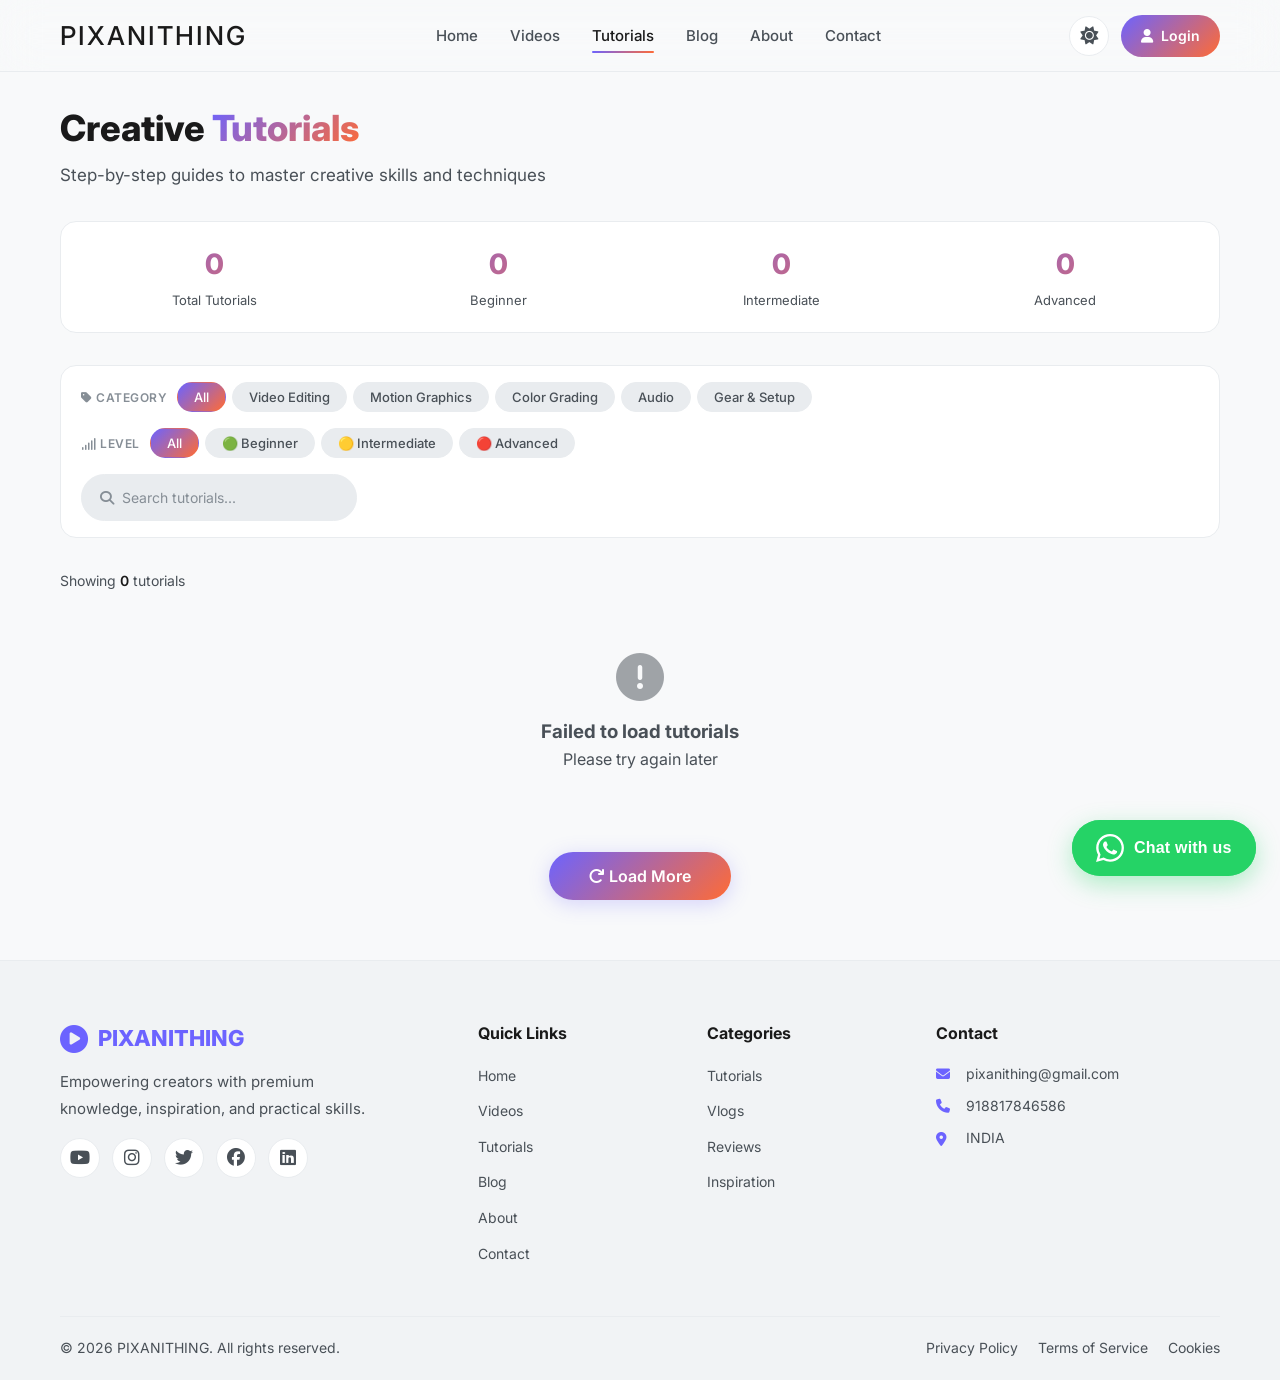
<file: tutorials.html>
<!DOCTYPE html>
<html lang="en" data-theme="dark">
<head>
    <meta charset="UTF-8" />
    <meta name="viewport" content="width=device-width, initial-scale=1.0" />
    <title>Tutorials - PIXANITHING</title>

    <!-- ===== SEO Meta Tags ===== -->
    <meta name="description" content="Step-by-step creative tutorials on video editing, motion graphics, and more." />
    <meta name="theme-color" content="#6C63FF" />

    <!-- ===== Fonts & Icons ===== -->
    <link rel="preconnect" href="https://fonts.googleapis.com" />
    <link rel="preconnect" href="https://fonts.gstatic.com" crossorigin />
    <link href="https://fonts.googleapis.com/css2?family=Inter:wght@300;400;500;600;700;800;900&display=swap" rel="stylesheet" />
    <link rel="stylesheet" href="https://cdnjs.cloudflare.com/ajax/libs/font-awesome/6.6.0/css/all.min.css" />

    <!-- ===== Custom CSS ===== -->
    <link rel="stylesheet" href="css/style.css" />

    <style>
        /* ========================================
           TUTORIALS PAGE SPECIFIC STYLES
           ======================================== */
        .tutorials-page {
            padding: 100px 0 60px;
            background: var(--bg-primary);
            min-height: 100vh;
        }

        .tutorials-header {
            margin-bottom: 32px;
        }

        .tutorials-header h1 {
            font-size: 36px;
            font-weight: 800;
        }

        .tutorials-header h1 span {
            background: var(--accent-gradient);
            -webkit-background-clip: text;
            -webkit-text-fill-color: transparent;
            background-clip: text;
        }

        .tutorials-header p {
            color: var(--text-secondary);
            font-size: 17px;
            margin-top: 4px;
        }

        .tutorial-stats {
            display: grid;
            grid-template-columns: repeat(auto-fit, minmax(140px, 1fr));
            gap: 16px;
            margin-bottom: 32px;
            padding: 20px;
            background: var(--bg-card);
            border: 1px solid var(--border-color);
            border-radius: var(--radius-lg);
        }

        .tutorial-stats .stat-item {
            text-align: center;
        }

        .tutorial-stats .stat-item .number {
            font-size: 28px;
            font-weight: 800;
            background: var(--accent-gradient);
            -webkit-background-clip: text;
            -webkit-text-fill-color: transparent;
            background-clip: text;
            display: block;
        }

        .tutorial-stats .stat-item .label {
            font-size: 13px;
            color: var(--text-secondary);
        }

        /* ===== FILTER BAR ===== */
        .filter-wrapper {
            position: relative;
            margin-bottom: 32px;
        }

        .filter-bar {
            display: flex;
            flex-wrap: wrap;
            gap: 16px;
            align-items: center;
            justify-content: space-between;
            padding: 16px 20px;
            background: var(--bg-card);
            border: 1px solid var(--border-color);
            border-radius: var(--radius-lg);
            transition: top 0.3s ease, box-shadow 0.3s ease, background 0.3s ease;
        }

        @media (min-width: 769px) {
            .filter-wrapper.is-sticky .filter-bar {
                position: fixed;
                top: 72px;
                left: 50%;
                transform: translateX(-50%);
                width: calc(100% - 40px);
                max-width: var(--container-width);
                z-index: 100;
                box-shadow: var(--shadow-md);
                background: rgba(var(--bg-card), 0.95);
                backdrop-filter: blur(12px);
                border-radius: 0 0 var(--radius-lg) var(--radius-lg);
                border-top: none;
                animation: slideDown 0.3s ease;
            }
        }

        .filter-groups {
            display: flex;
            flex-wrap: wrap;
            gap: 16px;
            align-items: center;
        }

        .filter-group {
            display: flex;
            flex-wrap: wrap;
            gap: 6px;
            align-items: center;
        }

        .filter-group .group-label {
            font-size: 12px;
            font-weight: 600;
            color: var(--text-muted);
            text-transform: uppercase;
            letter-spacing: 0.5px;
            margin-right: 4px;
        }

        .filter-btn {
            padding: 6px 16px;
            border-radius: 50px;
            border: 1px solid var(--border-color);
            background: var(--bg-input);
            color: var(--text-secondary);
            cursor: pointer;
            transition: var(--transition);
            font-size: 13px;
            font-weight: 500;
            font-family: var(--font-family);
            white-space: nowrap;
        }

        .filter-btn:hover {
            border-color: var(--accent-primary);
            color: var(--text-primary);
        }

        .filter-btn.active {
            background: var(--accent-gradient);
            color: #fff;
            border-color: transparent;
        }

        .filter-search {
            display: flex;
            align-items: center;
            gap: 8px;
            background: var(--bg-input);
            border: 1px solid var(--border-color);
            border-radius: 50px;
            padding: 4px 16px 4px 18px;
            min-width: 200px;
            flex-shrink: 0;
        }

        .filter-search i {
            color: var(--text-muted);
            font-size: 14px;
        }

        .filter-search input {
            background: none;
            border: none;
            padding: 10px 0;
            color: var(--text-primary);
            font-size: 14px;
            outline: none;
            width: 100%;
            font-family: var(--font-family);
        }

        .filter-search input::placeholder {
            color: var(--text-muted);
        }

        .filter-search .clear-btn {
            display: none;
            background: none;
            border: none;
            color: var(--text-muted);
            cursor: pointer;
            font-size: 16px;
            padding: 4px;
        }

        .filter-search .clear-btn.visible {
            display: block;
        }

        .filter-search .clear-btn:hover {
            color: var(--text-primary);
        }

        /* ===== FLOATING FILTER BUTTON (Mobile) ===== */
        .filter-float-btn {
            display: none;
            position: fixed;
            bottom: 30px;
            right: 30px;
            z-index: 200;
            width: 56px;
            height: 56px;
            border-radius: 50%;
            background: var(--accent-gradient);
            color: #fff;
            border: none;
            font-size: 22px;
            cursor: pointer;
            box-shadow: 0 4px 20px rgba(108, 99, 255, 0.4);
            transition: var(--transition);
        }

        .filter-float-btn:hover {
            transform: scale(1.05);
            box-shadow: 0 8px 30px rgba(108, 99, 255, 0.5);
        }

        .filter-float-btn .badge {
            position: absolute;
            top: -4px;
            right: -4px;
            background: #FF6B35;
            color: #fff;
            font-size: 10px;
            font-weight: 700;
            width: 20px;
            height: 20px;
            border-radius: 50%;
            display: flex;
            align-items: center;
            justify-content: center;
        }

        /* ===== MOBILE FILTER OVERLAY ===== */
        .filter-overlay {
            display: none;
            position: fixed;
            top: 0;
            left: 0;
            width: 100%;
            height: 100%;
            background: rgba(0, 0, 0, 0.6);
            backdrop-filter: blur(4px);
            z-index: 300;
            justify-content: center;
            align-items: center;
            padding: 20px;
        }

        .filter-overlay.active {
            display: flex;
            animation: fadeIn 0.3s ease;
        }

        .filter-overlay .filter-panel {
            background: var(--bg-card);
            border: 1px solid var(--border-color);
            border-radius: var(--radius-lg);
            padding: 28px 24px;
            max-width: 480px;
            width: 100%;
            max-height: 80vh;
            overflow-y: auto;
            animation: scaleIn 0.3s ease;
        }

        .filter-overlay .filter-panel .panel-header {
            display: flex;
            justify-content: space-between;
            align-items: center;
            margin-bottom: 20px;
            padding-bottom: 16px;
            border-bottom: 1px solid var(--border-color);
        }

        .filter-overlay .filter-panel .panel-header h3 {
            font-size: 18px;
            font-weight: 700;
        }

        .filter-overlay .filter-panel .panel-header .close-btn {
            background: none;
            border: none;
            color: var(--text-secondary);
            font-size: 24px;
            cursor: pointer;
            transition: var(--transition);
        }

        .filter-overlay .filter-panel .panel-header .close-btn:hover {
            color: var(--text-primary);
        }

        .filter-overlay .filter-panel .filter-group-mobile {
            margin-bottom: 16px;
        }

        .filter-overlay .filter-panel .filter-group-mobile .group-label {
            display: block;
            font-size: 13px;
            font-weight: 600;
            color: var(--text-secondary);
            margin-bottom: 8px;
        }

        .filter-overlay .filter-panel .filter-group-mobile .filter-btns {
            display: flex;
            flex-wrap: wrap;
            gap: 6px;
        }

        .filter-overlay .filter-panel .filter-group-mobile .filter-btns .filter-btn {
            flex: 1 0 auto;
            text-align: center;
        }

        .filter-overlay .filter-panel .filter-search-mobile {
            display: flex;
            align-items: center;
            gap: 10px;
            background: var(--bg-input);
            border: 1px solid var(--border-color);
            border-radius: var(--radius-sm);
            padding: 4px 16px 4px 18px;
            margin-top: 8px;
        }

        .filter-overlay .filter-panel .filter-search-mobile i {
            color: var(--text-muted);
        }

        .filter-overlay .filter-panel .filter-search-mobile input {
            background: none;
            border: none;
            padding: 12px 0;
            color: var(--text-primary);
            font-size: 15px;
            outline: none;
            width: 100%;
            font-family: var(--font-family);
        }

        .filter-overlay .filter-panel .filter-search-mobile input::placeholder {
            color: var(--text-muted);
        }

        .filter-overlay .filter-panel .apply-filters-btn {
            width: 100%;
            padding: 14px;
            border-radius: var(--radius-sm);
            background: var(--accent-gradient);
            color: #fff;
            border: none;
            font-weight: 600;
            font-size: 16px;
            cursor: pointer;
            margin-top: 16px;
            font-family: var(--font-family);
            transition: var(--transition);
        }

        .filter-overlay .filter-panel .apply-filters-btn:hover {
            transform: translateY(-2px);
            box-shadow: 0 8px 30px rgba(108, 99, 255, 0.3);
        }

        /* ===== TUTORIAL COUNT ===== */
        .tutorial-count {
            font-size: 14px;
            color: var(--text-secondary);
            margin-bottom: 20px;
        }

        .tutorial-count span {
            color: var(--text-primary);
            font-weight: 600;
        }

        /* ===== TUTORIAL GRID ===== */
        .tutorial-grid {
            display: grid;
            grid-template-columns: repeat(auto-fill, minmax(340px, 1fr));
            gap: 28px;
        }

        .tutorial-card {
            background: var(--bg-card);
            border: 1px solid var(--border-color);
            border-radius: var(--radius-lg);
            overflow: hidden;
            transition: var(--transition);
            cursor: pointer;
            animation: fadeInUp 0.5s ease both;
        }

        .tutorial-card:hover {
            transform: translateY(-6px);
            border-color: var(--accent-primary);
            box-shadow: var(--shadow-hover);
        }

        .tutorial-card .thumbnail {
            position: relative;
            padding-top: 56.25%;
            overflow: hidden;
            background: var(--bg-input);
        }

        .tutorial-card .thumbnail img {
            position: absolute;
            top: 0;
            left: 0;
            width: 100%;
            height: 100%;
            object-fit: cover;
            transition: var(--transition);
        }

        .tutorial-card:hover .thumbnail img {
            transform: scale(1.04);
        }

        .tutorial-card .thumbnail .duration {
            position: absolute;
            bottom: 10px;
            right: 10px;
            background: rgba(0, 0, 0, 0.85);
            color: #fff;
            padding: 2px 10px;
            border-radius: 4px;
            font-size: 12px;
            font-weight: 600;
        }

        .tutorial-card .thumbnail .play-btn {
            position: absolute;
            top: 50%;
            left: 50%;
            transform: translate(-50%, -50%);
            width: 56px;
            height: 56px;
            border-radius: 50%;
            background: rgba(255, 255, 255, 0.12);
            backdrop-filter: blur(8px);
            border: 2px solid rgba(255, 255, 255, 0.25);
            color: #fff;
            font-size: 22px;
            display: flex;
            align-items: center;
            justify-content: center;
            opacity: 0;
            transition: var(--transition);
            cursor: pointer;
        }

        .tutorial-card:hover .thumbnail .play-btn {
            opacity: 1;
        }

        .tutorial-card .thumbnail .play-btn:hover {
            background: var(--accent-primary);
            border-color: var(--accent-primary);
            transform: translate(-50%, -50%) scale(1.1);
        }

        .tutorial-card .thumbnail .level-tag {
            position: absolute;
            top: 12px;
            left: 12px;
            padding: 3px 14px;
            border-radius: 20px;
            font-size: 11px;
            font-weight: 600;
            text-transform: uppercase;
            letter-spacing: 0.5px;
            background: rgba(0, 0, 0, 0.7);
            color: #fff;
        }

        .tutorial-card .thumbnail .level-tag.beginner {
            background: rgba(76, 175, 80, 0.85);
        }

        .tutorial-card .thumbnail .level-tag.intermediate {
            background: rgba(255, 193, 7, 0.85);
            color: #1a1a1a;
        }

        .tutorial-card .thumbnail .level-tag.advanced {
            background: rgba(244, 67, 54, 0.85);
        }

        .tutorial-card .thumbnail .category-tag {
            position: absolute;
            bottom: 10px;
            left: 10px;
            background: var(--accent-gradient);
            color: #fff;
            padding: 2px 12px;
            border-radius: 4px;
            font-size: 11px;
            font-weight: 600;
        }

        .tutorial-card .info {
            padding: 18px 20px;
        }

        .tutorial-card .info .top-row {
            display: flex;
            justify-content: space-between;
            align-items: center;
            margin-bottom: 6px;
        }

        .tutorial-card .info .top-row .difficulty {
            font-size: 12px;
            font-weight: 600;
            padding: 2px 12px;
            border-radius: 20px;
        }

        .tutorial-card .info .top-row .difficulty.beginner {
            background: rgba(76, 175, 80, 0.12);
            color: #4CAF50;
        }

        .tutorial-card .info .top-row .difficulty.intermediate {
            background: rgba(255, 193, 7, 0.12);
            color: #FFC107;
        }

        .tutorial-card .info .top-row .difficulty.advanced {
            background: rgba(244, 67, 54, 0.12);
            color: #F44336;
        }

        .tutorial-card .info .top-row .views {
            font-size: 13px;
            color: var(--text-secondary);
        }

        .tutorial-card .info h3 {
            font-size: 17px;
            font-weight: 700;
            margin-bottom: 6px;
            line-height: 1.4;
            display: -webkit-box;
            -webkit-line-clamp: 2;
            -webkit-box-orient: vertical;
            overflow: hidden;
        }

        .tutorial-card .info p {
            font-size: 14px;
            color: var(--text-secondary);
            line-height: 1.6;
            display: -webkit-box;
            -webkit-line-clamp: 2;
            -webkit-box-orient: vertical;
            overflow: hidden;
            margin-bottom: 10px;
        }

        .tutorial-card .info .meta {
            display: flex;
            gap: 16px;
            font-size: 13px;
            color: var(--text-secondary);
            flex-wrap: wrap;
        }

        .tutorial-card .info .meta i {
            margin-right: 4px;
        }

        .tutorial-card .info .progress-container {
            margin-top: 12px;
            padding-top: 12px;
            border-top: 1px solid var(--border-color);
        }

        .tutorial-card .info .progress-container .progress-label {
            display: flex;
            justify-content: space-between;
            font-size: 12px;
            color: var(--text-secondary);
        }

        .tutorial-card .info .progress-container .progress-bar {
            width: 100%;
            height: 4px;
            background: var(--bg-input);
            border-radius: 4px;
            overflow: hidden;
            margin-top: 4px;
        }

        .tutorial-card .info .progress-container .progress-bar .fill {
            height: 100%;
            border-radius: 4px;
            background: var(--accent-gradient);
            transition: width 1s ease;
            width: 0%;
        }

        .loading-shimmer {
            background: var(--bg-input);
            border-radius: var(--radius-lg);
            min-height: 320px;
            animation: shimmer 1.5s infinite;
        }

        @keyframes shimmer {
            0% { opacity: 0.6; }
            50% { opacity: 1; }
            100% { opacity: 0.6; }
        }

        /* ===== LOAD MORE ===== */
        .load-more-container {
            text-align: center;
            margin-top: 40px;
        }

        .load-more-container .btn {
            padding: 14px 40px;
        }

        .load-more-container .btn .spinner {
            display: none;
            width: 18px;
            height: 18px;
            border: 2px solid rgba(255, 255, 255, 0.3);
            border-top-color: #fff;
            border-radius: 50%;
            animation: spin 0.8s linear infinite;
        }

        .load-more-container .btn.loading .spinner {
            display: inline-block;
        }

        .load-more-container .btn.loading .btn-text {
            display: none;
        }

        /* ===== NO RESULTS ===== */
        .no-results {
            display: none;
            text-align: center;
            padding: 60px 20px;
            grid-column: 1 / -1;
        }

        .no-results.show {
            display: block;
            animation: fadeInUp 0.4s ease;
        }

        .no-results i {
            font-size: 56px;
            color: var(--text-muted);
            opacity: 0.4;
            display: block;
            margin-bottom: 16px;
        }

        .no-results h3 {
            font-size: 24px;
            font-weight: 700;
            margin-bottom: 6px;
        }

        .no-results p {
            color: var(--text-secondary);
            font-size: 16px;
        }

        /* ===== RESPONSIVE ===== */
        @media (max-width: 992px) {
            .filter-bar {
                flex-direction: column;
                align-items: stretch;
                gap: 12px;
            }

            .filter-groups {
                flex-direction: column;
                align-items: stretch;
            }

            .filter-group {
                justify-content: center;
            }

            .filter-search {
                width: 100%;
                min-width: unset;
            }
        }

        @media (max-width: 768px) {
            .tutorials-page {
                padding: 80px 0 40px;
            }

            .tutorials-header h1 {
                font-size: 28px;
            }

            .tutorial-grid {
                grid-template-columns: 1fr;
                gap: 20px;
            }

            .tutorial-stats {
                grid-template-columns: repeat(2, 1fr);
                gap: 12px;
                padding: 16px;
            }

            .tutorial-stats .stat-item .number {
                font-size: 22px;
            }

            .filter-bar {
                display: none !important;
            }

            .filter-float-btn {
                display: flex;
                align-items: center;
                justify-content: center;
            }

            .filter-overlay .filter-panel {
                padding: 20px 16px;
                margin: 10px;
            }

            .filter-overlay .filter-panel .filter-group-mobile .filter-btns .filter-btn {
                font-size: 12px;
                padding: 5px 12px;
            }
        }

        @media (max-width: 480px) {
            .tutorials-header h1 {
                font-size: 22px;
            }

            .tutorial-card .info h3 {
                font-size: 15px;
            }

            .tutorial-card .info p {
                font-size: 13px;
            }

            .tutorial-card .info .meta {
                font-size: 12px;
                gap: 12px;
            }

            .tutorial-stats .stat-item .number {
                font-size: 20px;
            }

            .filter-float-btn {
                bottom: 20px;
                right: 20px;
                width: 48px;
                height: 48px;
                font-size: 18px;
            }

            .filter-overlay .filter-panel {
                padding: 16px 14px;
            }

            .filter-overlay .filter-panel .panel-header h3 {
                font-size: 16px;
            }

            .filter-overlay .filter-panel .filter-group-mobile .filter-btns .filter-btn {
                font-size: 11px;
                padding: 4px 10px;
            }
        }
    </style>
</head>
<body>

    <!-- ===== HEADER ===== -->
    <header id="header">
        <div class="container">
            <nav class="navbar">
                <a href="index.html" class="rectangle-logo">
    <div class="logo-text-area">
        <h1 class="logo-anithing">PIXANITHING</h1>
    </div>
</a>

                <ul class="nav-menu" id="navMenu">
                    <li><a href="index.html">Home</a></li>
                    <li><a href="videos.html">Videos</a></li>
                    <li><a href="tutorials.html" class="active">Tutorials</a></li>
                    <li><a href="blog.html">Blog</a></li>
                    <li><a href="about.html">About</a></li>
                    <li><a href="contact.html">Contact</a></li>
                </ul>

                <div class="nav-actions">
                    <button class="theme-toggle" id="themeToggle" aria-label="Toggle Theme">
                        <i class="fas fa-moon"></i>
                    </button>
                    <a href="login.html" class="btn-login">
                        <i class="fas fa-user"></i> <span class="btn-text">Login</span>
                    </a>
                    <button class="hamburger" id="hamburger" aria-label="Menu">
                        <span></span>
                        <span></span>
                        <span></span>
                    </button>
                </div>
            </nav>
        </div>
    </header>

    <!-- ===== TUTORIALS PAGE ===== -->
    <section class="tutorials-page">
        <div class="container">

            <!-- ===== HEADER ===== -->
            <div class="tutorials-header">
                <h1>Creative <span>Tutorials</span></h1>
                <p>Step-by-step guides to master creative skills and techniques</p>
            </div>

            <!-- ===== STATS ===== -->
            <div class="tutorial-stats" id="tutorialStats">
                <div class="stat-item">
                    <span class="number" id="totalTutorials">0</span>
                    <span class="label">Total Tutorials</span>
                </div>
                <div class="stat-item">
                    <span class="number" id="beginnerCount">0</span>
                    <span class="label">Beginner</span>
                </div>
                <div class="stat-item">
                    <span class="number" id="intermediateCount">0</span>
                    <span class="label">Intermediate</span>
                </div>
                <div class="stat-item">
                    <span class="number" id="advancedCount">0</span>
                    <span class="label">Advanced</span>
                </div>
            </div>

            <!-- ===== FILTER WRAPPER ===== -->
            <div class="filter-wrapper" id="filterWrapper">

                <!-- ===== DESKTOP FILTER BAR ===== -->
                <div class="filter-bar" id="filterBar">
                    <div class="filter-groups">
                        <div class="filter-group">
                            <span class="group-label"><i class="fas fa-tag"></i> Category</span>
                            <button class="filter-btn active" data-filter="all">All</button>
                            <button class="filter-btn" data-filter="video-editing">Video Editing</button>
                            <button class="filter-btn" data-filter="motion-graphics">Motion Graphics</button>
                            <button class="filter-btn" data-filter="color-grading">Color Grading</button>
                            <button class="filter-btn" data-filter="audio">Audio</button>
                            <button class="filter-btn" data-filter="gear">Gear & Setup</button>
                        </div>
                        <div class="filter-group">
                            <span class="group-label"><i class="fas fa-signal"></i> Level</span>
                            <button class="filter-btn active" data-level="all">All</button>
                            <button class="filter-btn" data-level="beginner">🟢 Beginner</button>
                            <button class="filter-btn" data-level="intermediate">🟡 Intermediate</button>
                            <button class="filter-btn" data-level="advanced">🔴 Advanced</button>
                        </div>
                    </div>
                    <div class="filter-search">
                        <i class="fas fa-search"></i>
                        <input type="text" id="searchInput" placeholder="Search tutorials..." />
                        <button class="clear-btn" id="clearSearch" aria-label="Clear search">
                            <i class="fas fa-times-circle"></i>
                        </button>
                    </div>
                </div>

            </div>

            <!-- ===== TUTORIAL COUNT ===== -->
            <div class="tutorial-count">
                Showing <span id="visibleCount">0</span> tutorials
            </div>

            <!-- ===== TUTORIAL GRID ===== -->
            <div class="tutorial-grid" id="tutorialGrid">
                <div class="loading-shimmer" style="height:340px;"></div>
                <div class="loading-shimmer" style="height:340px;"></div>
                <div class="loading-shimmer" style="height:340px;"></div>
                <div class="loading-shimmer" style="height:340px;"></div>
                <div class="loading-shimmer" style="height:340px;"></div>
                <div class="loading-shimmer" style="height:340px;"></div>
            </div>

            <!-- ===== NO RESULTS ===== -->
            <div class="no-results" id="noResults">
                <i class="fas fa-search"></i>
                <h3>No tutorials found</h3>
                <p>Try adjusting your search or filter criteria</p>
            </div>

            <!-- ===== LOAD MORE ===== -->
            <div class="load-more-container" id="loadMoreContainer">
                <button class="btn btn-primary" id="loadMoreBtn">
                    <span class="spinner"></span>
                    <span class="btn-text"><i class="fas fa-redo"></i> Load More</span>
                </button>
            </div>

        </div>
    </section>

    <!-- ===== FLOATING FILTER BUTTON (Mobile Only) ===== -->
    <button class="filter-float-btn" id="filterFloatBtn" aria-label="Open filters">
        <i class="fas fa-sliders-h"></i>
        <span class="badge" id="filterBadge">0</span>
    </button>

    <!-- ===== MOBILE FILTER OVERLAY ===== -->
    <div class="filter-overlay" id="filterOverlay">
        <div class="filter-panel">
            <div class="panel-header">
                <h3><i class="fas fa-sliders-h" style="color:var(--accent-primary);margin-right:8px;"></i> Filters</h3>
                <button class="close-btn" id="closeFilterOverlay">&times;</button>
            </div>

            <div class="filter-group-mobile">
                <span class="group-label"><i class="fas fa-tag"></i> Category</span>
                <div class="filter-btns" id="categoryFilterMobile">
                    <button class="filter-btn active" data-filter="all">All</button>
                    <button class="filter-btn" data-filter="video-editing">Video Editing</button>
                    <button class="filter-btn" data-filter="motion-graphics">Motion Graphics</button>
                    <button class="filter-btn" data-filter="color-grading">Color Grading</button>
                    <button class="filter-btn" data-filter="audio">Audio</button>
                    <button class="filter-btn" data-filter="gear">Gear & Setup</button>
                </div>
            </div>

            <div class="filter-group-mobile">
                <span class="group-label"><i class="fas fa-signal"></i> Level</span>
                <div class="filter-btns" id="levelFilterMobile">
                    <button class="filter-btn active" data-level="all">All</button>
                    <button class="filter-btn" data-level="beginner">🟢 Beginner</button>
                    <button class="filter-btn" data-level="intermediate">🟡 Intermediate</button>
                    <button class="filter-btn" data-level="advanced">🔴 Advanced</button>
                </div>
            </div>

            <div class="filter-search-mobile">
                <i class="fas fa-search"></i>
                <input type="text" id="searchInputMobile" placeholder="Search tutorials..." />
            </div>

            <button class="apply-filters-btn" id="applyFiltersBtn">
                <i class="fas fa-check"></i> Apply Filters
            </button>
        </div>
    </div>

    <!-- ===== FOOTER ===== -->
    <footer class="footer">
        <div class="container">
            <div class="footer-grid">
                <div class="footer-brand">
                    <a href="index.html" class="logo">
                        <i class="fas fa-play-circle"></i>
                        <span>PIXANI<span>THING</span></span>
                    </a>
                    <p>Empowering creators with premium knowledge, inspiration, and practical skills.</p>
                    <div class="social-links">
                        <a href="#" target="_blank"><i class="fab fa-youtube"></i></a>
                        <a href="#" target="_blank"><i class="fab fa-instagram"></i></a>
                        <a href="#" target="_blank"><i class="fab fa-twitter"></i></a>
                        <a href="#" target="_blank"><i class="fab fa-facebook"></i></a>
                        <a href="#" target="_blank"><i class="fab fa-linkedin"></i></a>
                    </div>
                </div>
                <div class="footer-links">
                    <h4>Quick Links</h4>
                    <ul>
                        <li><a href="index.html">Home</a></li>
                        <li><a href="videos.html">Videos</a></li>
                        <li><a href="tutorials.html">Tutorials</a></li>
                        <li><a href="blog.html">Blog</a></li>
                        <li><a href="about.html">About</a></li>
                        <li><a href="contact.html">Contact</a></li>
                    </ul>
                </div>
                <div class="footer-links">
                    <h4>Categories</h4>
                    <ul>
                        <li><a href="videos.html?cat=tutorial">Tutorials</a></li>
                        <li><a href="videos.html?cat=vlog">Vlogs</a></li>
                        <li><a href="videos.html?cat=review">Reviews</a></li>
                        <li><a href="videos.html?cat=inspiration">Inspiration</a></li>
                    </ul>
                </div>
                <div class="footer-contact">
                    <h4>Contact</h4>
                    <ul>
                        <li><i class="fas fa-envelope"></i>pixanithing@gmail.com</li>
                        <li><i class="fas fa-phone"></i>918817846586</li>
                        <li><i class="fas fa-map-marker-alt"></i>INDIA</li>
                    </ul>
                </div>
            </div>
            <div class="footer-bottom">
                <p>&copy; 2026 PIXANITHING. All rights reserved.</p>
                <div class="footer-bottom-links">
                    <a href="#">Privacy Policy</a>
                    <a href="#">Terms of Service</a>
                    <a href="#">Cookies</a>
                </div>
            </div>
        </div>
    </footer>

    <!-- ===== BACK TO TOP ===== -->
    <button id="backToTop" class="back-to-top" aria-label="Back to top">
        <i class="fas fa-chevron-up"></i>
    </button>

    <!-- ===== JAVASCRIPT ===== -->
    <script src="js/script.js"></script>

    <!-- ===== PAGE-SPECIFIC JAVASCRIPT ===== -->
    <script>
        document.addEventListener('DOMContentLoaded', function() {

            // ========================================
            // API CONFIG
            // ========================================
            const API_URL = 'http://localhost:5000/api';

            // ========================================
            // DOM REFERENCES
            // ========================================
            const tutorialGrid = document.getElementById('tutorialGrid');
            const filterBtns = document.querySelectorAll('#filterBar .filter-btn[data-filter]');
            const levelBtns = document.querySelectorAll('#filterBar .filter-btn[data-level]');
            const categoryFilterMobile = document.querySelectorAll('#categoryFilterMobile .filter-btn');
            const levelFilterMobile = document.querySelectorAll('#levelFilterMobile .filter-btn');
            const searchInput = document.getElementById('searchInput');
            const searchInputMobile = document.getElementById('searchInputMobile');
            const clearSearch = document.getElementById('clearSearch');
            const visibleCount = document.getElementById('visibleCount');
            const noResults = document.getElementById('noResults');
            const loadMoreBtn = document.getElementById('loadMoreBtn');
            const loadMoreContainer = document.getElementById('loadMoreContainer');
            const filterWrapper = document.getElementById('filterWrapper');
            const filterFloatBtn = document.getElementById('filterFloatBtn');
            const filterOverlay = document.getElementById('filterOverlay');
            const closeFilterOverlay = document.getElementById('closeFilterOverlay');
            const applyFiltersBtn = document.getElementById('applyFiltersBtn');
            const filterBadge = document.getElementById('filterBadge');

            // Stats
            const totalTutorials = document.getElementById('totalTutorials');
            const beginnerCount = document.getElementById('beginnerCount');
            const intermediateCount = document.getElementById('intermediateCount');
            const advancedCount = document.getElementById('advancedCount');

            // ========================================
            // STATE
            // ========================================
            let currentCategory = 'all';
            let currentLevel = 'all';
            let currentSearch = '';
            let currentPage = 1;
            let totalPages = 1;
            let isLoading = false;
            let hasMore = true;

            // ========================================
            // FETCH HELPER
            // ========================================
            async function fetchAPI(endpoint) {
                try {
                    const response = await fetch(`${API_URL}${endpoint}`);
                    const data = await response.json();
                    if (!response.ok) {
                        throw new Error(data.message || 'Something went wrong');
                    }
                    return data;
                } catch (error) {
                    console.error('API Error:', error);
                    return null;
                }
            }

            // ========================================
            // UPDATE STATS
            // ========================================
            function updateStats(tutorials) {
                const total = tutorials.length;
                const beginner = tutorials.filter(t => t.level === 'beginner').length;
                const intermediate = tutorials.filter(t => t.level === 'intermediate').length;
                const advanced = tutorials.filter(t => t.level === 'advanced').length;

                totalTutorials.textContent = total;
                beginnerCount.textContent = beginner;
                intermediateCount.textContent = intermediate;
                advancedCount.textContent = advanced;
            }

            // ========================================
            // UPDATE FILTER BADGE
            // ========================================
            function updateFilterBadge() {
                const total = parseInt(document.querySelector('.tutorial-count span')?.textContent || '0');
                const visible = document.querySelectorAll('.tutorial-card:not([style*="display: none"])').length;
                const diff = total - visible;

                if (diff > 0) {
                    filterBadge.textContent = diff;
                    filterBadge.style.display = 'flex';
                } else {
                    filterBadge.style.display = 'none';
                }
            }

            // ========================================
            // LOAD TUTORIALS FROM API
            // ========================================
            async function loadTutorials(page = 1, append = false) {
                if (isLoading) return;
                isLoading = true;

                if (!append) {
                    currentPage = 1;
                    hasMore = true;
                    tutorialGrid.innerHTML = `
                        <div class="loading-shimmer" style="height:340px;"></div>
                        <div class="loading-shimmer" style="height:340px;"></div>
                        <div class="loading-shimmer" style="height:340px;"></div>
                        <div class="loading-shimmer" style="height:340px;"></div>
                        <div class="loading-shimmer" style="height:340px;"></div>
                        <div class="loading-shimmer" style="height:340px;"></div>
                    `;
                }

                try {
                    let url = `/tutorials?page=${page}&limit=9`;
                    if (currentCategory && currentCategory !== 'all') url += `&category=${currentCategory}`;
                    if (currentLevel && currentLevel !== 'all') url += `&level=${currentLevel}`;
                    if (currentSearch) url += `&search=${currentSearch}`;

                    const data = await fetchAPI(url);

                    if (!data || !data.data) {
                        tutorialGrid.innerHTML = `
                            <div style="grid-column:1/-1;text-align:center;padding:40px;color:var(--text-secondary);">
                                <i class="fas fa-exclamation-circle" style="font-size:48px;opacity:0.5;display:block;margin-bottom:16px;"></i>
                                <h3>Failed to load tutorials</h3>
                                <p>Please try again later</p>
                            </div>
                        `;
                        isLoading = false;
                        return;
                    }

                    const tutorials = data.data;
                    totalPages = data.pagination?.pages || 1;
                    hasMore = page < totalPages;

                    // Update count
                    visibleCount.textContent = data.pagination?.total || 0;

                    // Update stats
                    updateStats(tutorials);

                    if (tutorials.length === 0) {
                        if (!append) {
                            tutorialGrid.innerHTML = '';
                            noResults.classList.add('show');
                        }
                        loadMoreContainer.style.display = 'none';
                        isLoading = false;
                        return;
                    }

                    noResults.classList.remove('show');

                    // Render tutorials
                    const tutorialHTML = tutorials.map(function(tutorial, index) {
                        const levelClass = tutorial.level;
                        const progress = tutorial.progress || 0;
                        return `
                            <div class="tutorial-card" onclick="location.href='tutorial-detail.html?id=${tutorial._id}'" style="animation-delay:${index * 0.05}s">
                                <div class="thumbnail">
                                    <img src="${tutorial.thumbnail || 'https://via.placeholder.com/400x250'}" alt="${tutorial.title}" loading="lazy" />
                                    <span class="duration">${tutorial.duration || '00:00'}</span>
                                    <button class="play-btn" onclick="event.stopPropagation();">
                                        <i class="fas fa-play"></i>
                                    </button>
                                    <span class="level-tag ${levelClass}">${getLevelDisplay(tutorial.level)}</span>
                                    <span class="category-tag">${getCategoryDisplay(tutorial.category)}</span>
                                </div>
                                <div class="info">
                                    <div class="top-row">
                                        <span class="difficulty ${levelClass}">${getLevelEmoji(tutorial.level)} ${getLevelDisplay(tutorial.level)}</span>
                                        <span class="views"><i class="fas fa-eye"></i> ${formatNumber(tutorial.views || 0)}</span>
                                    </div>
                                    <h3>${tutorial.title}</h3>
                                    <p>${tutorial.description || ''}</p>
                                    <div class="meta">
                                        <span><i class="fas fa-calendar"></i> ${timeAgo(tutorial.publishedAt)}</span>
                                        <span><i class="fas fa-thumbs-up"></i> ${formatNumber(tutorial.likes || 0)}</span>
                                        <span><i class="fas fa-clock"></i> ${tutorial.duration || '00:00'}</span>
                                    </div>
                                    <div class="progress-container">
                                        <div class="progress-label">
                                            <span>Progress</span>
                                            <span>${progress}%</span>
                                        </div>
                                        <div class="progress-bar">
                                            <div class="fill" style="width: ${progress}%;"></div>
                                        </div>
                                    </div>
                                </div>
                            </div>
                        `;
                    }).join('');

                    if (append) {
                        tutorialGrid.insertAdjacentHTML('beforeend', tutorialHTML);
                    } else {
                        tutorialGrid.innerHTML = tutorialHTML;
                    }

                    // Show/hide load more
                    if (hasMore) {
                        loadMoreContainer.style.display = 'block';
                        loadMoreBtn.querySelector('.btn-text').innerHTML = `<i class="fas fa-redo"></i> Load More`;
                    } else {
                        loadMoreContainer.style.display = 'none';
                    }

                    // Update badge
                    updateFilterBadge();

                } catch (error) {
                    console.error('Error loading tutorials:', error);
                }

                isLoading = false;
            }

            // ========================================
            // UTILITY FUNCTIONS
            // ========================================
            function formatNumber(num) {
                if (num >= 1000000) return (num / 1000000).toFixed(1) + 'M';
                if (num >= 1000) return (num / 1000).toFixed(1) + 'K';
                return num;
            }

            function timeAgo(date) {
                const now = new Date();
                const past = new Date(date);
                const diff = Math.floor((now - past) / 1000);

                if (diff < 60) return 'Just now';
                if (diff < 3600) return Math.floor(diff / 60) + ' minutes ago';
                if (diff < 86400) return Math.floor(diff / 3600) + ' hours ago';
                if (diff < 604800) return Math.floor(diff / 86400) + ' days ago';
                if (diff < 2592000) return Math.floor(diff / 604800) + ' weeks ago';
                if (diff < 31536000) return Math.floor(diff / 2592000) + ' months ago';
                return Math.floor(diff / 31536000) + ' years ago';
            }

            function getLevelDisplay(level) {
                const labels = { beginner: 'Beginner', intermediate: 'Intermediate', advanced: 'Advanced' };
                return labels[level] || level;
            }

            function getLevelEmoji(level) {
                const emojis = { beginner: '🟢', intermediate: '🟡', advanced: '🔴' };
                return emojis[level] || '';
            }

            function getCategoryDisplay(category) {
                const labels = {
                    'video-editing': 'Video Editing',
                    'motion-graphics': 'Motion Graphics',
                    'color-grading': 'Color Grading',
                    'audio': 'Audio',
                    'gear': 'Gear & Setup'
                };
                return labels[category] || category;
            }

            // ========================================
            // SYNC FILTERS
            // ========================================
            function syncFilters() {
                // Category filters
                filterBtns.forEach(function(btn) {
                    btn.classList.toggle('active', btn.dataset.filter === currentCategory);
                });
                categoryFilterMobile.forEach(function(btn) {
                    btn.classList.toggle('active', btn.dataset.filter === currentCategory);
                });

                // Level filters
                levelBtns.forEach(function(btn) {
                    btn.classList.toggle('active', btn.dataset.level === currentLevel);
                });
                levelFilterMobile.forEach(function(btn) {
                    btn.classList.toggle('active', btn.dataset.level === currentLevel);
                });

                // Search
                if (searchInput.value !== currentSearch) {
                    searchInput.value = currentSearch;
                }
                if (searchInputMobile.value !== currentSearch) {
                    searchInputMobile.value = currentSearch;
                }

                clearSearch.classList.toggle('visible', currentSearch.length > 0);
            }

            // ========================================
            // APPLY FILTERS
            // ========================================
            function applyFilters() {
                currentPage = 1;
                syncFilters();
                loadTutorials(1, false);
            }

            // ========================================
            // FILTER BUTTON CLICKS (Desktop)
            // ========================================
            filterBtns.forEach(function(btn) {
                btn.addEventListener('click', function() {
                    currentCategory = this.dataset.filter;
                    applyFilters();
                });
            });

            levelBtns.forEach(function(btn) {
                btn.addEventListener('click', function() {
                    currentLevel = this.dataset.level;
                    applyFilters();
                });
            });

            // ========================================
            // FILTER BUTTON CLICKS (Mobile)
            // ========================================
            categoryFilterMobile.forEach(function(btn) {
                btn.addEventListener('click', function() {
                    categoryFilterMobile.forEach(function(b) { b.classList.remove('active'); });
                    this.classList.add('active');
                    currentCategory = this.dataset.filter;
                    applyFilters();
                });
            });

            levelFilterMobile.forEach(function(btn) {
                btn.addEventListener('click', function() {
                    levelFilterMobile.forEach(function(b) { b.classList.remove('active'); });
                    this.classList.add('active');
                    currentLevel = this.dataset.level;
                    applyFilters();
                });
            });

            // ========================================
            // SEARCH
            // ========================================
            searchInput.addEventListener('input', function() {
                currentSearch = this.value;
                applyFilters();
            });

            searchInputMobile.addEventListener('input', function() {
                currentSearch = this.value;
                applyFilters();
            });

            clearSearch.addEventListener('click', function() {
                searchInput.value = '';
                searchInputMobile.value = '';
                currentSearch = '';
                applyFilters();
                searchInput.focus();
            });

            // ========================================
            // LOAD MORE
            // ========================================
            loadMoreBtn.addEventListener('click', function() {
                if (!hasMore || isLoading) return;
                currentPage++;
                loadTutorials(currentPage, true);
            });

            // ========================================
            // FLOATING FILTER BUTTON
            // ========================================
            filterFloatBtn.addEventListener('click', function() {
                filterOverlay.classList.add('active');
                document.body.style.overflow = 'hidden';
                syncFilters();
            });

            // ========================================
            // CLOSE FILTER OVERLAY
            // ========================================
            function closeFilterOverlayFunc() {
                filterOverlay.classList.remove('active');
                document.body.style.overflow = '';
            }

            closeFilterOverlay.addEventListener('click', closeFilterOverlayFunc);

            filterOverlay.addEventListener('click', function(e) {
                if (e.target === this) {
                    closeFilterOverlayFunc();
                }
            });

            applyFiltersBtn.addEventListener('click', function() {
                closeFilterOverlayFunc();
                applyFilters();
            });

            // ========================================
            // STICKY FILTER BAR
            // ========================================
            let filterBarSticky = false;
            const filterBar = document.getElementById('filterBar');
            const filterBarOffset = filterWrapper?.offsetTop || 0;

            function handleStickyFilter() {
                if (window.innerWidth >= 769) {
                    const scrollY = window.scrollY;
                    const headerHeight = document.getElementById('header')?.offsetHeight || 72;
                    const threshold = filterBarOffset - headerHeight - 10;

                    if (scrollY > threshold) {
                        if (!filterBarSticky) {
                            filterWrapper.classList.add('is-sticky');
                            filterBarSticky = true;
                        }
                    } else {
                        if (filterBarSticky) {
                            filterWrapper.classList.remove('is-sticky');
                            filterBarSticky = false;
                        }
                    }
                } else {
                    filterWrapper.classList.remove('is-sticky');
                    filterBarSticky = false;
                }
            }

            window.addEventListener('scroll', handleStickyFilter, { passive: true });
            window.addEventListener('resize', handleStickyFilter, { passive: true });

            // ========================================
            // PLAY BUTTON HANDLERS
            // ========================================
            document.addEventListener('click', function(e) {
                const playBtn = e.target.closest('.play-btn');
                if (playBtn) {
                    e.stopPropagation();
                    const card = playBtn.closest('.tutorial-card');
                    const title = card?.querySelector('h3')?.textContent || 'Tutorial';
                    alert(`🎬 Playing tutorial: ${title}\n\n(This would open the video player in production)`);
                }
            });

            // ========================================
            // KEYBOARD SHORTCUT
            // ========================================
            document.addEventListener('keydown', function(e) {
                if ((e.ctrlKey || e.metaKey) && e.key === 'k') {
                    e.preventDefault();
                    if (window.innerWidth >= 769) {
                        searchInput.focus();
                    } else {
                        filterFloatBtn.click();
                        setTimeout(function() {
                            searchInputMobile.focus();
                        }, 400);
                    }
                }

                if (e.key === 'Escape' && filterOverlay.classList.contains('active')) {
                    closeFilterOverlayFunc();
                }
            });

            // ========================================
            // INITIALIZE
            // ========================================
            loadTutorials(1, false);

            console.log('✅ Tutorials page loaded successfully!');

        });
    </script>
<!-- WhatsApp Floating Button -->
<div class="wa-float-wrapper" id="waFloatWrapper" role="complementary" aria-label="WhatsApp Chat Support">
  <a href="https://wa.me/918817846586?text=Hi%2C%20I%20would%20like%20to%20know%20more%20about%20your%20services."
     class="wa-float-btn"
     id="waFloatBtn"
     target="_blank"
     rel="noopener noreferrer"
     aria-label="Chat with us on WhatsApp">
    <span class="wa-pulse-ring" aria-hidden="true"></span>
    <span class="wa-pulse-ring" aria-hidden="true"></span>
    <svg class="wa-icon" viewBox="0 0 24 24" xmlns="http://www.w3.org/2000/svg" aria-hidden="true">
      <path d="M17.472 14.382c-.297-.149-1.758-.867-2.03-.967-.273-.099-.471-.148-.67.15-.197.297-.767.966-.94 1.164-.173.199-.347.223-.644.075-.297-.15-1.255-.463-2.39-1.475-.883-.788-1.48-1.761-1.653-2.059-.173-.297-.018-.458.13-.606.134-.133.298-.347.446-.52.149-.174.198-.298.298-.497.099-.198.05-.371-.025-.52-.075-.149-.669-1.612-.916-2.207-.242-.579-.487-.5-.669-.51-.173-.008-.371-.01-.57-.01-.198 0-.52.074-.792.372-.272.297-1.04 1.016-1.04 2.479 0 1.462 1.065 2.875 1.213 3.074.149.198 2.096 3.2 5.077 4.487.709.306 1.262.489 1.694.625.712.227 1.36.195 1.871.118.571-.085 1.758-.719 2.006-1.413.248-.694.248-1.289.173-1.413-.074-.124-.272-.198-.57-.347m-5.421 7.403h-.004a9.87 9.87 0 01-5.031-1.378l-.361-.214-3.741.982.998-3.648-.235-.374a9.86 9.86 0 01-1.51-5.26c.001-5.45 4.436-9.884 9.888-9.884 2.64 0 5.122 1.03 6.988 2.898a9.825 9.825 0 012.893 6.994c-.003 5.45-4.437 9.884-9.885 9.884m8.413-18.297A11.815 11.815 0 0012.05 0C5.495 0 .16 5.335.157 11.892c0 2.096.547 4.142 1.588 5.945L.057 24l6.305-1.654a11.882 11.882 0 005.683 1.448h.005c6.554 0 11.89-5.335 11.893-11.893a11.821 11.821 0 00-3.48-8.413Z"/>
    </svg>
    <span class="wa-label">Chat with us</span>
  </a>
</div>

<!-- CSS -->
<link rel="stylesheet" href="css/whatsapp-button.css">
<!-- JS -->
<script src="js/whatsapp-button.js" defer></script>
</body>
</html>
</file>
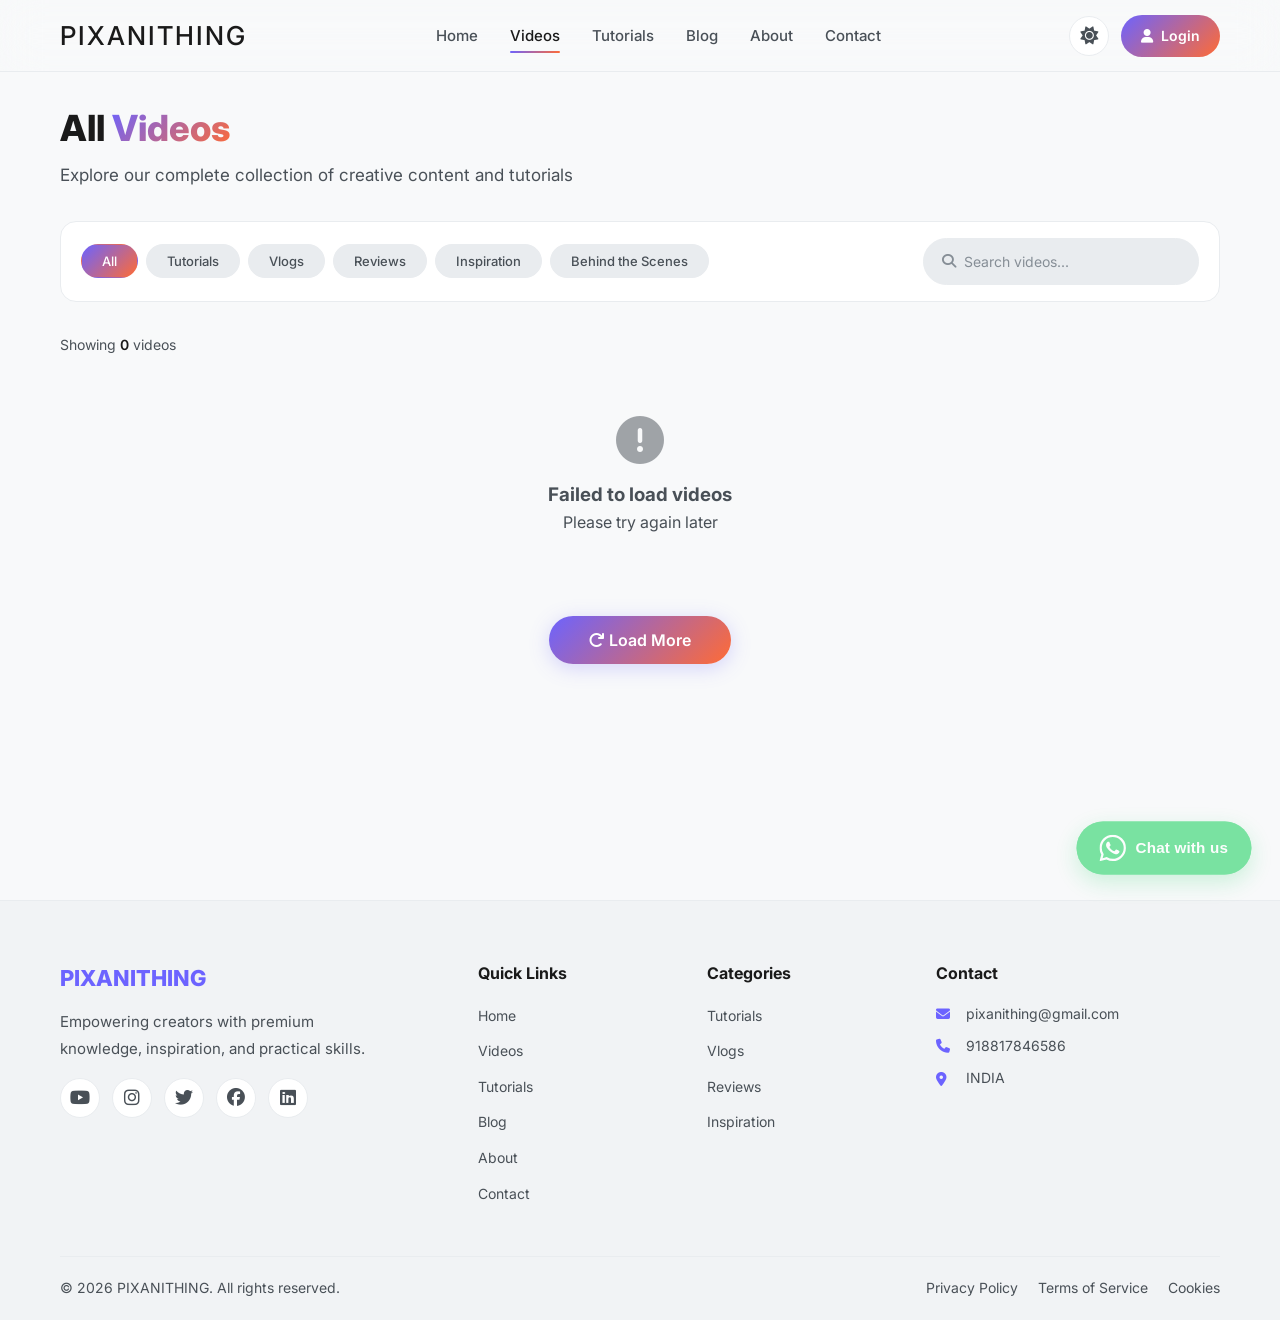
<file: videos.html>
<!DOCTYPE html>
<html lang="en" data-theme="dark">
<head>
    <meta charset="UTF-8" />
    <meta name="viewport" content="width=device-width, initial-scale=1.0" />
    <title>Videos - PIXANITHING</title>

    <!-- ===== SEO Meta Tags ===== -->
    <meta name="description" content="Explore all creative videos, tutorials, and content on PIXANITHING." />
    <meta name="theme-color" content="#6C63FF" />

    <!-- ===== Fonts & Icons ===== -->
    <link rel="preconnect" href="https://fonts.googleapis.com" />
    <link rel="preconnect" href="https://fonts.gstatic.com" crossorigin />
    <link href="https://fonts.googleapis.com/css2?family=Inter:wght@300;400;500;600;700;800;900&display=swap" rel="stylesheet" />
    <link rel="stylesheet" href="https://cdnjs.cloudflare.com/ajax/libs/font-awesome/6.6.0/css/all.min.css" />

    <!-- ===== Custom CSS ===== -->
    <link rel="stylesheet" href="css/style.css" />

    <style>
        /* ========================================
           VIDEOS PAGE SPECIFIC STYLES
           ======================================== */
        .videos-page {
            padding: 100px 0 60px;
            background: var(--bg-primary);
            min-height: 100vh;
        }

        .videos-header {
            margin-bottom: 32px;
        }

        .videos-header h1 {
            font-size: 36px;
            font-weight: 800;
        }

        .videos-header h1 span {
            background: var(--accent-gradient);
            -webkit-background-clip: text;
            -webkit-text-fill-color: transparent;
            background-clip: text;
        }

        .videos-header p {
            color: var(--text-secondary);
            font-size: 17px;
            margin-top: 4px;
        }

        /* ========================================
           STICKY FILTER BAR
           ======================================== */
        .filter-wrapper {
            position: relative;
            margin-bottom: 32px;
        }

        .filter-bar {
            display: flex;
            flex-wrap: wrap;
            gap: 16px;
            align-items: center;
            justify-content: space-between;
            padding: 16px 20px;
            background: var(--bg-card);
            border: 1px solid var(--border-color);
            border-radius: var(--radius-lg);
            transition: top 0.3s ease, box-shadow 0.3s ease, background 0.3s ease;
        }

        @media (min-width: 769px) {
            .filter-wrapper.is-sticky .filter-bar {
                position: fixed;
                top: 72px;
                left: 50%;
                transform: translateX(-50%);
                width: calc(100% - 40px);
                max-width: var(--container-width);
                z-index: 100;
                box-shadow: var(--shadow-md);
                background: rgba(var(--bg-card), 0.95);
                backdrop-filter: blur(12px);
                -webkit-backdrop-filter: blur(12px);
                border-radius: 0 0 var(--radius-lg) var(--radius-lg);
                border-top: none;
                animation: slideDown 0.3s ease;
            }
        }

        .filter-tabs {
            display: flex;
            flex-wrap: wrap;
            gap: 8px;
        }

        .filter-tab {
            padding: 8px 20px;
            border-radius: 50px;
            border: 1px solid var(--border-color);
            background: var(--bg-input);
            color: var(--text-secondary);
            cursor: pointer;
            transition: var(--transition);
            font-size: 13px;
            font-weight: 500;
            font-family: var(--font-family);
            white-space: nowrap;
        }

        .filter-tab:hover {
            border-color: var(--accent-primary);
            color: var(--text-primary);
        }

        .filter-tab.active {
            background: var(--accent-gradient);
            color: #fff;
            border-color: transparent;
        }

        .filter-search {
            display: flex;
            align-items: center;
            gap: 8px;
            background: var(--bg-input);
            border: 1px solid var(--border-color);
            border-radius: 50px;
            padding: 4px 16px 4px 18px;
            min-width: 200px;
            flex-shrink: 0;
        }

        .filter-search i {
            color: var(--text-muted);
            font-size: 14px;
        }

        .filter-search input {
            background: none;
            border: none;
            padding: 10px 0;
            color: var(--text-primary);
            font-size: 14px;
            outline: none;
            width: 100%;
            font-family: var(--font-family);
        }

        .filter-search input::placeholder {
            color: var(--text-muted);
        }

        .filter-search .clear-btn {
            display: none;
            background: none;
            border: none;
            color: var(--text-muted);
            cursor: pointer;
            font-size: 16px;
            padding: 4px;
        }

        .filter-search .clear-btn.visible {
            display: block;
        }

        .filter-search .clear-btn:hover {
            color: var(--text-primary);
        }

        /* ===== FLOATING FILTER BUTTON (Mobile) ===== */
        .filter-float-btn {
            display: none;
            position: fixed;
            bottom: 30px;
            right: 30px;
            z-index: 200;
            width: 56px;
            height: 56px;
            border-radius: 50%;
            background: var(--accent-gradient);
            color: #fff;
            border: none;
            font-size: 22px;
            cursor: pointer;
            box-shadow: 0 4px 20px rgba(108, 99, 255, 0.4);
            transition: var(--transition);
            font-family: var(--font-family);
        }

        .filter-float-btn:hover {
            transform: scale(1.05);
            box-shadow: 0 8px 30px rgba(108, 99, 255, 0.5);
        }

        .filter-float-btn .badge {
            position: absolute;
            top: -4px;
            right: -4px;
            background: #FF6B35;
            color: #fff;
            font-size: 10px;
            font-weight: 700;
            width: 20px;
            height: 20px;
            border-radius: 50%;
            display: flex;
            align-items: center;
            justify-content: center;
        }

        /* ===== MOBILE FILTER OVERLAY ===== */
        .filter-overlay {
            display: none;
            position: fixed;
            top: 0;
            left: 0;
            width: 100%;
            height: 100%;
            background: rgba(0, 0, 0, 0.6);
            backdrop-filter: blur(4px);
            z-index: 300;
            justify-content: center;
            align-items: center;
            padding: 20px;
        }

        .filter-overlay.active {
            display: flex;
            animation: fadeIn 0.3s ease;
        }

        .filter-overlay .filter-panel {
            background: var(--bg-card);
            border: 1px solid var(--border-color);
            border-radius: var(--radius-lg);
            padding: 28px 24px;
            max-width: 480px;
            width: 100%;
            max-height: 80vh;
            overflow-y: auto;
            animation: scaleIn 0.3s ease;
        }

        .filter-overlay .filter-panel .panel-header {
            display: flex;
            justify-content: space-between;
            align-items: center;
            margin-bottom: 20px;
            padding-bottom: 16px;
            border-bottom: 1px solid var(--border-color);
        }

        .filter-overlay .filter-panel .panel-header h3 {
            font-size: 18px;
            font-weight: 700;
        }

        .filter-overlay .filter-panel .panel-header .close-btn {
            background: none;
            border: none;
            color: var(--text-secondary);
            font-size: 24px;
            cursor: pointer;
            transition: var(--transition);
        }

        .filter-overlay .filter-panel .panel-header .close-btn:hover {
            color: var(--text-primary);
        }

        .filter-overlay .filter-panel .filter-tabs-mobile {
            display: flex;
            flex-wrap: wrap;
            gap: 8px;
            margin-bottom: 16px;
        }

        .filter-overlay .filter-panel .filter-tabs-mobile .filter-tab {
            flex: 1 0 auto;
            text-align: center;
        }

        .filter-overlay .filter-panel .filter-search-mobile {
            display: flex;
            align-items: center;
            gap: 10px;
            background: var(--bg-input);
            border: 1px solid var(--border-color);
            border-radius: var(--radius-sm);
            padding: 4px 16px 4px 18px;
            margin-top: 8px;
        }

        .filter-overlay .filter-panel .filter-search-mobile i {
            color: var(--text-muted);
        }

        .filter-overlay .filter-panel .filter-search-mobile input {
            background: none;
            border: none;
            padding: 12px 0;
            color: var(--text-primary);
            font-size: 15px;
            outline: none;
            width: 100%;
            font-family: var(--font-family);
        }

        .filter-overlay .filter-panel .filter-search-mobile input::placeholder {
            color: var(--text-muted);
        }

        .filter-overlay .filter-panel .apply-filters-btn {
            width: 100%;
            padding: 14px;
            border-radius: var(--radius-sm);
            background: var(--accent-gradient);
            color: #fff;
            border: none;
            font-weight: 600;
            font-size: 16px;
            cursor: pointer;
            margin-top: 16px;
            font-family: var(--font-family);
            transition: var(--transition);
        }

        .filter-overlay .filter-panel .apply-filters-btn:hover {
            transform: translateY(-2px);
            box-shadow: 0 8px 30px rgba(108, 99, 255, 0.3);
        }

        /* ===== VIDEO COUNT ===== */
        .video-count {
            font-size: 14px;
            color: var(--text-secondary);
            margin-bottom: 20px;
        }

        .video-count span {
            color: var(--text-primary);
            font-weight: 600;
        }

        /* ===== VIDEO GRID ===== */
        .video-grid {
            display: grid;
            grid-template-columns: repeat(auto-fill, minmax(320px, 1fr));
            gap: 28px;
        }

        .video-card {
            background: var(--bg-card);
            border: 1px solid var(--border-color);
            border-radius: var(--radius-lg);
            overflow: hidden;
            transition: var(--transition);
            cursor: pointer;
            animation: fadeInUp 0.5s ease both;
        }

        .video-card:hover {
            transform: translateY(-6px);
            border-color: var(--accent-primary);
            box-shadow: var(--shadow-hover);
        }

        .video-card .thumbnail {
            position: relative;
            padding-top: 56.25%;
            overflow: hidden;
            background: var(--bg-input);
        }

        .video-card .thumbnail img {
            position: absolute;
            top: 0;
            left: 0;
            width: 100%;
            height: 100%;
            object-fit: cover;
            transition: var(--transition);
        }

        .video-card:hover .thumbnail img {
            transform: scale(1.04);
        }

        .video-card .thumbnail .duration {
            position: absolute;
            bottom: 10px;
            right: 10px;
            background: rgba(0, 0, 0, 0.85);
            color: #fff;
            padding: 2px 10px;
            border-radius: 4px;
            font-size: 12px;
            font-weight: 600;
        }

        .video-card .thumbnail .play-btn {
            position: absolute;
            top: 50%;
            left: 50%;
            transform: translate(-50%, -50%);
            width: 56px;
            height: 56px;
            border-radius: 50%;
            background: rgba(255, 255, 255, 0.12);
            backdrop-filter: blur(8px);
            border: 2px solid rgba(255, 255, 255, 0.25);
            color: #fff;
            font-size: 22px;
            display: flex;
            align-items: center;
            justify-content: center;
            opacity: 0;
            transition: var(--transition);
            cursor: pointer;
        }

        .video-card:hover .thumbnail .play-btn {
            opacity: 1;
        }

        .video-card .thumbnail .play-btn:hover {
            background: var(--accent-primary);
            border-color: var(--accent-primary);
            transform: translate(-50%, -50%) scale(1.1);
        }

        .video-card .thumbnail .category-tag {
            position: absolute;
            top: 12px;
            left: 12px;
            background: var(--accent-gradient);
            color: #fff;
            padding: 3px 14px;
            border-radius: 20px;
            font-size: 11px;
            font-weight: 600;
            text-transform: uppercase;
            letter-spacing: 0.5px;
        }

        .video-card .thumbnail .views-badge {
            position: absolute;
            bottom: 10px;
            left: 10px;
            background: rgba(0, 0, 0, 0.7);
            color: #fff;
            padding: 2px 10px;
            border-radius: 4px;
            font-size: 12px;
            display: flex;
            align-items: center;
            gap: 4px;
        }

        .video-card .info {
            padding: 18px 20px;
        }

        .video-card .info h3 {
            font-size: 17px;
            font-weight: 700;
            margin-bottom: 8px;
            line-height: 1.4;
            display: -webkit-box;
            -webkit-line-clamp: 2;
            -webkit-box-orient: vertical;
            overflow: hidden;
        }

        .video-card .info .meta {
            display: flex;
            gap: 18px;
            font-size: 13px;
            color: var(--text-secondary);
            flex-wrap: wrap;
        }

        .video-card .info .meta i {
            margin-right: 4px;
        }

        .loading-shimmer {
            background: var(--bg-input);
            border-radius: var(--radius-lg);
            padding: 0;
            min-height: 280px;
            animation: shimmer 1.5s infinite;
        }

        @keyframes shimmer {
            0% { opacity: 0.6; }
            50% { opacity: 1; }
            100% { opacity: 0.6; }
        }

        /* ===== LOAD MORE ===== */
        .load-more-container {
            text-align: center;
            margin-top: 40px;
        }

        .load-more-container .btn {
            padding: 14px 40px;
        }

        .load-more-container .btn .spinner {
            display: none;
            width: 18px;
            height: 18px;
            border: 2px solid rgba(255, 255, 255, 0.3);
            border-top-color: #fff;
            border-radius: 50%;
            animation: spin 0.8s linear infinite;
        }

        .load-more-container .btn.loading .spinner {
            display: inline-block;
        }

        .load-more-container .btn.loading .btn-text {
            display: none;
        }

        /* ===== NO RESULTS ===== */
        .no-results {
            display: none;
            text-align: center;
            padding: 60px 20px;
            grid-column: 1 / -1;
        }

        .no-results.show {
            display: block;
            animation: fadeInUp 0.4s ease;
        }

        .no-results i {
            font-size: 56px;
            color: var(--text-muted);
            opacity: 0.4;
            display: block;
            margin-bottom: 16px;
        }

        .no-results h3 {
            font-size: 24px;
            font-weight: 700;
            margin-bottom: 6px;
        }

        .no-results p {
            color: var(--text-secondary);
            font-size: 16px;
        }

        /* ===== RESPONSIVE ===== */
        @media (max-width: 992px) {
            .filter-bar {
                flex-direction: column;
                align-items: stretch;
                gap: 12px;
            }

            .filter-tabs {
                justify-content: center;
            }

            .filter-search {
                width: 100%;
                min-width: unset;
            }
        }

        @media (max-width: 768px) {
            .videos-page {
                padding: 80px 0 40px;
            }

            .videos-header h1 {
                font-size: 28px;
            }

            .video-grid {
                grid-template-columns: 1fr;
                gap: 20px;
            }

            .filter-bar {
                display: none !important;
            }

            .filter-float-btn {
                display: flex;
                align-items: center;
                justify-content: center;
            }

            .filter-overlay .filter-panel {
                padding: 20px 16px;
                margin: 10px;
            }

            .filter-overlay .filter-panel .filter-tabs-mobile .filter-tab {
                font-size: 12px;
                padding: 6px 14px;
            }
        }

        @media (max-width: 480px) {
            .videos-header h1 {
                font-size: 22px;
            }

            .video-card .info h3 {
                font-size: 15px;
            }

            .video-card .info .meta {
                font-size: 12px;
                gap: 12px;
            }

            .filter-float-btn {
                bottom: 20px;
                right: 20px;
                width: 48px;
                height: 48px;
                font-size: 18px;
            }

            .filter-overlay .filter-panel {
                padding: 16px 14px;
            }

            .filter-overlay .filter-panel .panel-header h3 {
                font-size: 16px;
            }

            .filter-overlay .filter-panel .filter-tabs-mobile .filter-tab {
                font-size: 11px;
                padding: 5px 12px;
            }
        }
    </style>
</head>
<body>

    <!-- ===== HEADER ===== -->
    <header id="header">
        <div class="container">
            <nav class="navbar">
                <a href="index.html" class="rectangle-logo">
    <div class="logo-text-area">
        <h1 class="logo-anithing">PIXANITHING</h1>
    </div>
</a>

                <ul class="nav-menu" id="navMenu">
                    <li><a href="index.html">Home</a></li>
                    <li><a href="videos.html" class="active">Videos</a></li>
                    <li><a href="tutorials.html">Tutorials</a></li>
                    <li><a href="blog.html">Blog</a></li>
                    <li><a href="about.html">About</a></li>
                    <li><a href="contact.html">Contact</a></li>
                </ul>

                <div class="nav-actions">
                    <button class="theme-toggle" id="themeToggle" aria-label="Toggle Theme">
                        <i class="fas fa-moon"></i>
                    </button>
                    <a href="login.html" class="btn-login">
                        <i class="fas fa-user"></i> <span class="btn-text">Login</span>
                    </a>
                    <button class="hamburger" id="hamburger" aria-label="Menu">
                        <span></span>
                        <span></span>
                        <span></span>
                    </button>
                </div>
            </nav>
        </div>
    </header>

    <!-- ===== VIDEOS PAGE ===== -->
    <section class="videos-page">
        <div class="container">

            <!-- ===== HEADER ===== -->
            <div class="videos-header">
                <h1>All <span>Videos</span></h1>
                <p>Explore our complete collection of creative content and tutorials</p>
            </div>

            <!-- ===== FILTER WRAPPER ===== -->
            <div class="filter-wrapper" id="filterWrapper">

                <!-- ===== DESKTOP FILTER BAR ===== -->
                <div class="filter-bar" id="filterBar">
                    <div class="filter-tabs" id="filterTabs">
                        <button class="filter-tab active" data-filter="all">All</button>
                        <button class="filter-tab" data-filter="tutorial">Tutorials</button>
                        <button class="filter-tab" data-filter="vlog">Vlogs</button>
                        <button class="filter-tab" data-filter="review">Reviews</button>
                        <button class="filter-tab" data-filter="inspiration">Inspiration</button>
                        <button class="filter-tab" data-filter="bts">Behind the Scenes</button>
                    </div>
                    <div class="filter-search">
                        <i class="fas fa-search"></i>
                        <input type="text" id="searchInput" placeholder="Search videos..." />
                        <button class="clear-btn" id="clearSearch" aria-label="Clear search">
                            <i class="fas fa-times-circle"></i>
                        </button>
                    </div>
                </div>

            </div>

            <!-- ===== VIDEO COUNT ===== -->
            <div class="video-count">
                Showing <span id="visibleCount">0</span> videos
            </div>

            <!-- ===== VIDEO GRID ===== -->
            <div class="video-grid" id="videoGrid">
                <!-- Videos will be loaded dynamically via API -->
                <div class="loading-shimmer" style="height:280px;"></div>
                <div class="loading-shimmer" style="height:280px;"></div>
                <div class="loading-shimmer" style="height:280px;"></div>
                <div class="loading-shimmer" style="height:280px;"></div>
                <div class="loading-shimmer" style="height:280px;"></div>
                <div class="loading-shimmer" style="height:280px;"></div>
            </div>

            <!-- ===== NO RESULTS ===== -->
            <div class="no-results" id="noResults">
                <i class="fas fa-search"></i>
                <h3>No videos found</h3>
                <p>Try adjusting your search or filter criteria</p>
            </div>

            <!-- ===== LOAD MORE ===== -->
            <div class="load-more-container" id="loadMoreContainer">
                <button class="btn btn-primary" id="loadMoreBtn">
                    <span class="spinner"></span>
                    <span class="btn-text"><i class="fas fa-redo"></i> Load More</span>
                </button>
            </div>

        </div>
    </section>

    <!-- ===== FLOATING FILTER BUTTON (Mobile Only) ===== -->
    <button class="filter-float-btn" id="filterFloatBtn" aria-label="Open filters">
        <i class="fas fa-sliders-h"></i>
        <span class="badge" id="filterBadge">0</span>
    </button>

    <!-- ===== MOBILE FILTER OVERLAY ===== -->
    <div class="filter-overlay" id="filterOverlay">
        <div class="filter-panel">
            <div class="panel-header">
                <h3><i class="fas fa-sliders-h" style="color:var(--accent-primary);margin-right:8px;"></i> Filters</h3>
                <button class="close-btn" id="closeFilterOverlay">&times;</button>
            </div>

            <div class="filter-tabs-mobile" id="filterTabsMobile">
                <button class="filter-tab active" data-filter="all">All</button>
                <button class="filter-tab" data-filter="tutorial">Tutorials</button>
                <button class="filter-tab" data-filter="vlog">Vlogs</button>
                <button class="filter-tab" data-filter="review">Reviews</button>
                <button class="filter-tab" data-filter="inspiration">Inspiration</button>
                <button class="filter-tab" data-filter="bts">Behind the Scenes</button>
            </div>

            <div class="filter-search-mobile">
                <i class="fas fa-search"></i>
                <input type="text" id="searchInputMobile" placeholder="Search videos..." />
            </div>

            <button class="apply-filters-btn" id="applyFiltersBtn">
                <i class="fas fa-check"></i> Apply Filters
            </button>
        </div>
    </div>

    <!-- ===== FOOTER ===== -->
    <footer class="footer">
        <div class="container">
            <div class="footer-grid">
                <div class="footer-brand">
                    <a href="index.html" class="logo">
                        <span>PIXANI<span>THING</span></span>
                    </a>
                    <p>Empowering creators with premium knowledge, inspiration, and practical skills.</p>
                    <div class="social-links">
                        <a href="#" target="_blank"><i class="fab fa-youtube"></i></a>
                        <a href="#" target="_blank"><i class="fab fa-instagram"></i></a>
                        <a href="#" target="_blank"><i class="fab fa-twitter"></i></a>
                        <a href="#" target="_blank"><i class="fab fa-facebook"></i></a>
                        <a href="#" target="_blank"><i class="fab fa-linkedin"></i></a>
                    </div>
                </div>
                <div class="footer-links">
                    <h4>Quick Links</h4>
                    <ul>
                        <li><a href="index.html">Home</a></li>
                        <li><a href="videos.html">Videos</a></li>
                        <li><a href="tutorials.html">Tutorials</a></li>
                        <li><a href="blog.html">Blog</a></li>
                        <li><a href="about.html">About</a></li>
                        <li><a href="contact.html">Contact</a></li>
                    </ul>
                </div>
                <div class="footer-links">
                    <h4>Categories</h4>
                    <ul>
                        <li><a href="videos.html?cat=tutorial">Tutorials</a></li>
                        <li><a href="videos.html?cat=vlog">Vlogs</a></li>
                        <li><a href="videos.html?cat=review">Reviews</a></li>
                        <li><a href="videos.html?cat=inspiration">Inspiration</a></li>
                    </ul>
                </div>
                <div class="footer-contact">
                    <h4>Contact</h4>
                    <ul>
                        <li><i class="fas fa-envelope"></i>pixanithing@gmail.com</li>
                        <li><i class="fas fa-phone"></i>918817846586</li>
                        <li><i class="fas fa-map-marker-alt"></i>INDIA</li>
                    </ul>
                </div>
            </div>
            <div class="footer-bottom">
                <p>&copy; 2026 PIXANITHING. All rights reserved.</p>
                <div class="footer-bottom-links">
                    <a href="#">Privacy Policy</a>
                    <a href="#">Terms of Service</a>
                    <a href="#">Cookies</a>
                </div>
            </div>
        </div>
    </footer>

    <!-- ===== BACK TO TOP ===== -->
    <button id="backToTop" class="back-to-top" aria-label="Back to top">
        <i class="fas fa-chevron-up"></i>
    </button>

    <!-- ===== JAVASCRIPT ===== -->
    <script src="js/script.js"></script>

    <!-- ===== PAGE-SPECIFIC JAVASCRIPT ===== -->
    <script>
        document.addEventListener('DOMContentLoaded', function() {

            // ========================================
            // API CONFIG
            // ========================================
            const API_URL = 'http://localhost:5000/api';

            // ========================================
            // DOM REFERENCES
            // ========================================
            const videoGrid = document.getElementById('videoGrid');
            const filterTabs = document.querySelectorAll('#filterTabs .filter-tab');
            const filterTabsMobile = document.querySelectorAll('#filterTabsMobile .filter-tab');
            const searchInput = document.getElementById('searchInput');
            const searchInputMobile = document.getElementById('searchInputMobile');
            const clearSearch = document.getElementById('clearSearch');
            const visibleCount = document.getElementById('visibleCount');
            const noResults = document.getElementById('noResults');
            const loadMoreBtn = document.getElementById('loadMoreBtn');
            const loadMoreContainer = document.getElementById('loadMoreContainer');
            const filterWrapper = document.getElementById('filterWrapper');
            const filterFloatBtn = document.getElementById('filterFloatBtn');
            const filterOverlay = document.getElementById('filterOverlay');
            const closeFilterOverlay = document.getElementById('closeFilterOverlay');
            const applyFiltersBtn = document.getElementById('applyFiltersBtn');
            const filterBadge = document.getElementById('filterBadge');

            // ========================================
            // STATE
            // ========================================
            let currentFilter = 'all';
            let currentSearch = '';
            let currentPage = 1;
            let totalPages = 1;
            let isLoading = false;
            let hasMore = true;

            // ========================================
            // FETCH HELPER
            // ========================================
            async function fetchAPI(endpoint) {
                try {
                    const response = await fetch(`${API_URL}${endpoint}`);
                    const data = await response.json();
                    if (!response.ok) {
                        throw new Error(data.message || 'Something went wrong');
                    }
                    return data;
                } catch (error) {
                    console.error('API Error:', error);
                    return null;
                }
            }

            // ========================================
            // UPDATE FILTER BADGE
            // ========================================
            function updateFilterBadge() {
                const totalVideos = parseInt(document.querySelector('.video-count span')?.textContent || '0');
                const visibleVideos = document.querySelectorAll('.video-card:not([style*="display: none"])').length;
                const diff = totalVideos - visibleVideos;

                if (diff > 0) {
                    filterBadge.textContent = diff;
                    filterBadge.style.display = 'flex';
                } else {
                    filterBadge.style.display = 'none';
                }
            }

            // ========================================
            // LOAD VIDEOS FROM API
            // ========================================
            async function loadVideos(page = 1, append = false) {
                if (isLoading) return;
                isLoading = true;

                if (!append) {
                    currentPage = 1;
                    hasMore = true;
                    videoGrid.innerHTML = `
                        <div class="loading-shimmer" style="height:280px;"></div>
                        <div class="loading-shimmer" style="height:280px;"></div>
                        <div class="loading-shimmer" style="height:280px;"></div>
                        <div class="loading-shimmer" style="height:280px;"></div>
                        <div class="loading-shimmer" style="height:280px;"></div>
                        <div class="loading-shimmer" style="height:280px;"></div>
                    `;
                }

                try {
                    let url = `/videos?page=${page}&limit=12`;
                    if (currentFilter && currentFilter !== 'all') url += `&category=${currentFilter}`;
                    if (currentSearch) url += `&search=${currentSearch}`;

                    const data = await fetchAPI(url);

                    if (!data || !data.data) {
                        videoGrid.innerHTML = `
                            <div style="grid-column:1/-1;text-align:center;padding:40px;color:var(--text-secondary);">
                                <i class="fas fa-exclamation-circle" style="font-size:48px;opacity:0.5;display:block;margin-bottom:16px;"></i>
                                <h3>Failed to load videos</h3>
                                <p>Please try again later</p>
                            </div>
                        `;
                        isLoading = false;
                        return;
                    }

                    const videos = data.data;
                    totalPages = data.pagination?.pages || 1;
                    hasMore = page < totalPages;

                    // Update count
                    visibleCount.textContent = data.pagination?.total || 0;

                    if (videos.length === 0) {
                        if (!append) {
                            videoGrid.innerHTML = '';
                            noResults.classList.add('show');
                        }
                        loadMoreContainer.style.display = 'none';
                        isLoading = false;
                        return;
                    }

                    noResults.classList.remove('show');

                    // Render videos
                    const videoHTML = videos.map(function(video) {
                        return `
                            <div class="video-card" onclick="location.href='video-detail.html?id=${video._id}'">
                                <div class="thumbnail">
                                    <img src="${video.thumbnail || 'https://via.placeholder.com/400x250'}" alt="${video.title}" loading="lazy" />
                                    <span class="duration">${video.duration || '00:00'}</span>
                                    <button class="play-btn" onclick="event.stopPropagation();">
                                        <i class="fas fa-play"></i>
                                    </button>
                                    <span class="category-tag">${video.category}</span>
                                    <span class="views-badge"><i class="fas fa-eye"></i> ${formatNumber(video.views || 0)}</span>
                                </div>
                                <div class="info">
                                    <h3>${video.title}</h3>
                                    <div class="meta">
                                        <span><i class="fas fa-calendar"></i> ${timeAgo(video.publishedAt)}</span>
                                        <span><i class="fas fa-thumbs-up"></i> ${formatNumber(video.likes || 0)}</span>
                                    </div>
                                </div>
                            </div>
                        `;
                    }).join('');

                    if (append) {
                        videoGrid.insertAdjacentHTML('beforeend', videoHTML);
                    } else {
                        videoGrid.innerHTML = videoHTML;
                    }

                    // Show/hide load more
                    if (hasMore) {
                        loadMoreContainer.style.display = 'block';
                        loadMoreBtn.querySelector('.btn-text').innerHTML = `<i class="fas fa-redo"></i> Load More`;
                    } else {
                        loadMoreContainer.style.display = 'none';
                    }

                    // Update badge
                    updateFilterBadge();

                } catch (error) {
                    console.error('Error loading videos:', error);
                    if (!append) {
                        videoGrid.innerHTML = `
                            <div style="grid-column:1/-1;text-align:center;padding:40px;color:var(--text-secondary);">
                                <i class="fas fa-exclamation-circle" style="font-size:48px;opacity:0.5;display:block;margin-bottom:16px;"></i>
                                <h3>Failed to load videos</h3>
                                <p>Please try again later</p>
                            </div>
                        `;
                    }
                }

                isLoading = false;
            }

            // ========================================
            // UTILITY FUNCTIONS
            // ========================================
            function formatNumber(num) {
                if (num >= 1000000) return (num / 1000000).toFixed(1) + 'M';
                if (num >= 1000) return (num / 1000).toFixed(1) + 'K';
                return num;
            }

            function timeAgo(date) {
                const now = new Date();
                const past = new Date(date);
                const diff = Math.floor((now - past) / 1000);

                if (diff < 60) return 'Just now';
                if (diff < 3600) return Math.floor(diff / 60) + ' minutes ago';
                if (diff < 86400) return Math.floor(diff / 3600) + ' hours ago';
                if (diff < 604800) return Math.floor(diff / 86400) + ' days ago';
                if (diff < 2592000) return Math.floor(diff / 604800) + ' weeks ago';
                if (diff < 31536000) return Math.floor(diff / 2592000) + ' months ago';
                return Math.floor(diff / 31536000) + ' years ago';
            }

            // ========================================
            // SYNC FILTERS
            // ========================================
            function syncFilters() {
                filterTabs.forEach(function(tab) {
                    tab.classList.toggle('active', tab.dataset.filter === currentFilter);
                });

                filterTabsMobile.forEach(function(tab) {
                    tab.classList.toggle('active', tab.dataset.filter === currentFilter);
                });

                if (searchInput.value !== currentSearch) {
                    searchInput.value = currentSearch;
                }
                if (searchInputMobile.value !== currentSearch) {
                    searchInputMobile.value = currentSearch;
                }

                clearSearch.classList.toggle('visible', currentSearch.length > 0);
            }

            // ========================================
            // APPLY FILTERS
            // ========================================
            function applyFilters() {
                currentPage = 1;
                syncFilters();
                loadVideos(1, false);
            }

            // ========================================
            // FILTER TAB CLICKS (Desktop)
            // ========================================
            filterTabs.forEach(function(tab) {
                tab.addEventListener('click', function() {
                    currentFilter = this.dataset.filter;
                    applyFilters();
                });
            });

            // ========================================
            // FILTER TAB CLICKS (Mobile)
            // ========================================
            filterTabsMobile.forEach(function(tab) {
                tab.addEventListener('click', function() {
                    filterTabsMobile.forEach(function(t) { t.classList.remove('active'); });
                    this.classList.add('active');
                    currentFilter = this.dataset.filter;
                    applyFilters();
                });
            });

            // ========================================
            // SEARCH
            // ========================================
            searchInput.addEventListener('input', function() {
                currentSearch = this.value;
                applyFilters();
            });

            searchInputMobile.addEventListener('input', function() {
                currentSearch = this.value;
                applyFilters();
            });

            clearSearch.addEventListener('click', function() {
                searchInput.value = '';
                searchInputMobile.value = '';
                currentSearch = '';
                applyFilters();
                searchInput.focus();
            });

            // ========================================
            // LOAD MORE
            // ========================================
            loadMoreBtn.addEventListener('click', function() {
                if (!hasMore || isLoading) return;
                currentPage++;
                loadVideos(currentPage, true);
            });

            // ========================================
            // FLOATING FILTER BUTTON
            // ========================================
            filterFloatBtn.addEventListener('click', function() {
                filterOverlay.classList.add('active');
                document.body.style.overflow = 'hidden';
                syncFilters();
            });

            // ========================================
            // CLOSE FILTER OVERLAY
            // ========================================
            function closeFilterOverlayFunc() {
                filterOverlay.classList.remove('active');
                document.body.style.overflow = '';
            }

            closeFilterOverlay.addEventListener('click', closeFilterOverlayFunc);

            filterOverlay.addEventListener('click', function(e) {
                if (e.target === this) {
                    closeFilterOverlayFunc();
                }
            });

            applyFiltersBtn.addEventListener('click', function() {
                closeFilterOverlayFunc();
                applyFilters();
            });

            // ========================================
            // STICKY FILTER BAR
            // ========================================
            let filterBarSticky = false;
            const filterBar = document.getElementById('filterBar');
            const filterBarOffset = filterWrapper?.offsetTop || 0;

            function handleStickyFilter() {
                if (window.innerWidth >= 769) {
                    const scrollY = window.scrollY;
                    const headerHeight = document.getElementById('header')?.offsetHeight || 72;
                    const threshold = filterBarOffset - headerHeight - 10;

                    if (scrollY > threshold) {
                        if (!filterBarSticky) {
                            filterWrapper.classList.add('is-sticky');
                            filterBarSticky = true;
                        }
                    } else {
                        if (filterBarSticky) {
                            filterWrapper.classList.remove('is-sticky');
                            filterBarSticky = false;
                        }
                    }
                } else {
                    filterWrapper.classList.remove('is-sticky');
                    filterBarSticky = false;
                }
            }

            window.addEventListener('scroll', handleStickyFilter, { passive: true });
            window.addEventListener('resize', handleStickyFilter, { passive: true });

            // ========================================
            // PLAY BUTTON HANDLERS
            // ========================================
            document.addEventListener('click', function(e) {
                const playBtn = e.target.closest('.play-btn');
                if (playBtn) {
                    e.stopPropagation();
                    const card = playBtn.closest('.video-card');
                    const title = card?.querySelector('h3')?.textContent || 'Video';
                    alert(`🎬 Playing: ${title}\n\n(This would open the video player in production)`);
                }
            });

            // ========================================
            // KEYBOARD SHORTCUT
            // ========================================
            document.addEventListener('keydown', function(e) {
                if ((e.ctrlKey || e.metaKey) && e.key === 'k') {
                    e.preventDefault();
                    if (window.innerWidth >= 769) {
                        searchInput.focus();
                    } else {
                        filterFloatBtn.click();
                        setTimeout(function() {
                            searchInputMobile.focus();
                        }, 400);
                    }
                }

                if (e.key === 'Escape' && filterOverlay.classList.contains('active')) {
                    closeFilterOverlayFunc();
                }
            });

            // ========================================
            // URL PARAMETER SUPPORT
            // ========================================
            function handleUrlParams() {
                const urlParams = new URLSearchParams(window.location.search);
                const category = urlParams.get('cat');
                const search = urlParams.get('search');

                if (category) {
                    currentFilter = category;
                }

                if (search) {
                    currentSearch = search;
                    searchInput.value = search;
                    searchInputMobile.value = search;
                    clearSearch.classList.add('visible');
                }

                syncFilters();
                loadVideos(1, false);
            }

            // ========================================
            // INITIALIZE
            // ========================================
            handleUrlParams();

            console.log('✅ Videos page loaded successfully!');

        });
    </script>
<!-- WhatsApp Floating Button -->
<div class="wa-float-wrapper" id="waFloatWrapper" role="complementary" aria-label="WhatsApp Chat Support">
  <a href="https://wa.me/918817846586?text=Hi%2C%20I%20would%20like%20to%20know%20more%20about%20your%20services."
     class="wa-float-btn"
     id="waFloatBtn"
     target="_blank"
     rel="noopener noreferrer"
     aria-label="Chat with us on WhatsApp">
    <span class="wa-pulse-ring" aria-hidden="true"></span>
    <span class="wa-pulse-ring" aria-hidden="true"></span>
    <svg class="wa-icon" viewBox="0 0 24 24" xmlns="http://www.w3.org/2000/svg" aria-hidden="true">
      <path d="M17.472 14.382c-.297-.149-1.758-.867-2.03-.967-.273-.099-.471-.148-.67.15-.197.297-.767.966-.94 1.164-.173.199-.347.223-.644.075-.297-.15-1.255-.463-2.39-1.475-.883-.788-1.48-1.761-1.653-2.059-.173-.297-.018-.458.13-.606.134-.133.298-.347.446-.52.149-.174.198-.298.298-.497.099-.198.05-.371-.025-.52-.075-.149-.669-1.612-.916-2.207-.242-.579-.487-.5-.669-.51-.173-.008-.371-.01-.57-.01-.198 0-.52.074-.792.372-.272.297-1.04 1.016-1.04 2.479 0 1.462 1.065 2.875 1.213 3.074.149.198 2.096 3.2 5.077 4.487.709.306 1.262.489 1.694.625.712.227 1.36.195 1.871.118.571-.085 1.758-.719 2.006-1.413.248-.694.248-1.289.173-1.413-.074-.124-.272-.198-.57-.347m-5.421 7.403h-.004a9.87 9.87 0 01-5.031-1.378l-.361-.214-3.741.982.998-3.648-.235-.374a9.86 9.86 0 01-1.51-5.26c.001-5.45 4.436-9.884 9.888-9.884 2.64 0 5.122 1.03 6.988 2.898a9.825 9.825 0 012.893 6.994c-.003 5.45-4.437 9.884-9.885 9.884m8.413-18.297A11.815 11.815 0 0012.05 0C5.495 0 .16 5.335.157 11.892c0 2.096.547 4.142 1.588 5.945L.057 24l6.305-1.654a11.882 11.882 0 005.683 1.448h.005c6.554 0 11.89-5.335 11.893-11.893a11.821 11.821 0 00-3.48-8.413Z"/>
    </svg>
    <span class="wa-label">Chat with us</span>
  </a>
</div>

<!-- CSS -->
<link rel="stylesheet" href="css/whatsapp-button.css">
<!-- JS -->
<script src="js/whatsapp-button.js" defer></script>
</body>
</html>
</file>
<file: css/style.css>
/* ========================================
   PIXANITHING - Global Stylesheet
   Version: 3.0.0 (Final)
   Author: PIXANITHING
   Description: Complete global styles for all pages
   ======================================== */

/* ========================================
   ROOT VARIABLES
   ======================================== */
:root {
    /* ===== COLORS - DARK THEME (Default) ===== */
    --bg-primary: #0A0A0A;
    --bg-secondary: #111111;
    --bg-card: #1A1A1A;
    --bg-card-hover: #242424;
    --bg-input: #1E1E1E;

    --text-primary: #FFFFFF;
    --text-secondary: #B0B0B0;
    --text-muted: #6B6B6B;

    --accent-primary: #6C63FF;
    --accent-secondary: #FF6B35;
    --accent-gradient: linear-gradient(135deg, #6C63FF, #FF6B35);

    --border-color: #2A2A2A;
    --border-light: rgba(255, 255, 255, 0.05);

    --shadow-sm: 0 2px 10px rgba(0, 0, 0, 0.3);
    --shadow-md: 0 4px 20px rgba(0, 0, 0, 0.4);
    --shadow-lg: 0 8px 40px rgba(0, 0, 0, 0.5);
    --shadow-hover: 0 8px 35px rgba(108, 99, 255, 0.15);

    --radius-sm: 8px;
    --radius-md: 12px;
    --radius-lg: 16px;
    --radius-xl: 24px;

    --transition: all 0.3s cubic-bezier(0.4, 0, 0.2, 1);
    --transition-slow: all 0.5s cubic-bezier(0.4, 0, 0.2, 1);

    --font-family: 'Inter', -apple-system, BlinkMacSystemFont, 'Segoe UI', Roboto, Oxygen, Ubuntu, sans-serif;

    --header-height: 72px;
    --container-width: 1200px;

    --z-nav: 1000;
    --z-modal: 2000;
    --z-tooltip: 3000;
    --z-preloader: 9999;
}

/* ========================================
   LIGHT THEME
   ======================================== */
[data-theme="light"] {
    --bg-primary: #F8F9FA;
    --bg-secondary: #F1F3F5;
    --bg-card: #FFFFFF;
    --bg-card-hover: #F1F3F5;
    --bg-input: #E9ECEF;

    --text-primary: #1A1A1A;
    --text-secondary: #495057;
    --text-muted: #868E96;

    --border-color: #E9ECEF;
    --border-light: rgba(0, 0, 0, 0.05);

    --shadow-sm: 0 2px 10px rgba(0, 0, 0, 0.05);
    --shadow-md: 0 4px 20px rgba(0, 0, 0, 0.08);
    --shadow-lg: 0 8px 40px rgba(0, 0, 0, 0.1);
    --shadow-hover: 0 8px 35px rgba(108, 99, 255, 0.12);
}

/* ========================================
   RESET & BASE
   ======================================== */
*,
*::before,
*::after {
    margin: 0;
    padding: 0;
    box-sizing: border-box;
}

html {
    scroll-behavior: smooth;
    -webkit-font-smoothing: antialiased;
    -moz-osx-font-smoothing: grayscale;
}

body {
    font-family: var(--font-family);
    background: var(--bg-primary);
    color: var(--text-primary);
    line-height: 1.6;
    transition: background 0.3s ease, color 0.3s ease;
    overflow-x: hidden;
    min-height: 100vh;
}

/* ===== SCROLLBAR ===== */
::-webkit-scrollbar {
    width: 8px;
    height: 8px;
}

::-webkit-scrollbar-track {
    background: var(--bg-secondary);
}

::-webkit-scrollbar-thumb {
    background: var(--accent-gradient);
    border-radius: 10px;
}

::-webkit-scrollbar-thumb:hover {
    opacity: 0.8;
}

/* ===== SELECTION ===== */
::selection {
    background: var(--accent-primary);
    color: #FFFFFF;
}

/* ===== TYPOGRAPHY ===== */
a {
    text-decoration: none;
    color: inherit;
    transition: var(--transition);
}

img {
    max-width: 100%;
    display: block;
}

ul,
ol {
    list-style: none;
}

/* ===== CONTAINER ===== */
.container {
    max-width: var(--container-width);
    margin: 0 auto;
    padding: 0 20px;
}

/* ========================================
   PRELOADER
   ======================================== */
#preloader {
    position: fixed;
    top: 0;
    left: 0;
    width: 100%;
    height: 100%;
    background: var(--bg-primary);
    display: flex;
    align-items: center;
    justify-content: center;
    z-index: var(--z-preloader);
    transition: opacity 0.6s ease, visibility 0.6s ease;
}

#preloader.hidden {
    opacity: 0;
    visibility: hidden;
    pointer-events: none;
}

.loader {
    width: 48px;
    height: 48px;
    border-radius: 50%;
    border: 3px solid var(--border-color);
    border-top-color: var(--accent-primary);
    border-bottom-color: var(--accent-secondary);
    animation: spin 0.8s linear infinite;
}

/* ========================================
   HEADER / NAVIGATION
   ======================================== */
header {
    position: fixed;
    top: 0;
    left: 0;
    width: 100%;
    z-index: var(--z-nav);
    background: rgba(var(--bg-primary), 0.85);
    backdrop-filter: blur(20px);
    -webkit-backdrop-filter: blur(20px);
    border-bottom: 1px solid var(--border-color);
    transition: var(--transition);
    height: var(--header-height);
}

header.scrolled {
    background: var(--bg-primary);
    box-shadow: var(--shadow-md);
}

.navbar {
    display: flex;
    align-items: center;
    justify-content: space-between;
    height: var(--header-height);
    transition: var(--transition);
}

/* ===== LOGO ===== */
.logo {
    display: flex;
    align-items: center;
    gap: 10px;
    font-size: 24px;
    font-weight: 800;
    color: var(--text-primary);
    text-decoration: none;
    flex-shrink: 0;
}

.logo i {
    color: var(--accent-primary);
    font-size: 28px;
}

.logo span {
    color: var(--accent-primary);
}

/* ===== NAV MENU ===== */
.nav-menu {
    display: flex;
    align-items: center;
    gap: 32px;
    margin: 0;
    padding: 0;
}

.nav-menu a {
    font-size: 15px;
    font-weight: 500;
    color: var(--text-secondary);
    position: relative;
    padding: 6px 0;
    transition: var(--transition);
}

.nav-menu a::after {
    content: '';
    position: absolute;
    bottom: -2px;
    left: 0;
    width: 0;
    height: 2px;
    background: var(--accent-gradient);
    border-radius: 2px;
    transition: var(--transition);
}

.nav-menu a:hover,
.nav-menu a.active {
    color: var(--text-primary);
}

.nav-menu a:hover::after,
.nav-menu a.active::after {
    width: 100%;
}

/* ===== NAV ACTIONS ===== */
.nav-actions {
    display: flex;
    align-items: center;
    gap: 12px;
    flex-shrink: 0;
}

/* Theme Toggle */
.theme-toggle {
    width: 40px;
    height: 40px;
    border-radius: 50%;
    background: var(--bg-card);
    border: 1px solid var(--border-color);
    color: var(--text-secondary);
    font-size: 18px;
    cursor: pointer;
    transition: var(--transition);
    display: flex;
    align-items: center;
    justify-content: center;
}

.theme-toggle:hover {
    background: var(--bg-card-hover);
    color: var(--text-primary);
    transform: rotate(30deg);
}

/* Login Button */
.btn-login {
    display: flex;
    align-items: center;
    gap: 8px;
    padding: 10px 20px;
    border-radius: 50px;
    background: var(--accent-gradient);
    color: #FFFFFF;
    font-size: 14px;
    font-weight: 600;
    border: none;
    cursor: pointer;
    transition: var(--transition);
    text-decoration: none;
    font-family: var(--font-family);
}

.btn-login:hover {
    transform: translateY(-2px);
    box-shadow: 0 8px 30px rgba(108, 99, 255, 0.3);
}

/* ===== HAMBURGER ===== */
.hamburger {
    display: none;
    flex-direction: column;
    gap: 5px;
    background: none;
    border: none;
    cursor: pointer;
    padding: 4px;
    transition: var(--transition);
}

.hamburger span {
    display: block;
    width: 26px;
    height: 2.5px;
    background: var(--text-primary);
    border-radius: 2px;
    transition: var(--transition);
}

.hamburger.active span:nth-child(1) {
    transform: rotate(45deg) translate(5px, 5px);
}

.hamburger.active span:nth-child(2) {
    opacity: 0;
    transform: scaleX(0);
}

.hamburger.active span:nth-child(3) {
    transform: rotate(-45deg) translate(5px, -5px);
}

/* ========================================
   BUTTONS
   ======================================== */
.btn {
    display: inline-flex;
    align-items: center;
    justify-content: center;
    gap: 10px;
    padding: 14px 32px;
    border-radius: 50px;
    font-weight: 600;
    font-size: 16px;
    font-family: var(--font-family);
    border: none;
    cursor: pointer;
    transition: var(--transition);
    text-decoration: none;
}

.btn-primary {
    background: var(--accent-gradient);
    color: #FFFFFF;
    box-shadow: 0 4px 20px rgba(108, 99, 255, 0.25);
}

.btn-primary:hover {
    transform: translateY(-3px);
    box-shadow: 0 8px 35px rgba(108, 99, 255, 0.35);
}

.btn-secondary {
    background: var(--bg-card);
    color: var(--text-primary);
    border: 1px solid var(--border-color);
}

.btn-secondary:hover {
    background: var(--bg-card-hover);
    transform: translateY(-3px);
}

/* ========================================
   SECTION HEADERS
   ======================================== */
.section-header {
    text-align: center;
    margin-bottom: 48px;
    position: relative;
}

.section-title {
    font-size: 38px;
    font-weight: 800;
    margin-bottom: 8px;
    line-height: 1.2;
}

.section-title span {
    background: var(--accent-gradient);
    -webkit-background-clip: text;
    -webkit-text-fill-color: transparent;
    background-clip: text;
}

.section-subtitle {
    font-size: 17px;
    color: var(--text-secondary);
    max-width: 560px;
    margin: 0 auto;
}

.view-all {
    display: inline-flex;
    align-items: center;
    gap: 8px;
    color: var(--accent-primary);
    font-weight: 600;
    font-size: 15px;
    margin-top: 14px;
    transition: var(--transition);
}

.view-all:hover {
    gap: 14px;
}

/* ========================================
   NEWSLETTER SECTION
   ======================================== */
.newsletter-section {
    padding: 70px 0;
    background: var(--bg-secondary);
    border-top: 1px solid var(--border-color);
    border-bottom: 1px solid var(--border-color);
}

.newsletter-content {
    max-width: 560px;
    margin: 0 auto;
    text-align: center;
}

.newsletter-icon {
    width: 72px;
    height: 72px;
    border-radius: 50%;
    background: var(--accent-gradient);
    display: flex;
    align-items: center;
    justify-content: center;
    margin: 0 auto 20px;
    font-size: 32px;
    color: #FFFFFF;
}

.newsletter-content h2 {
    font-size: 32px;
    font-weight: 800;
    margin-bottom: 8px;
}

.newsletter-content h2 span {
    background: var(--accent-gradient);
    -webkit-background-clip: text;
    -webkit-text-fill-color: transparent;
    background-clip: text;
}

.newsletter-content p {
    color: var(--text-secondary);
    font-size: 16px;
    margin-bottom: 24px;
}

.newsletter-form {
    display: flex;
    gap: 12px;
    background: var(--bg-card);
    border: 1px solid var(--border-color);
    border-radius: 60px;
    padding: 6px;
    overflow: hidden;
}

.newsletter-form input {
    flex: 1;
    background: none;
    border: none;
    padding: 14px 20px;
    font-size: 15px;
    color: var(--text-primary);
    outline: none;
    font-family: var(--font-family);
}

.newsletter-form input::placeholder {
    color: var(--text-muted);
}

.newsletter-form .btn {
    padding: 12px 28px;
    border-radius: 50px;
    flex-shrink: 0;
}

.newsletter-note {
    font-size: 13px;
    color: var(--text-muted);
    margin-top: 14px;
}

/* ========================================
   FOOTER
   ======================================== */
.footer {
    background: var(--bg-secondary);
    padding: 60px 0 20px;
    border-top: 1px solid var(--border-color);
}

.footer-grid {
    display: grid;
    grid-template-columns: 2fr 1fr 1fr 1.5fr;
    gap: 40px;
    margin-bottom: 40px;
}

.footer-brand .logo {
    font-size: 22px;
    margin-bottom: 12px;
    display: inline-flex;
}

.footer-brand p {
    color: var(--text-secondary);
    font-size: 15px;
    line-height: 1.8;
    max-width: 320px;
}

.social-links {
    display: flex;
    gap: 12px;
    margin-top: 16px;
}

.social-links a {
    width: 40px;
    height: 40px;
    border-radius: 50%;
    background: var(--bg-card);
    border: 1px solid var(--border-color);
    display: flex;
    align-items: center;
    justify-content: center;
    color: var(--text-secondary);
    transition: var(--transition);
    font-size: 18px;
}

.social-links a:hover {
    background: var(--accent-gradient);
    color: #FFFFFF;
    transform: translateY(-3px);
    border-color: transparent;
}

.footer-links h4,
.footer-contact h4 {
    font-size: 16px;
    font-weight: 700;
    margin-bottom: 16px;
}

.footer-links ul li,
.footer-contact ul li {
    margin-bottom: 10px;
}

.footer-links ul li a {
    color: var(--text-secondary);
    font-size: 14px;
    transition: var(--transition);
}

.footer-links ul li a:hover {
    color: var(--accent-primary);
    padding-left: 4px;
}

.footer-contact ul li {
    color: var(--text-secondary);
    font-size: 14px;
    display: flex;
    align-items: center;
    gap: 10px;
}

.footer-contact ul li i {
    color: var(--accent-primary);
    width: 20px;
}

.footer-bottom {
    padding-top: 20px;
    border-top: 1px solid var(--border-color);
    display: flex;
    justify-content: space-between;
    align-items: center;
    flex-wrap: wrap;
    gap: 12px;
}

.footer-bottom p {
    font-size: 14px;
    color: var(--text-secondary);
}

.footer-bottom-links {
    display: flex;
    gap: 20px;
}

.footer-bottom-links a {
    font-size: 14px;
    color: var(--text-secondary);
    transition: var(--transition);
}

.footer-bottom-links a:hover {
    color: var(--accent-primary);
}

/* ========================================
   BACK TO TOP
   ======================================== */
.back-to-top {
    position: fixed;
    bottom: 30px;
    right: 30px;
    width: 48px;
    height: 48px;
    border-radius: 50%;
    background: var(--accent-gradient);
    color: #FFFFFF;
    border: none;
    font-size: 20px;
    cursor: pointer;
    transition: var(--transition);
    opacity: 0;
    visibility: hidden;
    transform: translateY(20px);
    z-index: var(--z-tooltip);
    box-shadow: 0 4px 20px rgba(108, 99, 255, 0.3);
}

.back-to-top.visible {
    opacity: 1;
    visibility: visible;
    transform: translateY(0);
}

.back-to-top:hover {
    transform: translateY(-4px);
    box-shadow: 0 8px 35px rgba(108, 99, 255, 0.4);
}

/* ========================================
   ANIMATIONS
   ======================================== */
@keyframes spin {
    to {
        transform: rotate(360deg);
    }
}

@keyframes fadeInUp {
    from {
        opacity: 0;
        transform: translateY(30px);
    }
    to {
        opacity: 1;
        transform: translateY(0);
    }
}

@keyframes fadeIn {
    from {
        opacity: 0;
    }
    to {
        opacity: 1;
    }
}

@keyframes scaleIn {
    from {
        opacity: 0;
        transform: scale(0.9);
    }
    to {
        opacity: 1;
        transform: scale(1);
    }
}

@keyframes slideIn {
    from {
        transform: translateX(100%);
        opacity: 0;
    }
    to {
        transform: translateX(0);
        opacity: 1;
    }
}

@keyframes bounce {
    0%,
    100% {
        transform: translateY(0);
    }
    50% {
        transform: translateY(-8px);
    }
}

@keyframes slideDown {
    from {
        opacity: 0;
        transform: translateX(-50%) translateY(-10px);
    }
    to {
        opacity: 1;
        transform: translateX(-50%) translateY(0);
    }
}

/* ========================================
   RESPONSIVE DESIGN
   ======================================== */

/* ===== TABLETS ===== */
@media (max-width: 992px) {
    .footer-grid {
        grid-template-columns: 1fr 1fr;
    }

    .section-title {
        font-size: 30px;
    }

    .newsletter-content h2 {
        font-size: 26px;
    }
}

/* ===== MOBILE ===== */
@media (max-width: 768px) {
    /* ===== NAV ===== */
    .nav-menu {
        position: fixed;
        top: var(--header-height);
        left: 0;
        width: 100%;
        height: calc(100vh - var(--header-height));
        background: var(--bg-primary);
        flex-direction: column;
        justify-content: center;
        align-items: center;
        gap: 24px;
        transform: translateX(100%);
        transition: var(--transition);
        border-top: 1px solid var(--border-color);
        padding: 20px;
    }

    .nav-menu.active {
        transform: translateX(0);
    }

    .nav-menu a {
        font-size: 18px;
    }

    .hamburger {
        display: flex;
    }

    .btn-login .btn-text {
        display: none;
    }

    .btn-login {
        padding: 10px 14px;
    }

    /* ===== FOOTER ===== */
    .footer-grid {
        grid-template-columns: 1fr;
        gap: 30px;
    }

    .footer-brand p {
        max-width: 100%;
    }

    .footer-bottom {
        flex-direction: column;
        text-align: center;
    }

    .footer-bottom-links {
        flex-wrap: wrap;
        justify-content: center;
    }

    /* ===== NEWSLETTER ===== */
    .newsletter-form {
        flex-direction: column;
        border-radius: var(--radius-md);
        background: transparent;
        border: none;
        padding: 0;
    }

    .newsletter-form input {
        background: var(--bg-card);
        border: 1px solid var(--border-color);
        border-radius: var(--radius-md);
        padding: 14px 18px;
    }

    .newsletter-form .btn {
        border-radius: var(--radius-md);
        justify-content: center;
    }

    /* ===== SECTION ===== */
    .section-title {
        font-size: 26px;
    }

    .section-subtitle {
        font-size: 15px;
    }
}

/* ===== SMALL MOBILE ===== */
@media (max-width: 480px) {
    :root {
        --header-height: 64px;
    }

    .logo {
        font-size: 20px;
    }

    .logo i {
        font-size: 22px;
    }

    .btn {
        padding: 12px 24px;
        font-size: 14px;
    }

    .section-title {
        font-size: 22px;
    }

    .newsletter-content h2 {
        font-size: 22px;
    }

    .back-to-top {
        width: 42px;
        height: 42px;
        font-size: 16px;
        bottom: 20px;
        right: 20px;
    }

    .theme-toggle {
        width: 36px;
        height: 36px;
        font-size: 15px;
    }
}

/* ========================================
   UTILITY CLASSES
   ======================================== */
.text-center {
    text-align: center;
}

.text-gradient {
    background: var(--accent-gradient);
    -webkit-background-clip: text;
    -webkit-text-fill-color: transparent;
    background-clip: text;
}

.mt-1 {
    margin-top: 8px;
}
.mt-2 {
    margin-top: 16px;
}
.mt-3 {
    margin-top: 24px;
}
.mt-4 {
    margin-top: 32px;
}
.mt-5 {
    margin-top: 48px;
}

.mb-1 {
    margin-bottom: 8px;
}
.mb-2 {
    margin-bottom: 16px;
}
.mb-3 {
    margin-bottom: 24px;
}
.mb-4 {
    margin-bottom: 32px;
}
.mb-5 {
    margin-bottom: 48px;
}

.hidden {
    display: none !important;
}

.visually-hidden {
    position: absolute;
    width: 1px;
    height: 1px;
    padding: 0;
    margin: -1px;
    overflow: hidden;
    clip: rect(0, 0, 0, 0);
    border: 0;
}

/* ========================================
   ACCESSIBILITY
   ======================================== */
@media (prefers-reduced-motion: reduce) {
    *,
    *::before,
    *::after {
        animation-duration: 0.01ms !important;
        animation-iteration-count: 1 !important;
        transition-duration: 0.01ms !important;
        scroll-behavior: auto !important;
    }
}

:focus-visible {
    outline: 2px solid var(--accent-primary);
    outline-offset: 2px;
}

.skip-link {
    position: absolute;
    top: -100%;
    left: 50%;
    transform: translateX(-50%);
    padding: 12px 24px;
    background: var(--accent-primary);
    color: #FFFFFF;
    border-radius: var(--radius-sm);
    z-index: var(--z-modal);
    font-weight: 600;
}

.skip-link:focus {
    top: 10px;
}

/* ========================================
   PRINT STYLES
   ======================================== */
@media print {
    header,
    footer,
    .back-to-top,
    .newsletter-section {
        display: none !important;
    }

    body {
        background: #FFFFFF !important;
        color: #000000 !important;
    }

    .container {
        max-width: 100% !important;
        padding: 20px !important;
    }
}
/* ========================================
   RECTANGLE LOGO STYLES
   ======================================== */
.rectangle-logo {
    display: flex;
    align-items: center;
    justify-content: center;
    gap: 15px;
    text-decoration: none;
    transition: var(--transition);
}

/* Hover effect (optional) */
.rectangle-logo:hover {
    transform: translateY(-2px);
}

.rectangle-logo .logo-pix-img {
    height: 50px; /* Header ke hisaab se height adjust ki hai */
    width: auto;
    object-fit: contain;
}

.rectangle-logo .logo-text-area {
    display: flex;
    flex-direction: column;
    justify-content: center;
}

.rectangle-logo .logo-anithing {
    font-size: 26px; /* Header ke hisaab se size adjust ki hai */
    font-weight: 500;
    color: var(--text-primary);
    margin: 0;
    line-height: 1;
    letter-spacing: 2px;
    font-family: var(--font-family);
}

/* Mobile Responsive */
@media (max-width: 768px) {
    .rectangle-logo .logo-pix-img {
        height: 40px;
    }
    .rectangle-logo .logo-anithing {
        font-size: 20px;
        letter-spacing: 1px;
    }
}
</file>
<file: css/whatsapp-button.css>
/* ============================================
   WhatsApp Floating Button — Professional CSS
   ============================================ */

/* --- Design Tokens (Customize Here) --- */
:root {
  --wa-green: #25D366;
  --wa-green-dark: #128C7E;
  --wa-white: #ffffff;
  --wa-shadow: 0 8px 24px rgba(37, 211, 102, 0.35);
  --wa-shadow-hover: 0 12px 32px rgba(37, 211, 102, 0.5);
  --wa-radius-pill: 999px;
  --wa-radius-circle: 50%;
  --wa-font: -apple-system, BlinkMacSystemFont, "Segoe UI", Roboto, "Helvetica Neue", Arial, sans-serif;
  --wa-z-index: 9999;
}

/* --- Wrapper Position --- */
.wa-float-wrapper {
  position: fixed;
  right: 24px;
  bottom: 24px;
  z-index: var(--wa-z-index);
  font-family: var(--wa-font);
  transition: opacity 0.3s ease, transform 0.3s ease;
}

/* --- Base Button (Desktop = Pill/Rectangle) --- */
.wa-float-btn {
  display: inline-flex;
  align-items: center;
  justify-content: center;
  gap: 10px;
  height: 56px;
  padding: 0 24px;
  border-radius: var(--wa-radius-pill);
  background: var(--wa-green);
  color: var(--wa-white);
  text-decoration: none;
  box-shadow: var(--wa-shadow);
  position: relative;
  transition: transform 0.3s cubic-bezier(0.34, 1.56, 0.64, 1),
              box-shadow 0.3s ease,
              background-color 0.3s ease;
  -webkit-tap-highlight-color: transparent;
}

.wa-float-btn:hover {
  transform: translateY(-3px) scale(1.03);
  box-shadow: var(--wa-shadow-hover);
  background: var(--wa-green-dark);
}

.wa-float-btn:focus-visible {
  outline: 3px solid var(--wa-green-dark);
  outline-offset: 4px;
}

.wa-float-btn:active {
  transform: scale(0.97);
}

/* --- Icon --- */
.wa-icon {
  width: 28px;
  height: 28px;
  fill: currentColor;
  flex-shrink: 0;
  transition: transform 0.3s ease;
}

.wa-float-btn:hover .wa-icon {
  transform: rotate(-8deg) scale(1.1);
}

/* --- Label (Desktop) --- */
.wa-label {
  color: var(--wa-white);
  font-size: 16px;
  font-weight: 600;
  letter-spacing: 0.2px;
  white-space: nowrap;
  line-height: 1;
}

/* --- Pulse Rings --- */
.wa-pulse-ring {
  position: absolute;
  inset: 0;
  border-radius: inherit;
  background: var(--wa-green);
  opacity: 0.55;
  z-index: -1;
  animation: wa-pulse 2.2s infinite cubic-bezier(0.4, 0, 0.6, 1);
  pointer-events: none;
}

.wa-pulse-ring:nth-child(2) {
  animation-delay: 0.6s;
}

@keyframes wa-pulse {
  0%   { transform: scale(1);   opacity: 0.55; }
  70%  { transform: scale(1.35); opacity: 0; }
  100% { transform: scale(1.35); opacity: 0; }
}

/* ============================================
   RESPONSIVE BREAKPOINTS
   ============================================ */

/* --- Large Desktop --- */
@media (min-width: 1400px) {
  .wa-float-wrapper { right: 32px; bottom: 32px; }
  .wa-float-btn     { height: 62px; padding: 0 28px; gap: 12px; }
  .wa-icon          { width: 30px; height: 30px; }
  .wa-label         { font-size: 17px; }
}

/* --- Tablet --- */
@media (max-width: 992px) {
  .wa-float-btn { height: 52px; padding: 0 20px; gap: 8px; }
  .wa-icon      { width: 26px; height: 26px; }
  .wa-label     { font-size: 15px; }
}

/* --- Mobile: Circle Shape --- */
@media (max-width: 768px) {
  .wa-float-wrapper { right: 18px; bottom: 18px; }

  .wa-float-btn {
    width: 60px;
    height: 60px;
    padding: 0;
    gap: 0;
    border-radius: var(--wa-radius-circle);
  }

  .wa-label { display: none; }

  .wa-icon { width: 32px; height: 32px; }

  @keyframes wa-pulse {
    0%   { transform: scale(1);    opacity: 0.6; }
    100% { transform: scale(1.75); opacity: 0; }
  }
}

/* --- Small Mobile --- */
@media (max-width: 480px) {
  .wa-float-wrapper { right: 14px; bottom: 14px; }
  .wa-float-btn     { width: 56px; height: 56px; }
  .wa-icon          { width: 28px; height: 28px; }
}

/* --- Accessibility: Reduced Motion --- */
@media (prefers-reduced-motion: reduce) {
  .wa-float-btn,
  .wa-icon,
  .wa-pulse-ring {
    animation: none !important;
    transition: none !important;
  }
  .wa-pulse-ring { display: none; }
}

/* --- Print: Hide Button --- */
@media print {
  .wa-float-wrapper { display: none !important; }
}
</file>
